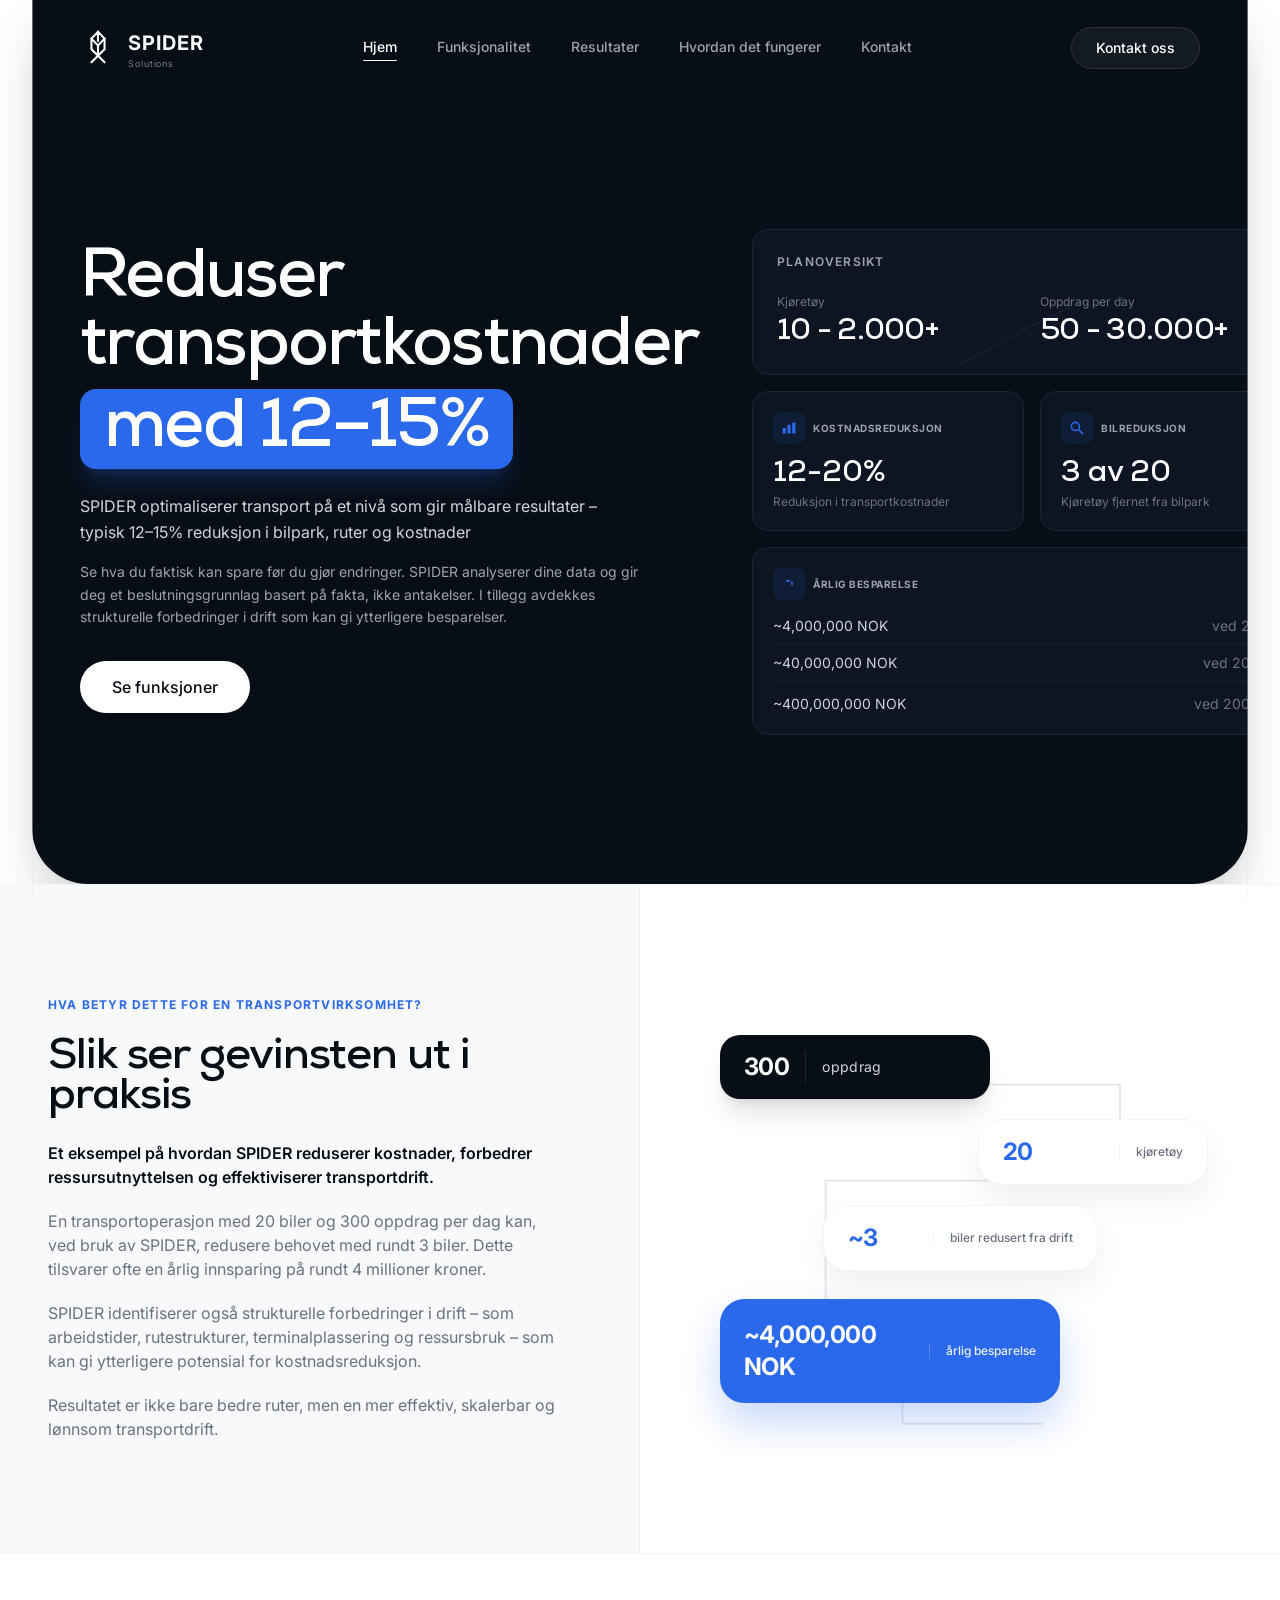
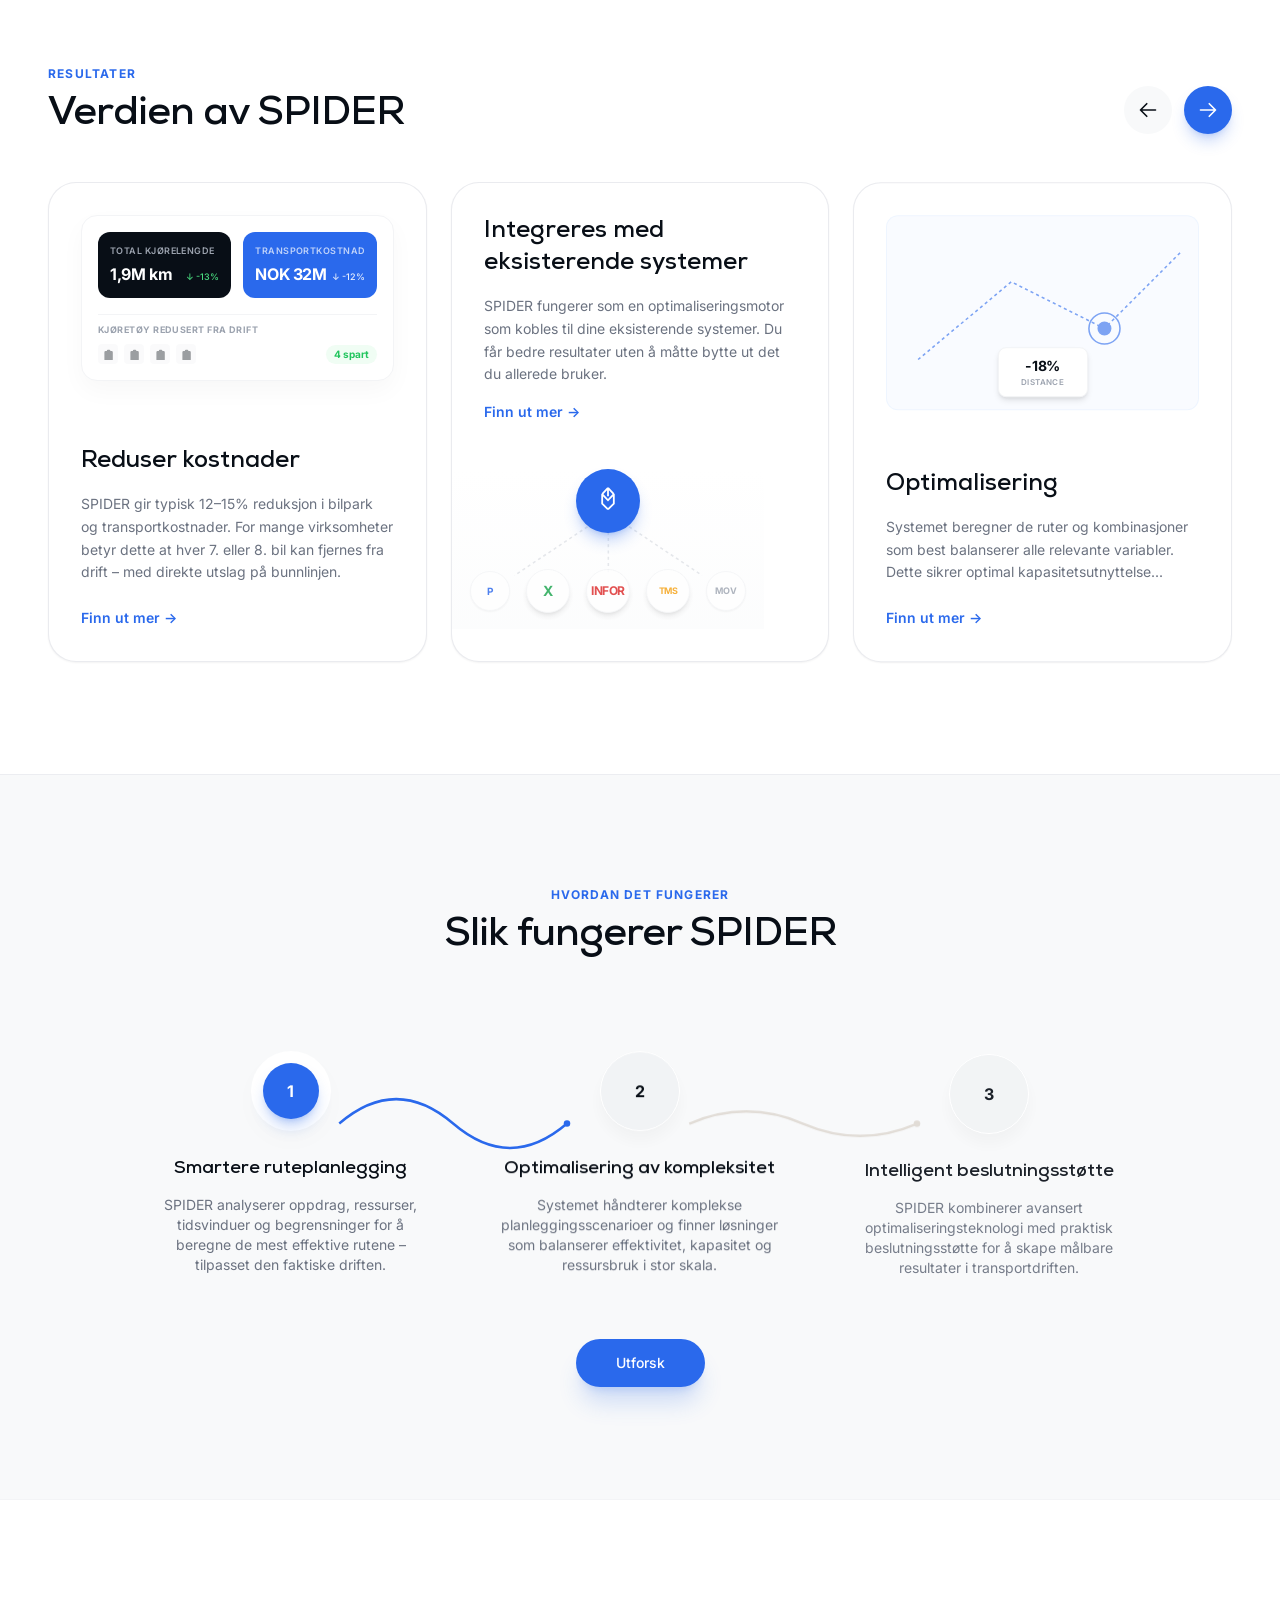
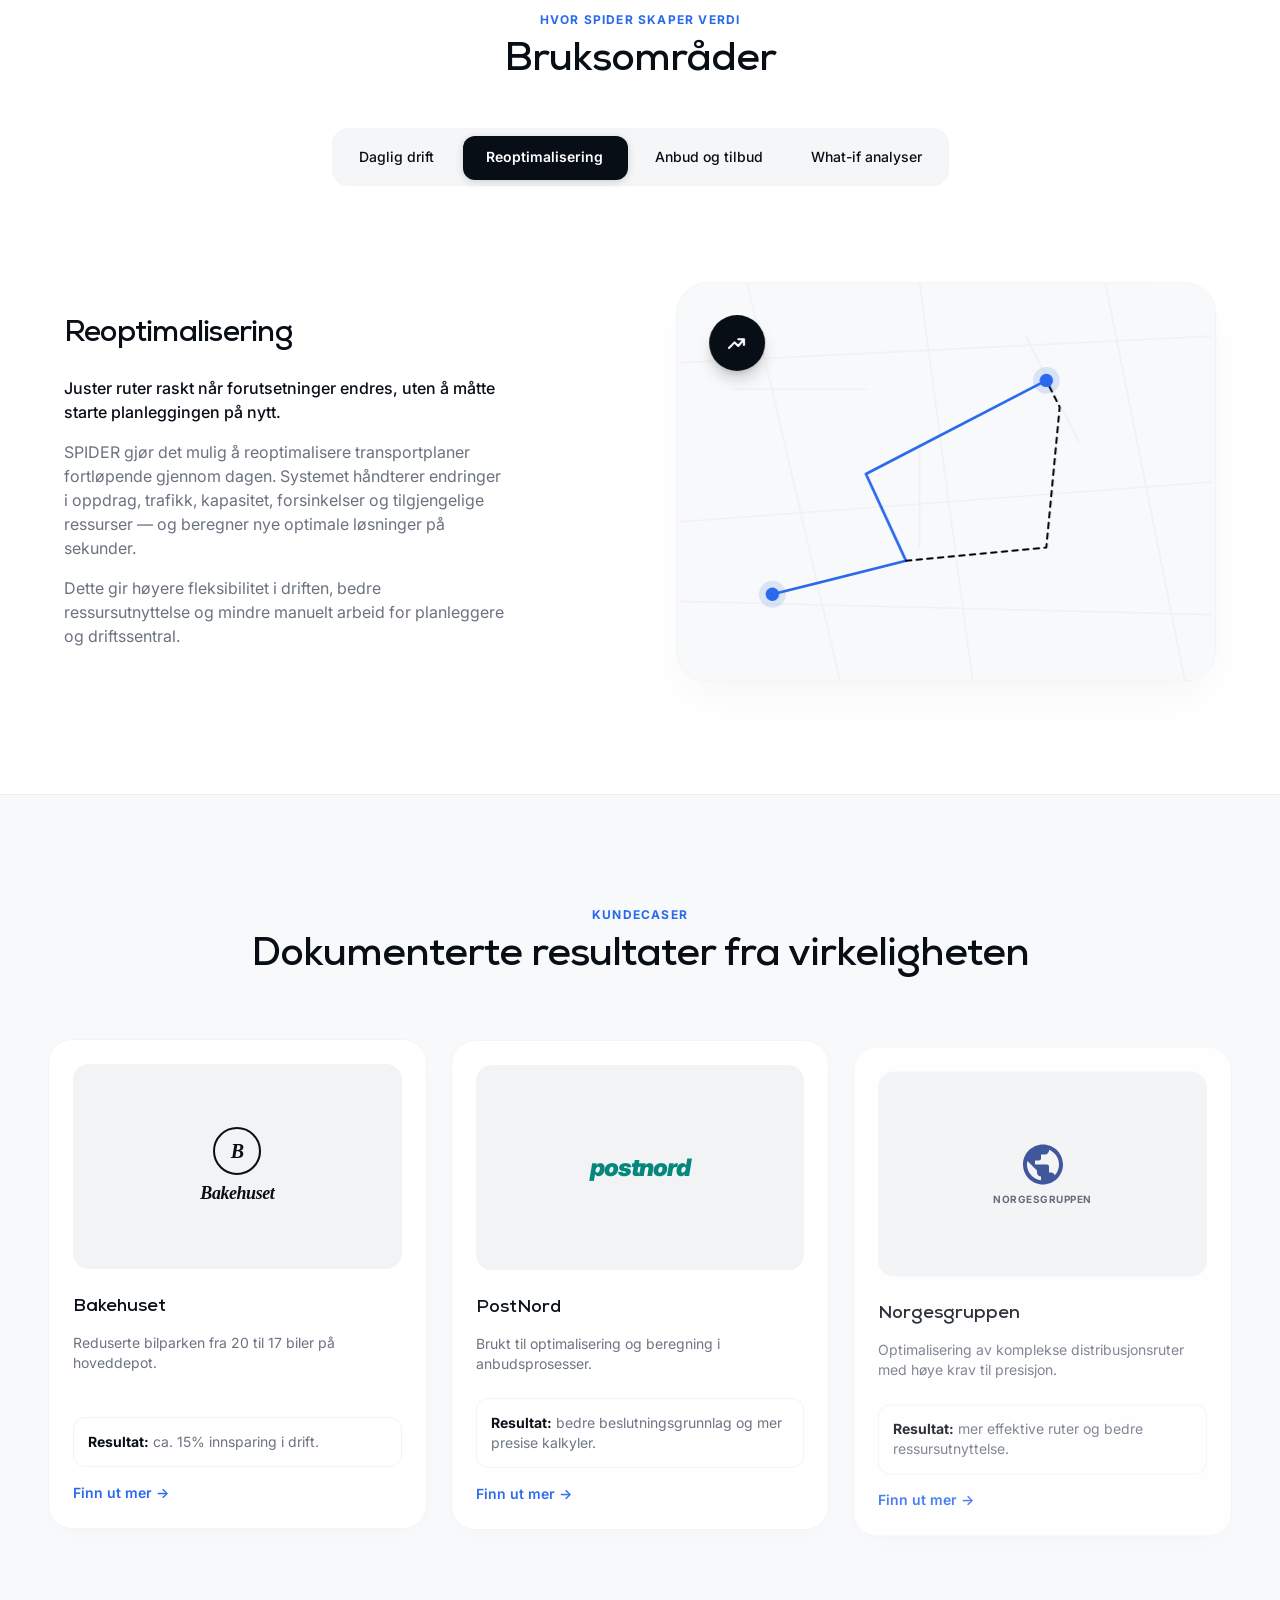
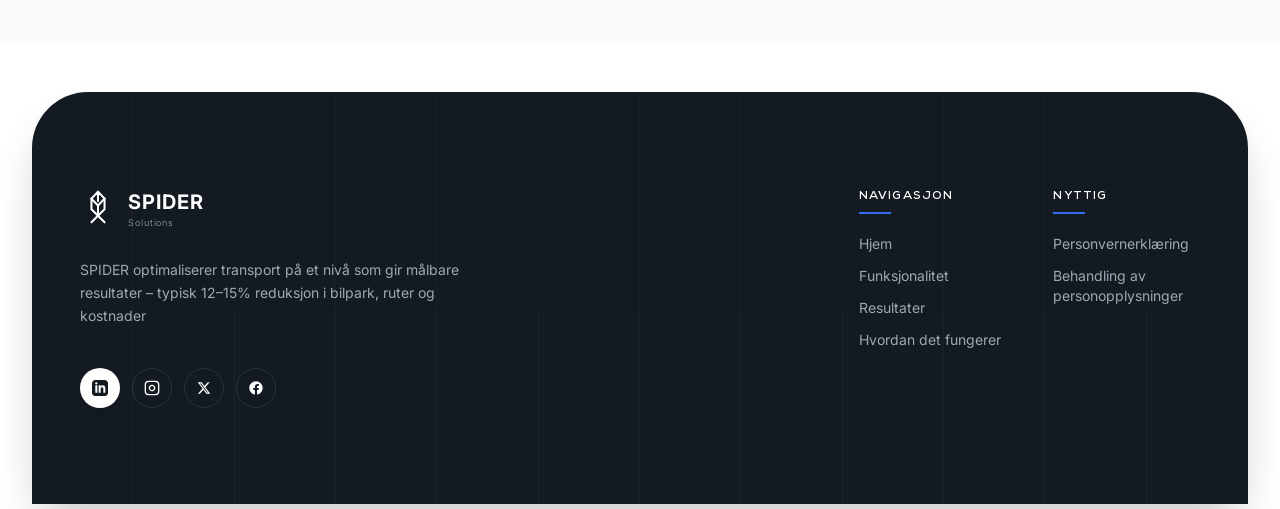
<file: index.html>
<!DOCTYPE html>
<html lang="no" class="scroll-smooth">
<head>
  <meta charset="UTF-8" />
  <meta name="viewport" content="width=device-width, initial-scale=1.0" />
  <title>SPIDER Transport — Reduser transportkostnader med 12–15%</title>
  <meta name="description" content="SPIDER optimaliserer transport på et nivå som gir målbare resultater – typisk 12–15% reduksjon i både ruter og kostnader." />

  <link rel="preconnect" href="https://fonts.googleapis.com" />
  <link rel="preconnect" href="https://fonts.gstatic.com" crossorigin />
  <link href="https://fonts.googleapis.com/css2?family=Inter:ital,opsz,wght@0,14..32,100..900;1,14..32,100..900" rel="stylesheet">

  <script src="assets/css/tailwind-cdn.3.4.17.min.js"></script>
  <script>
    tailwind.config = {
      theme: {
        extend: {
          fontFamily: {
            sans: ['Inter', 'sans-serif'],
            display: ['Nexa', 'sans-serif'],
          },
          colors: {
            spider: {
              bg: '#080E16',
              blue: '#2A69EC',
              card: '#0D1522',
              cardBorder: '#1A2638'
            }
          }
        }
      }
    }
  </script>

  <link href="/assets/css/main.css" rel="stylesheet" />
</head>

<!--
  Width system:
  - .site-wrap   → max-w-[1440px] mx-auto  (outer bound, matches global grid lines)
  - .site-inner  → max-w-[1280px] mx-auto px-6 lg:px-12  (content column, all sections use this)
  - The dark hero block and footer use max-w-[95%] for the dark rounded card effect only.
    Their inner content still uses .site-inner logic via the same px-6 lg:px-12 + max-w-7xl combo.
-->

<body class="text-spider-bg font-sans antialiased overflow-x-hidden selection:bg-spider-blue selection:text-white">

  <!-- Global Background Grid Lines — original 95% width, original opacity -->
  <div class="fixed inset-0 pointer-events-none z-40 max-w-[95%] mx-auto">
    <div class="w-full h-full flex justify-between border-l border-r border-gray-200/40"></div>
  </div>

  <!-- ═══════════════════════════════════════════
       DARK HERO CARD  (rounded bottom card)
  ═══════════════════════════════════════════ -->
  <div class="max-w-[95%] mx-auto bg-spider-bg rounded-b-[40px] lg:rounded-b-[56px] shadow-2xl overflow-hidden text-white">

    <!-- Header -->
  <header id="site-header" class="w-full z-50 bg-transparent relative">
        <div class="max-w-7xl mx-auto px-6 lg:px-12 h-24 flex items-center justify-between">

          <!-- Logo -->
          <a href="#" class="flex items-center gap-3 group relative z-50">
            <div class="w-9 h-9 text-white flex-shrink-0">
              <svg viewBox="0 0 44 44" fill="none" xmlns="http://www.w3.org/2000/svg" class="w-full h-full">
                <path d="M22 2L14 10.5M22 2L30 10.5M22 2V13.5" stroke="currentColor" stroke-width="2.5" stroke-linecap="round"/>
                <path d="M14 10.5L22 19L30 10.5" stroke="currentColor" stroke-width="2.5" stroke-linecap="round" stroke-linejoin="round"/>
                <path d="M14 10.5V23.5L22 31.5" stroke="currentColor" stroke-width="2.5" stroke-linecap="round" stroke-linejoin="round"/>
                <path d="M30 10.5V23.5L22 31.5" stroke="currentColor" stroke-width="2.5" stroke-linecap="round" stroke-linejoin="round"/>
                <path d="M22 19V31.5M22 31.5L14 39.5M22 31.5L30 39.5" stroke="currentColor" stroke-width="2.5" stroke-linecap="round"/>
              </svg>
            </div>
            <div class="flex flex-col leading-none">
              <span class="text-xl font-bold tracking-wider text-white">SPIDER</span>
              <span class="text-[9px] text-gray-400 tracking-widest font-light mt-0.5">Solutions</span>
            </div>
          </a>

          <!-- Desktop Navigation -->
          <nav class="hidden md:flex items-center gap-10">
            <a href="#" class="nav-link active text-sm font-medium text-white transition-colors">Hjem</a>
            <a href="funksjoner.html" class="nav-link text-sm font-medium text-gray-400 hover:text-white transition-colors">Funksjonalitet</a>
            <a href="resultater.html" class="nav-link text-sm font-medium text-gray-400 hover:text-white transition-colors">Resultater</a>
            <a href="hvordan-det-fungerer.html" class="nav-link text-sm font-medium text-gray-400 hover:text-white transition-colors">Hvordan det fungerer</a>
            <a href="kontakt.html" class="nav-link text-sm font-medium text-gray-400 hover:text-white transition-colors">Kontakt</a>
          </nav>

          <!-- Desktop CTA -->
          <div class="hidden md:flex items-center">
            <a href="#kontakt" class="btn-header-cta border border-white/10 bg-white/5 hover:bg-white/10 text-white text-sm font-medium px-6 py-2.5 rounded-full transition-all duration-200">
              Kontakt oss
            </a>
          </div>

          <!-- Mobile Menu Hamburger Button -->
          <button id="mobile-menu-toggle" class="md:hidden p-2 text-white hover:text-gray-300 focus:outline-none relative z-50" aria-label="Toggle meny">
            <svg id="hamburger-icon" class="w-6 h-6 transition-transform duration-200" fill="none" stroke="currentColor" stroke-width="2" viewBox="0 0 24 24">
              <path stroke-linecap="round" stroke-linejoin="round" d="M4 6h16M4 12h16M4 18h16"/>
            </svg>
            <svg id="close-icon" class="w-6 h-6 hidden transition-transform duration-200" fill="none" stroke="currentColor" stroke-width="2" viewBox="0 0 24 24">
              <path stroke-linecap="round" stroke-linejoin="round" d="M6 18L18 6M6 6l12 12"/>
            </svg>
          </button>

        </div>

        <!-- Mobile Full-Screen Overlay Navigation Drawer -->
        <div id="mobile-menu-drawer" class="fixed inset-0 bg-[#080E16]/98 backdrop-blur-md z-40 hidden flex-col justify-between px-6 pt-32 pb-10 transition-all duration-300">
          
          <!-- Navigation Links Stack -->
          <nav class="flex flex-col space-y-6 text-center">
            <a href="#" class="text-xl font-medium text-white transition-colors py-2">Hjem</a>
            <a href="funksjoner.html" class="text-xl font-medium text-gray-400 hover:text-white transition-colors py-2">Funksjonalitet</a>
            <a href="resultater.html" class="text-xl font-medium text-gray-400 hover:text-white transition-colors py-2">Resultater</a>
            <a href="hvordan-det-fungerer.html" class="text-xl font-medium text-gray-400 hover:text-white transition-colors py-2">Hvordan det fungerer</a>
            <a href="kontakt.html" class="text-xl font-medium text-gray-400 hover:text-white transition-colors py-2">Kontakt</a>
          </nav>

          <!-- Mobile Drawer CTA Button -->
          <div class="w-full pt-6 border-t border-white/10">
            <a href="#kontakt" class="mobile-nav-close block w-full text-center bg-spider-blue text-white text-base font-semibold py-4 rounded-xl shadow-lg shadow-spider-blue/20">
              Kontakt oss
            </a>
          </div>

        </div>
    </header>

    <!-- Hero -->
    <main class="max-w-7xl mx-auto px-6 lg:px-12 pt-4 pb-12 lg:pb-8">
      <section class="grid grid-cols-1 lg:grid-cols-12 gap-12 lg:gap-[7rem] items-center min-h-[calc(100vh-160px)]">

        <!-- Left copy -->
        <div class="lg:col-span-6 space-y-8">
          <div class="space-y-6">
            <h1 id="hero-title" class="text-5xl sm:text-6xl lg:text-[68px] font-bold tracking-tight text-white leading-[1.08]">
              Reduser <br class="hidden sm:inline">
              transportkostnader <br>
              <span class="inline-block mt-2 bg-spider-blue text-white px-6 py-1.5 rounded-2xl shadow-xl shadow-spider-blue/20">
                med 12–15%
              </span>
            </h1>

            <div id="hero-text-block" class="space-y-4 max-w-xl">
              <p class="text-base text-gray-300 leading-relaxed">
                SPIDER optimaliserer transport på et nivå som gir målbare resultater – typisk 12–15% reduksjon i bilpark, ruter og kostnader
              </p>
              <p class="text-sm text-gray-400 leading-relaxed">
                Se hva du faktisk kan spare før du gjør endringer. SPIDER analyserer dine data og gir deg et beslutningsgrunnlag basert på fakta, ikke antakelser. I tillegg avdekkes strukturelle forbedringer i drift som kan gi ytterligere besparelser.
              </p>
            </div>
          </div>

          <div id="hero-cta">
            <a href="#funksjoner" class="btn-sweep btn-sweep-dark inline-block bg-white text-spider-bg font-medium px-8 py-3.5 rounded-full text-base shadow-lg">
              <span>Se funksjoner</span>
            </a>
          </div>
        </div>

        <!-- Right dashboard -->
        <div id="hero-dashboard" class="lg:col-span-6 space-y-4">
          <div class="bg-spider-card border border-spider-cardBorder rounded-2xl p-6 relative overflow-hidden">
            <div class="flex justify-between items-center mb-6">
              <span class="text-xs font-semibold uppercase tracking-widest text-gray-400">Planoversikt</span>
              <div class="flex items-center gap-1.5 text-xs text-spider-blue font-medium">
                <span class="w-1.5 h-1.5 rounded-full bg-spider-blue animate-pulse"></span> Live
              </div>
            </div>
            <div class="grid grid-cols-2 gap-4 relative z-10">
              <div>
                <div class="text-xs text-gray-500 mb-1">Kjøretøy</div>
                <div class="font-display text-2xl sm:text-3xl font-bold tracking-tight text-white">10 - 2.000+</div>
              </div>
              <div>
                <div class="text-xs text-gray-500 mb-1">Oppdrag per day</div>
                <div class="font-display text-2xl sm:text-3xl font-bold tracking-tight text-white">50 - 30.000+</div>
              </div>
            </div>
            <div class="absolute inset-0 opacity-20 pointer-events-none mt-12 mix-blend-screen">
              <svg class="w-full h-full" viewBox="0 0 400 200" fill="none" stroke="#2A69EC" stroke-width="1.5">
                <path d="M10 150 L120 80 L250 140 L390 40" stroke-dasharray="4 4" />
                <path d="M50 180 L180 110 L300 50" />
              </svg>
            </div>
          </div>

          <div class="grid grid-cols-1 sm:grid-cols-2 gap-4">
            <div class="bg-spider-card border border-spider-cardBorder rounded-2xl p-5">
              <div class="flex items-center gap-2 mb-3">
                <div class="p-2 rounded-lg bg-spider-blue/10 text-spider-blue">
                  <svg class="w-4 h-4" fill="currentColor" viewBox="0 0 20 20"><path d="M2 11a1 1 0 011-1h2a1 1 0 011 1v5a1 1 0 01-1 1H3a1 1 0 01-1-1v-5zM8 7a1 1 0 011-1h2a1 1 0 011 1v9a1 1 0 01-1 1H9a1 1 0 01-1-1V7zM14 4a1 1 0 011-1h2a1 1 0 011 1v12a1 1 0 01-1 1h-2a1 1 0 01-1-1V4z"></path></svg>
                </div>
                <span class="text-[10px] uppercase font-bold tracking-wider text-gray-400">Kostnadsreduksjon</span>
              </div>
              <div class="font-display text-3xl font-bold text-white mb-0.5">12-20%</div>
              <div class="text-xs text-gray-500">Reduksjon i transportkostnader</div>
            </div>

            <div class="bg-spider-card border border-spider-cardBorder rounded-2xl p-5">
              <div class="flex items-center gap-2 mb-3">
                <div class="p-2 rounded-lg bg-spider-blue/10 text-spider-blue">
                  <svg class="w-4 h-4" fill="currentColor" viewBox="0 0 20 20"><path d="M8 4a4 4 0 100 8 4 4 0 000-8zM2 8a6 6 0 1110.89 3.476l4.817 4.817a1 1 0 01-1.414 1.414l-4.816-4.816A6 6 0 012 8z"></path></svg>
                </div>
                <span class="text-[10px] uppercase font-bold tracking-wider text-gray-400">Bilreduksjon</span>
              </div>
              <div class="font-display text-3xl font-bold text-white mb-0.5">3 av 20</div>
              <div class="text-xs text-gray-500">Kjøretøy fjernet fra bilpark</div>
            </div>
          </div>

          <div class="bg-spider-card border border-spider-cardBorder rounded-2xl p-5">
            <div class="flex items-center gap-2 mb-4">
              <div class="p-2 rounded-lg bg-spider-blue/10 text-spider-blue">
                <svg class="w-4 h-4" fill="currentColor" viewBox="0 0 20 20"><path d="M8.433 7.418c.554-.589 1.448-.589 2.002 0l.207.22 1.217-1.214-.207-.22a4.1 4.1 0 00-5.718 0l-.207.22 1.217 1.214.207-.22zM13.682 12.656a4.1 4.1 0 000-5.718l-.207-.22-1.217 1.214.207.22c.554.589.554 1.448 0 2.002l-.207.22 1.217 1.214.207-.22z"></path></svg>
              </div>
              <span class="text-[10px] uppercase font-bold tracking-wider text-gray-400">Årlig besparelse</span>
            </div>
            <div class="space-y-2 text-sm">
              <div class="flex justify-between border-b border-white/5 pb-2 text-gray-300">
                <span>~4,000,000 NOK</span> <span class="text-gray-500">ved 20 biler</span>
              </div>
              <div class="flex justify-between border-b border-white/5 pb-2 text-gray-300">
                <span>~40,000,000 NOK</span> <span class="text-gray-500">ved 200 biler</span>
              </div>
              <div class="flex justify-between pt-1 text-gray-300">
                <span>~400,000,000 NOK</span> <span class="text-gray-500">ved 2000 biler</span>
              </div>
            </div>
          </div>
        </div>

      </section>
    </main>
  </div>
  <!-- /DARK HERO CARD -->


  <!-- ═══════════════════════════════════════════
       SECTION 2 — Gevinst i praksis (split)
       Full-bleed background, inner content aligned
  ═══════════════════════════════════════════ -->
  <section class="border-t border-gray-100 grid grid-cols-1 lg:grid-cols-2 min-h-[640px]">

    <!-- Left panel: content flush-right to the vertical centre line (mirrors max-w-7xl left half) -->
    <div class="bg-[#F8F9FA] flex items-center justify-end border-b lg:border-b-0 lg:border-r border-gray-200/60">
      <div class="w-full max-w-[640px] px-6 lg:pr-16 xl:pr-20 lg:pl-12 py-20 lg:py-28 space-y-6">
        <span class="block text-xs font-bold tracking-widest text-spider-blue uppercase">
          Hva betyr dette for en transportvirksomhet?
        </span>
        <h2 class="section-heading text-3xl sm:text-4xl lg:text-[44px] font-bold tracking-tight text-spider-bg leading-[1.12]">
          Slik ser gevinsten ut i praksis
        </h2>
        <div class="space-y-5 text-gray-600 text-sm sm:text-base leading-relaxed">
          <p class="font-semibold text-spider-bg text-base">
            Et eksempel på hvordan SPIDER reduserer kostnader, forbedrer ressursutnyttelsen og effektiviserer transportdrift.
          </p>
          <p class="text-gray-500">
            En transportoperasjon med 20 biler og 300 oppdrag per dag kan, ved bruk av SPIDER, redusere behovet med rundt 3 biler. Dette tilsvarer ofte en årlig innsparing på rundt 4 millioner kroner.
          </p>
          <p class="text-gray-500">
            SPIDER identifiserer også strukturelle forbedringer i drift – som arbeidstider, rutestrukturer, terminalplassering og ressursbruk – som kan gi ytterligere potensial for kostnadsreduksjon.
          </p>
          <p class="text-gray-500">
            Resultatet er ikke bare bedre ruter, men en mer effektiv, skalerbar og lønnsom transportdrift.
          </p>
        </div>
      </div>
    </div>

    <!-- Right panel: content flush-left from the vertical centre line (mirrors max-w-7xl right half) -->
    <div class="bg-white flex items-center justify-start relative overflow-hidden">
      <div class="absolute inset-0 pointer-events-none z-0 hidden sm:block">
        <svg class="w-full h-full" viewBox="0 0 500 500" fill="none" xmlns="http://www.w3.org/2000/svg">
          <path d="M 180 145 L 375 145 L 375 220 L 145 220 L 145 315 L 205 315 L 205 410 L 315 410"
                stroke="#E5E7EB" stroke-width="1.5" fill="none" />
        </svg>
      </div>

      <div class="w-full max-w-[640px] px-6 lg:pl-16 xl:pl-20 lg:pr-12 py-20 lg:py-28 relative z-10">
        <div id="savings-cards" class="flex flex-col gap-5">
        <div class="savings-card w-full max-w-[270px] bg-spider-bg text-white rounded-[20px] p-4 pl-6 pr-8 flex items-center gap-4 shadow-xl shadow-spider-bg/10 self-start">
          <span class="text-2xl font-bold tracking-tight border-r border-white/10 pr-4">300</span>
          <span class="text-sm font-normal text-gray-300 tracking-wide">oppdrag</span>
        </div>
        <div class="savings-card w-full max-w-[230px] bg-white text-spider-bg rounded-[24px] p-4 px-6 flex items-center justify-between shadow-[0_15px_30px_rgba(0,0,0,0.06)] border border-gray-100 self-end mr-6">
          <span class="text-2xl font-bold text-spider-blue tracking-tight">20</span>
          <span class="text-xs font-medium text-gray-500 border-l border-gray-100 pl-4">kjøretøy</span>
        </div>
        <div class="savings-card w-full max-w-[275px] bg-white text-spider-bg rounded-[24px] p-4 px-6 flex items-center justify-between shadow-[0_15px_30px_rgba(0,0,0,0.06)] border border-gray-100 self-center -translate-x-4">
          <span class="text-2xl font-bold text-spider-blue tracking-tight">~3</span>
          <span class="text-xs font-medium text-gray-500 border-l border-gray-100 pl-4">biler redusert fra drift</span>
        </div>
        <div class="savings-card w-full max-w-[340px] bg-spider-blue text-white rounded-[24px] p-5 px-6 flex items-center justify-between shadow-[0_20px_40px_rgba(42,105,236,0.25)] self-start mt-2">
          <span class="text-xl sm:text-2xl font-bold tracking-tight">~4,000,000 NOK</span>
          <span class="text-xs font-medium text-white/90 border-l border-white/20 pl-4 whitespace-nowrap">årlig besparelse</span>
        </div>
        </div>
      </div>
    </div>
  </section>
  
  <section class="bg-white py-20 lg:py-28 border-t border-gray-100 overflow-hidden">
    <div class="max-w-7xl mx-auto px-6 lg:px-12">

      <div class="flex flex-col sm:flex-row sm:items-end justify-between gap-6 mb-12">
        <div class="space-y-3">
          <span class="block text-xs font-bold tracking-widest text-spider-blue uppercase">Resultater</span>
          <h2 class="section-heading text-3xl sm:text-4xl lg:text-[40px] font-bold tracking-tight text-spider-bg">
            Verdien av SPIDER
          </h2>
        </div>
        <div class="flex items-center gap-3">
          <button class="w-12 h-12 rounded-full bg-[#F8F9FA] text-spider-bg hover:bg-gray-100 flex items-center justify-center transition-colors focus:outline-none" aria-label="Forrige">
            <svg class="w-5 h-5" fill="none" stroke="currentColor" stroke-width="2" viewBox="0 0 24 24"><path stroke-linecap="round" stroke-linejoin="round" d="M10.5 19.5L3 12m0 0l7.5-7.5M3 12h18"/></svg>
          </button>
          <button class="w-12 h-12 rounded-full bg-spider-blue text-white hover:bg-opacity-90 flex items-center justify-center transition-colors shadow-lg shadow-spider-blue/25 focus:outline-none" aria-label="Neste">
            <svg class="w-5 h-5" fill="none" stroke="currentColor" stroke-width="2" viewBox="0 0 24 24"><path stroke-linecap="round" stroke-linejoin="round" d="M13.5 4.5L21 12m0 0l-7.5 7.5M21 12H3"/></svg>
          </button>
        </div>
      </div>

      <div class="grid grid-cols-1 md:grid-cols-2 lg:grid-cols-3 gap-6 items-stretch result-cards">

        <!-- Card 1 -->
        <div class="result-card bg-white border border-gray-200/80 rounded-[28px] p-8 flex flex-col justify-between shadow-sm min-h-[480px]">
          <div class="bg-white rounded-2xl border border-gray-100 p-4 shadow-[0_10px_25px_rgba(0,0,0,0.03)] space-y-4 mb-6">
            <div class="grid grid-cols-2 gap-3">
              <div class="bg-spider-bg text-white rounded-xl p-3">
                <div class="text-[9px] text-gray-400 uppercase font-semibold tracking-wider mb-1">Total kjørelengde</div>
                <div class="flex items-baseline justify-between">
                  <span class="text-base font-bold tracking-tight">1,9M km</span>
                  <span class="text-[9px] text-green-400 font-medium">↓ -13%</span>
                </div>
              </div>
              <div class="bg-spider-blue text-white rounded-xl p-3">
                <div class="text-[9px] text-white/70 uppercase font-semibold tracking-wider mb-1">Transportkostnad</div>
                <div class="flex items-baseline justify-between">
                  <span class="text-base font-bold tracking-tight">NOK 32M</span>
                  <span class="text-[9px] text-white/90 font-medium">↓ -12%</span>
                </div>
              </div>
            </div>
            <div class="pt-2 border-t border-gray-100">
              <div class="text-[9px] text-gray-400 uppercase font-bold tracking-wider mb-2">Kjøretøy redusert fra drift</div>
              <div class="flex items-center justify-between">
                <div class="flex gap-1.5 opacity-40">
                  <span class="bg-gray-100 p-1 rounded text-spider-bg"><svg class="w-3 h-3" fill="currentColor" viewBox="0 0 20 20"><path d="M8 5H6a2 2 0 00-2 2v12a2 2 0 002 2h10a2 2 0 002-2V7a2 2 0 00-2-2h-2M8 5a2 2 0 002 2h2a2 2 0 002-2M8 5a2 2 0 012-2h2a2 2 0 012 2"></path></svg></span>
                  <span class="bg-gray-100 p-1 rounded text-spider-bg"><svg class="w-3 h-3" fill="currentColor" viewBox="0 0 20 20"><path d="M8 5H6a2 2 0 00-2 2v12a2 2 0 002 2h10a2 2 0 002-2V7a2 2 0 00-2-2h-2M8 5a2 2 0 002 2h2a2 2 0 002-2M8 5a2 2 0 012-2h2a2 2 0 012 2"></path></svg></span>
                  <span class="bg-gray-100 p-1 rounded text-spider-bg"><svg class="w-3 h-3" fill="currentColor" viewBox="0 0 20 20"><path d="M8 5H6a2 2 0 00-2 2v12a2 2 0 002 2h10a2 2 0 002-2V7a2 2 0 00-2-2h-2M8 5a2 2 0 002 2h2a2 2 0 002-2M8 5a2 2 0 012-2h2a2 2 0 012 2"></path></svg></span>
                  <span class="bg-gray-100 p-1 rounded text-spider-bg"><svg class="w-3 h-3" fill="currentColor" viewBox="0 0 20 20"><path d="M8 5H6a2 2 0 00-2 2v12a2 2 0 002 2h10a2 2 0 002-2V7a2 2 0 00-2-2h-2M8 5a2 2 0 002 2h2a2 2 0 002-2M8 5a2 2 0 012-2h2a2 2 0 012 2"></path></svg></span>
                </div>
                <span class="text-[10px] text-green-500 font-bold bg-green-50 px-2 py-0.5 rounded-full">4 spart</span>
              </div>
            </div>
          </div>
          <div class="space-y-4">
            <h3 class="text-2xl font-bold text-spider-bg">Reduser kostnader</h3>
            <p class="text-sm text-gray-500 leading-relaxed">SPIDER gir typisk 12–15% reduksjon i bilpark og transportkostnader. For mange virksomheter betyr dette at hver 7. eller 8. bil kan fjernes fra drift – med direkte utslag på bunnlinjen.</p>
            <a href="#" class="link-arrow text-sm font-semibold text-spider-blue pt-2">Finn ut mer <span class="arrow">→</span></a>
          </div>
        </div>

        <!-- Card 2 -->
        <div class="result-card bg-white border border-gray-200/80 rounded-[28px] p-8 flex flex-col justify-between shadow-sm min-h-[480px] relative overflow-hidden">
          <div class="space-y-4 z-10 relative">
            <h3 class="text-2xl font-bold text-spider-bg pr-6">Integreres med eksisterende systemer</h3>
            <p class="text-sm text-gray-500 leading-relaxed">SPIDER fungerer som en optimaliseringsmotor som kobles til dine eksisterende systemer. Du får bedre resultater uten å måtte bytte ut det du allerede bruker.</p>
            <a href="#" class="link-arrow text-sm font-semibold text-spider-blue">Finn ut mer <span class="arrow">→</span></a>
          </div>
          <div class="w-full relative h-40 mt-6 -mx-8 bg-gradient-to-b from-transparent to-gray-50/50 flex flex-col items-center justify-end">
            <div class="absolute top-0 w-16 h-16 bg-spider-blue text-white rounded-full flex items-center justify-center shadow-lg shadow-spider-blue/30 z-20">
              <svg viewBox="0 0 44 44" fill="none" class="w-8 h-8" stroke="currentColor" stroke-width="2.5">
                <path d="M22 4L14 12.5M22 4L30 12.5M22 4V15.5 M14 12.5L22 21L30 12.5 M14 12.5V25.5L22 33.5 M30 12.5V25.5L22 33.5"/>
              </svg>
            </div>
            <div class="absolute inset-0 top-8 z-0">
              <svg class="w-full h-full" viewBox="0 0 300 100" fill="none" stroke="#E5E7EB" stroke-width="1.5" stroke-dasharray="3 3">
                <path d="M150 0 V60 M150 0 L60 60 M150 0 L240 60" />
              </svg>
            </div>
            <div class="w-full flex justify-center items-center gap-4 px-4 pb-4 relative z-10 overflow-hidden opacity-80">
              <div class="w-10 h-10 rounded-full bg-white shadow-sm border border-gray-100 flex items-center justify-center font-bold text-[10px] text-blue-600">P</div>
              <div class="w-11 h-11 rounded-full bg-white shadow-md border border-gray-100 flex items-center justify-center text-green-600 font-bold text-sm">X</div>
              <div class="w-11 h-11 rounded-full bg-white shadow-md border border-gray-100 flex items-center justify-center text-red-600 font-bold text-xs uppercase tracking-tighter">Infor</div>
              <div class="w-11 h-11 rounded-full bg-white shadow-md border border-gray-100 flex items-center justify-center text-amber-500 font-bold text-[9px] uppercase tracking-tighter">Tms</div>
              <div class="w-10 h-10 rounded-full bg-white shadow-sm border border-gray-100 flex items-center justify-center font-bold text-[9px] text-gray-400">MOV</div>
            </div>
          </div>
        </div>

        <!-- Card 3 -->
        <div class="result-card bg-white border border-gray-200/80 rounded-[28px] p-8 flex flex-col justify-between shadow-sm min-h-[480px] relative overflow-hidden">
          <div class="relative w-full aspect-[16/10] bg-blue-50/40 border border-blue-100/40 rounded-xl overflow-hidden mb-6">
            <svg class="absolute inset-0 w-full h-full opacity-60" viewBox="0 0 200 120" fill="none" stroke="#2A69EC" stroke-width="1">
              <path d="M20 90 L80 40 L140 70 L190 20" stroke-dasharray="2 2" />
              <circle cx="140" cy="70" r="4" fill="#2A69EC" />
              <circle cx="140" cy="70" r="10" stroke="#2A69EC" stroke-width="1" class="animate-ping" style="animation-duration: 3s;" />
            </svg>
            <div class="absolute bottom-3 left-1/2 -translate-x-1/2 bg-white rounded-lg p-2 px-4 shadow-md text-center border border-gray-100 min-w-[90px]">
              <div class="text-sm font-bold text-spider-bg tracking-tight">-18%</div>
              <div class="text-[8px] text-gray-400 uppercase font-semibold tracking-wider">Distance</div>
            </div>
          </div>
          <div class="space-y-4">
            <h3 class="text-2xl font-bold text-spider-bg">Optimalisering</h3>
            <p class="text-sm text-gray-500 leading-relaxed line-clamp-3">Systemet beregner de ruter og kombinasjoner som best balanserer alle relevante variabler. Dette sikrer optimal kapasitetsutnyttelse...</p>
            <a href="#" class="link-arrow text-sm font-semibold text-spider-blue pt-2">Finn ut mer <span class="arrow">→</span></a>
          </div>
        </div>

      </div>
    </div>
  </section>


  <!-- ═══════════════════════════════════════════
       SECTION 4 — Hvordan det fungerer
  ═══════════════════════════════════════════ -->
  <section class="bg-[#F8F9FA] py-20 lg:py-28 border-t border-gray-200/60">
    <div class="max-w-7xl mx-auto px-6 lg:px-12 text-center">

      <div class="space-y-3 mb-16 lg:mb-24">
        <span class="block text-xs font-bold tracking-widest text-spider-blue uppercase">Hvordan det fungerer</span>
        <h2 class="section-heading text-3xl sm:text-4xl lg:text-[40px] font-bold tracking-tight text-spider-bg">
          Slik fungerer SPIDER
        </h2>
      </div>

      <div class="process-steps grid grid-cols-1 md:grid-cols-3 gap-12 md:gap-6 relative max-w-5xl mx-auto items-start mb-16">

        <div class="process-step flex flex-col items-center relative group">
          <div class="relative w-20 h-20 mb-6 flex items-center justify-center rounded-full bg-white shadow-[0_10px_25px_rgba(0,0,0,0.02)]">
            <div class="w-14 h-14 bg-spider-blue text-white rounded-full flex items-center justify-center font-bold text-base shadow-lg shadow-spider-blue/30">1</div>
          </div>
          <div class="hidden md:block absolute top-10 left-[60%] w-[80%] pointer-events-none z-10">
            <svg class="w-full" viewBox="0 0 160 40" fill="none">
              <path d="M 10 20 Q 45 -10, 80 20 T 150 20" stroke="#2A69EC" stroke-width="1.5" fill="none" />
              <circle cx="150" cy="20" r="2" fill="#2A69EC" />
            </svg>
          </div>
          <div class="space-y-3 px-4">
            <h3 class="text-lg font-bold text-spider-bg">Smartere ruteplanlegging</h3>
            <p class="text-xs sm:text-sm text-gray-500 leading-relaxed max-w-[280px] mx-auto">SPIDER analyserer oppdrag, ressurser, tidsvinduer og begrensninger for å beregne de mest effektive rutene – tilpasset den faktiske driften.</p>
          </div>
        </div>

        <div class="process-step flex flex-col items-center relative group">
          <div class="w-20 h-20 mb-6 flex items-center justify-center rounded-full bg-[#F1F3F5] shadow-[0_10px_20px_rgba(0,0,0,0.04)] border border-white">
            <span class="text-base font-bold text-spider-bg">2</span>
          </div>
          <div class="hidden md:block absolute top-10 left-[60%] w-[80%] pointer-events-none z-10">
            <svg class="w-full" viewBox="0 0 160 40" fill="none">
              <path d="M 10 20 Q 45 5, 80 20 T 150 20" stroke="#E1DCD6" stroke-width="1.5" fill="none" />
              <circle cx="150" cy="20" r="2" fill="#E1DCD6" />
            </svg>
          </div>
          <div class="space-y-3 px-4">
            <h3 class="text-lg font-bold text-spider-bg">Optimalisering av kompleksitet</h3>
            <p class="text-xs sm:text-sm text-gray-500 leading-relaxed max-w-[280px] mx-auto">Systemet håndterer komplekse planleggingsscenarioer og finner løsninger som balanserer effektivitet, kapasitet og ressursbruk i stor skala.</p>
          </div>
        </div>

        <div class="process-step flex flex-col items-center relative">
          <div class="w-20 h-20 mb-6 flex items-center justify-center rounded-full bg-[#F1F3F5] shadow-[0_10px_20px_rgba(0,0,0,0.04)] border border-white">
            <span class="text-base font-bold text-spider-bg">3</span>
          </div>
          <div class="space-y-3 px-4">
            <h3 class="text-lg font-bold text-spider-bg">Intelligent beslutningsstøtte</h3>
            <p class="text-xs sm:text-sm text-gray-500 leading-relaxed max-w-[280px] mx-auto">SPIDER kombinerer avansert optimaliseringsteknologi med praktisk beslutningsstøtte for å skape målbare resultater i transportdriften.</p>
          </div>
        </div>

      </div>

      <div class="flex justify-center">
        <a href="#utforsk" class="btn-sweep btn-sweep-blue inline-block bg-spider-blue text-white font-medium px-10 py-3.5 rounded-full text-sm shadow-xl shadow-spider-blue/20">
          <span>Utforsk</span>
        </a>
      </div>

    </div>
  </section>


  <!-- ═══════════════════════════════════════════
       SECTION 5 — Bruksområder (tabs)
  ═══════════════════════════════════════════ -->
  <section class="bg-white py-20 lg:py-28 border-t border-gray-100">
    <div class="max-w-7xl mx-auto px-6 lg:px-12">

      <div class="text-center space-y-3 mb-12">
        <span class="block text-xs font-bold tracking-widest text-spider-blue uppercase">Hvor Spider skaper verdi</span>
        <h2 class="section-heading text-3xl sm:text-4xl lg:text-[40px] font-bold tracking-tight text-spider-bg">Bruksområder</h2>
      </div>

      <div class="flex justify-center mb-16 lg:mb-24">
        <div class="tab-bar bg-[#F1F3F5]/70 border border-gray-100 p-1.5 rounded-2xl flex flex-wrap items-center justify-center gap-1 sm:gap-2 max-w-3xl">
          <button class="tab-btn text-sm font-medium text-spider-bg px-5 py-3 rounded-xl" data-tab="daglig">Daglig drift</button>
          <button class="tab-btn tab-active text-sm px-6 py-3 rounded-xl" data-tab="reotp">Reoptimalisering</button>
          <button class="tab-btn text-sm font-medium text-spider-bg px-5 py-3 rounded-xl" data-tab="anbud">Anbud og tilbud</button>
          <button class="tab-btn text-sm font-medium text-spider-bg px-5 py-3 rounded-xl" data-tab="whatif">What-if analyser</button>
        </div>
      </div>

      <div class="grid grid-cols-1 lg:grid-cols-12 gap-12 lg:gap-16 items-center max-w-6xl mx-auto">

        <div class="tabs-copy lg:col-span-5 space-y-6 text-left">
          <h3 class="text-3xl font-bold text-spider-bg tracking-tight">Reoptimalisering</h3>
          <div class="space-y-4 text-gray-500 text-sm sm:text-base leading-relaxed">
            <p class="text-spider-bg font-medium">Juster ruter raskt når forutsetninger endres, uten å måtte starte planleggingen på nytt.</p>
            <p>SPIDER gjør det mulig å reoptimalisere transportplaner fortløpende gjennom dagen. Systemet håndterer endringer i oppdrag, trafikk, kapasitet, forsinkelser og tilgjengelige ressurser — og beregner nye optimale løsninger på sekunder.</p>
            <p>Dette gir høyere fleksibilitet i driften, bedre ressursutnyttelse og mindre manuelt arbeid for planleggere og driftssentral.</p>
          </div>
        </div>

        <div class="tabs-map lg:col-span-7 relative w-full flex justify-center lg:justify-end">
          <div class="w-full max-w-[540px] aspect-[4/3] sm:aspect-[1.35] bg-[#F8F9FA] rounded-[32px] p-6 border border-gray-100 shadow-[0_20px_50px_rgba(0,0,0,0.04)] relative overflow-hidden flex items-end">
            <div class="absolute inset-0 opacity-40 z-0">
              <svg class="w-full h-full" viewBox="0 0 400 300" stroke="#E5E7EB" stroke-width="1.2" fill="none">
                <line x1="50" y1="0" x2="120" y2="300" /><line x1="180" y1="0" x2="220" y2="300" />
                <line x1="320" y1="0" x2="380" y2="300" /><line x1="0" y1="60" x2="400" y2="40" />
                <line x1="0" y1="180" x2="400" y2="150" /><line x1="0" y1="240" x2="400" y2="250" />
                <path d="M40 80 H140 M180 120 V200 M260 40 L300 120" />
              </svg>
            </div>
            <div class="absolute top-8 left-8 w-14 h-14 rounded-full bg-spider-bg text-white flex items-center justify-center shadow-lg shadow-spider-bg/20 z-20">
              <svg class="w-5 h-5" fill="none" stroke="currentColor" stroke-width="2.5" viewBox="0 0 24 24"><path stroke-linecap="round" stroke-linejoin="round" d="M2.25 18L9 11.25l4.306 4.307L20.25 7.5M20.25 7.5H13.5M20.25 7.5v6.75"/></svg>
            </div>
            <div class="absolute inset-0 z-10 p-10 pt-16">
              <svg class="w-full h-full" viewBox="0 0 340 220" fill="none">
                <path d="M 40 185 L 140 160 L 110 95 L 245 25" stroke="#2A69EC" stroke-width="2" stroke-linecap="round" stroke-linejoin="round"/>
                <path d="M 140 160 L 245 150 L 255 45 L 245 25" stroke="#000000" stroke-width="1.5" stroke-dasharray="4 4" stroke-linecap="round" stroke-linejoin="round"/>
                <circle cx="40" cy="185" r="10" fill="#2A69EC" fill-opacity="0.15" />
                <circle cx="40" cy="185" r="5" fill="#2A69EC" />
                <circle cx="245" cy="25" r="10" fill="#2A69EC" fill-opacity="0.15" />
                <circle cx="245" cy="25" r="5" fill="#2A69EC" />
              </svg>
            </div>
          </div>
        </div>

      </div>
    </div>
  </section>


  <!-- ═══════════════════════════════════════════
       SECTION 6 — Kundecaser
  ═══════════════════════════════════════════ -->
  <section class="bg-[#F8F9FA] py-20 lg:py-28 border-t border-gray-200/60">
    <div class="max-w-7xl mx-auto px-6 lg:px-12 text-center">

      <div class="space-y-3 mb-16">
        <span class="block text-xs font-bold tracking-widest text-spider-blue uppercase">Kundecaser</span>
        <h2 class="section-heading text-3xl sm:text-4xl lg:text-[40px] font-bold tracking-tight text-spider-bg">
          Dokumenterte resultater<br class="sm:hidden"> fra virkeligheten
        </h2>
      </div>

      <div class="grid grid-cols-1 md:grid-cols-2 lg:grid-cols-3 gap-6 text-left items-stretch case-cards">

        <!-- Bakehuset -->
        <div class="case-card bg-white rounded-[24px] p-6 flex flex-col justify-between shadow-[0_10px_30px_rgba(0,0,0,0.02)] border border-gray-100 min-h-[460px]">
          <div>
            <div class="w-full aspect-[16/10] bg-[#F1F3F5] rounded-2xl flex items-center justify-center p-8 mb-6">
              <div class="flex flex-col items-center text-center text-spider-bg">
                <div class="w-12 h-12 rounded-full border-2 border-double border-spider-bg flex items-center justify-center font-serif font-bold text-xl mb-1 italic">B</div>
                <span class="font-serif italic font-bold tracking-tight text-lg">Bakehuset</span>
              </div>
            </div>
            <div class="space-y-3 mb-6">
              <h3 class="text-lg font-bold text-spider-bg">Bakehuset</h3>
              <p class="text-xs sm:text-sm text-gray-500 leading-relaxed">Reduserte bilparken fra 20 til 17 biler på hoveddepot.</p>
            </div>
          </div>
          <div class="space-y-4">
            <div class="bg-white border border-gray-100 rounded-xl p-3.5 text-xs sm:text-sm text-gray-500 leading-normal">
              <span class="font-bold text-spider-bg">Resultat:</span> ca. 15% innsparing i drift.
            </div>
            <a href="#" class="link-arrow text-xs sm:text-sm font-semibold text-spider-blue">Finn ut mer <span class="arrow text-sm">→</span></a>
          </div>
        </div>

        <!-- PostNord -->
        <div class="case-card bg-white rounded-[24px] p-6 flex flex-col justify-between shadow-[0_10px_30px_rgba(0,0,0,0.02)] border border-gray-100 min-h-[460px]">
          <div>
            <div class="w-full aspect-[16/10] bg-[#F1F3F5] rounded-2xl flex items-center justify-center p-8 mb-6">
              <span class="text-2xl font-black italic tracking-tighter text-[#00857A]">postnord</span>
            </div>
            <div class="space-y-3 mb-6">
              <h3 class="text-lg font-bold text-spider-bg">PostNord</h3>
              <p class="text-xs sm:text-sm text-gray-500 leading-relaxed">Brukt til optimalisering og beregning i anbudsprosesser.</p>
            </div>
          </div>
          <div class="space-y-4">
            <div class="bg-white border border-gray-100 rounded-xl p-3.5 text-xs sm:text-sm text-gray-500 leading-normal">
              <span class="font-bold text-spider-bg">Resultat:</span> bedre beslutningsgrunnlag og mer presise kalkyler.
            </div>
            <a href="#" class="link-arrow text-xs sm:text-sm font-semibold text-spider-blue">Finn ut mer <span class="arrow text-sm">→</span></a>
          </div>
        </div>

        <!-- Norgesgruppen -->
        <div class="case-card bg-white rounded-[24px] p-6 flex flex-col justify-between shadow-[0_10px_30px_rgba(0,0,0,0.02)] border border-gray-100 min-h-[460px]">
          <div>
            <div class="w-full aspect-[16/10] bg-[#F1F3F5] rounded-2xl flex items-center justify-center p-8 mb-6">
              <div class="flex flex-col items-center text-center text-[#1E3A8A]">
                <svg class="w-12 h-12 mb-1" viewBox="0 0 24 24" fill="currentColor"><path d="M12 2C6.48 2 2 6.48 2 12s4.48 10 10 10 10-4.48 10-10S17.52 2 12 2zm-1 17.93c-3.95-.49-7-3.85-7-7.93 0-.62.08-1.21.21-1.79L9 15v1c0 1.1.9 2 2 2v1.93zm6.9-2.53c-.26-.81-1-1.4-1.9-1.4h-1v-3c0-.55-.45-1-1-1h-6v-2h2c.55 0 1-.45 1-1V7h2c1.1 0 2-.9 2-2v-.41c2.93 1.19 5 4.06 5 7.41 0 2.08-.8 3.97-2.1 5.39z"/></svg>
                <span class="text-[10px] font-bold uppercase tracking-wider text-gray-600">NorgesGruppen</span>
              </div>
            </div>
            <div class="space-y-3 mb-6">
              <h3 class="text-lg font-bold text-spider-bg">Norgesgruppen</h3>
              <p class="text-xs sm:text-sm text-gray-500 leading-relaxed">Optimalisering av komplekse distribusjonsruter med høye krav til presisjon.</p>
            </div>
          </div>
          <div class="space-y-4">
            <div class="bg-white border border-gray-100 rounded-xl p-3.5 text-xs sm:text-sm text-gray-500 leading-normal">
              <span class="font-bold text-spider-bg">Resultat:</span> mer effektive ruter og bedre ressursutnyttelse.
            </div>
            <a href="#" class="link-arrow text-xs sm:text-sm font-semibold text-spider-blue">Finn ut mer <span class="arrow text-sm">→</span></a>
          </div>
        </div>

      </div>
    </div>
  </section>


  <!-- ═══════════════════════════════════════════
       FOOTER (rounded top dark card)
  ═══════════════════════════════════════════ -->
  <footer class="max-w-[95%] mx-auto bg-spider-bg rounded-t-[40px] lg:rounded-t-[56px] shadow-2xl overflow-hidden text-white mt-12">
    <div class="max-w-7xl mx-auto px-6 lg:px-12 py-16 lg:py-24 grid grid-cols-1 md:grid-cols-12 gap-12 items-start relative">

      <!-- Grid line accents -->
      <div class="absolute inset-0 grid grid-cols-4 sm:grid-cols-8 lg:grid-cols-12 pointer-events-none opacity-[0.03]">
        <div class="border-r border-white h-full"></div><div class="border-r border-white h-full"></div>
        <div class="border-r border-white h-full"></div><div class="border-r border-white h-full"></div>
        <div class="border-r border-white h-full"></div><div class="border-r border-white h-full"></div>
        <div class="border-r border-white h-full"></div><div class="border-r border-white h-full"></div>
        <div class="border-r border-white h-full"></div><div class="border-r border-white h-full"></div>
        <div class="border-r border-white h-full"></div>
      </div>

      <!-- Brand col -->
      <div class="md:col-span-5 space-y-8 relative z-10">
        <a href="#" class="flex items-center gap-3 group">
          <div class="w-9 h-9 text-white flex-shrink-0">
            <svg viewBox="0 0 44 44" fill="none" xmlns="http://www.w3.org/2000/svg" class="w-full h-full">
              <path d="M22 2L14 10.5M22 2L30 10.5M22 2V13.5" stroke="currentColor" stroke-width="2.5" stroke-linecap="round"/>
              <path d="M14 10.5L22 19L30 10.5" stroke="currentColor" stroke-width="2.5" stroke-linecap="round" stroke-linejoin="round"/>
              <path d="M14 10.5V23.5L22 31.5" stroke="currentColor" stroke-width="2.5" stroke-linecap="round" stroke-linejoin="round"/>
              <path d="M30 10.5V23.5L22 31.5" stroke="currentColor" stroke-width="2.5" stroke-linecap="round" stroke-linejoin="round"/>
              <path d="M22 19V31.5M22 31.5L14 39.5M22 31.5L30 39.5" stroke="currentColor" stroke-width="2.5" stroke-linecap="round"/>
            </svg>
          </div>
          <div class="flex flex-col leading-none">
            <span class="text-xl font-bold tracking-wider text-white">SPIDER</span>
            <span class="text-[9px] text-gray-400 tracking-widest font-light mt-0.5">Solutions</span>
          </div>
        </a>
        <p class="text-sm text-gray-400 leading-relaxed max-w-sm">
          SPIDER optimaliserer transport på et nivå som gir målbare resultater – typisk 12–15% reduksjon i bilpark, ruter og kostnader
        </p>
        <div class="flex items-center gap-3 pt-2">
          <a href="#" class="w-10 h-10 rounded-full bg-white text-spider-bg flex items-center justify-center transition-transform hover:scale-105 shadow-md" aria-label="LinkedIn">
            <svg class="w-4 h-4" fill="currentColor" viewBox="0 0 24 24"><path d="M19 0h-14c-2.761 0-5 2.239-5 5v14c0 2.761 2.239 5 5 5h14c2.762 0 5-2.239 5-5v-14c0-2.761-2.238-5-5-5zm-11 19h-3v-11h3v11zm-1.5-12.268c-.966 0-1.75-.79-1.75-1.764s.784-1.764 1.75-1.764 1.75.79 1.75 1.764-.783 1.764-1.75 1.764zm13.5 12.268h-3v-5.604c0-3.368-4-3.113-4 0v5.604h-3v-11h3v1.765c1.396-2.586 7-2.777 7 2.476v6.759z"/></svg>
          </a>
          <a href="#" class="w-10 h-10 rounded-full border border-white/10 text-white hover:bg-white/5 flex items-center justify-center transition-colors" aria-label="Instagram">
            <svg class="w-4 h-4" fill="none" stroke="currentColor" stroke-width="2" viewBox="0 0 24 24"><rect x="2" y="2" width="20" height="20" rx="5" ry="5"></rect><path d="M16 11.37A4 4 0 1 1 12.63 8 4 4 0 0 1 16 11.37z"></path><line x1="17.5" y1="6.5" x2="17.51" y2="6.5"></line></svg>
          </a>
          <a href="#" class="w-10 h-10 rounded-full border border-white/10 text-white hover:bg-white/5 flex items-center justify-center transition-colors" aria-label="X">
            <svg class="w-3.5 h-3.5" fill="currentColor" viewBox="0 0 24 24"><path d="M18.244 2.25h3.308l-7.227 8.26 8.502 11.24H16.17l-5.214-6.817L4.99 21.75H1.68l7.73-8.835L1.254 2.25H8.08l4.713 6.231zm-1.161 17.52h1.833L7.084 4.126H5.117z"/></svg>
          </a>
          <a href="#" class="w-10 h-10 rounded-full border border-white/10 text-white hover:bg-white/5 flex items-center justify-center transition-colors" aria-label="Facebook">
            <svg class="w-4 h-4" fill="currentColor" viewBox="0 0 24 24"><path d="M22 12c0-5.523-4.477-10-10-10S2 6.477 2 12c0 4.991 3.657 9.128 8.438 9.878v-6.987h-2.54V12h2.54V9.797c0-2.506 1.492-3.89 3.777-3.89 1.094 0 2.238.195 2.238.195v2.46h-1.26c-1.243 0-1.63.771-1.63 1.562V12h2.773l-.443 2.89h-2.33v6.988C18.343 21.128 22 16.991 22 12z"/></svg>
          </a>
        </div>
      </div>

      <div class="hidden lg:block lg:col-span-3"></div>

      <!-- Nav col -->
      <div class="md:col-span-3 lg:col-span-2 space-y-5 relative z-10">
        <div class="space-y-2">
          <h4 class="text-xs font-bold tracking-widest text-white uppercase">Navigasjon</h4>
          <div class="w-8 h-0.5 bg-spider-blue"></div>
        </div>
        <nav class="flex flex-col gap-3 text-sm text-gray-400">
          <a href="#" class="hover:text-white transition-colors">Hjem</a>
          <a href="#funksjonalitet" class="hover:text-white transition-colors">Funksjonalitet</a>
          <a href="#resultater" class="hover:text-white transition-colors">Resultater</a>
          <a href="#hvordan-det-fungerer" class="hover:text-white transition-colors">Hvordan det fungerer</a>
        </nav>
      </div>

      <!-- Utility col -->
      <div class="md:col-span-4 lg:col-span-2 space-y-5 relative z-10">
        <div class="space-y-2">
          <h4 class="text-xs font-bold tracking-widest text-white uppercase">Nyttig</h4>
          <div class="w-8 h-0.5 bg-spider-blue"></div>
        </div>
        <nav class="flex flex-col gap-3 text-sm text-gray-400">
          <a href="#personvern" class="hover:text-white transition-colors">Personvernerklæring</a>
          <a href="#behandling" class="hover:text-white transition-colors">Behandling av personopplysninger</a>
        </nav>
      </div>

    </div>
  </footer>

    <!-- GSAP + ScrollTrigger -->
  <script src="assets/js/gsap.min.js"></script>
  <script src="assets/js/ScrollTrigger.min.js"></script>
  
  <script src="assets/js/main.js"> </script>
</body>
</html>
</file>
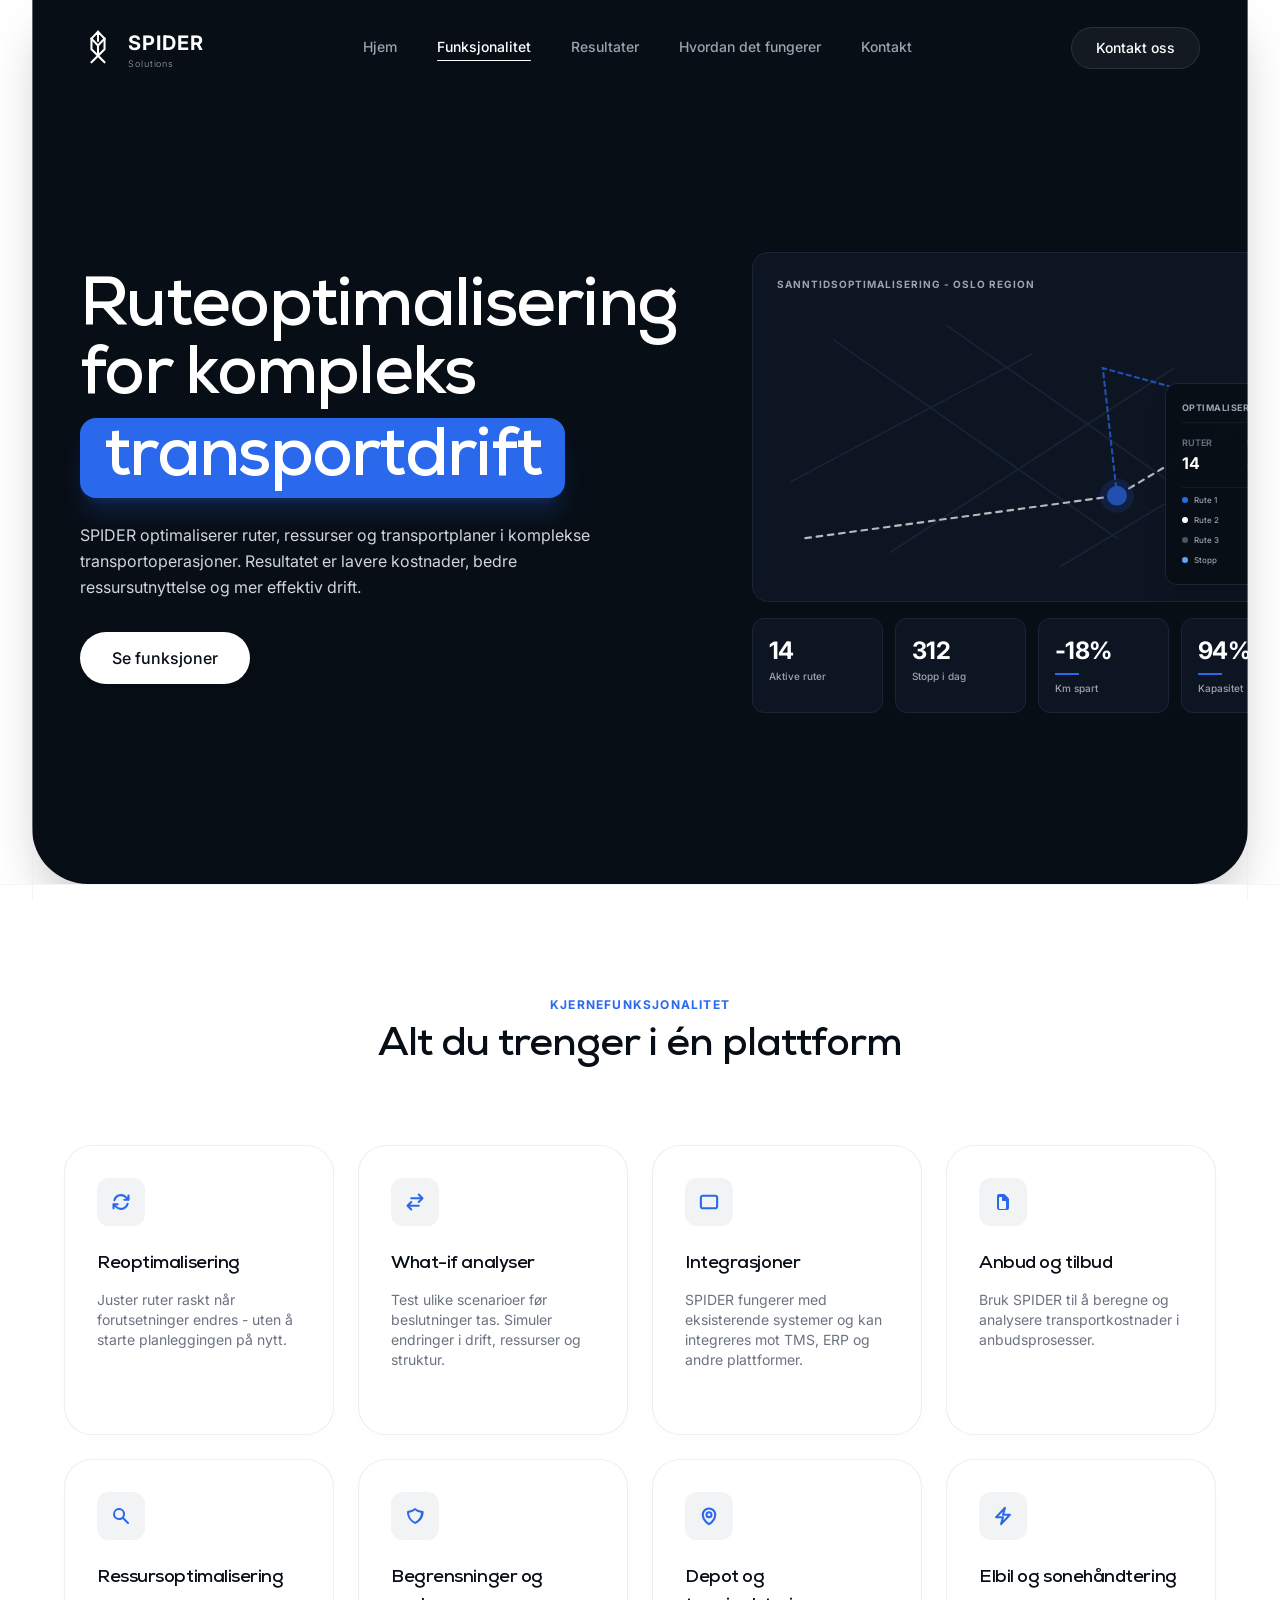
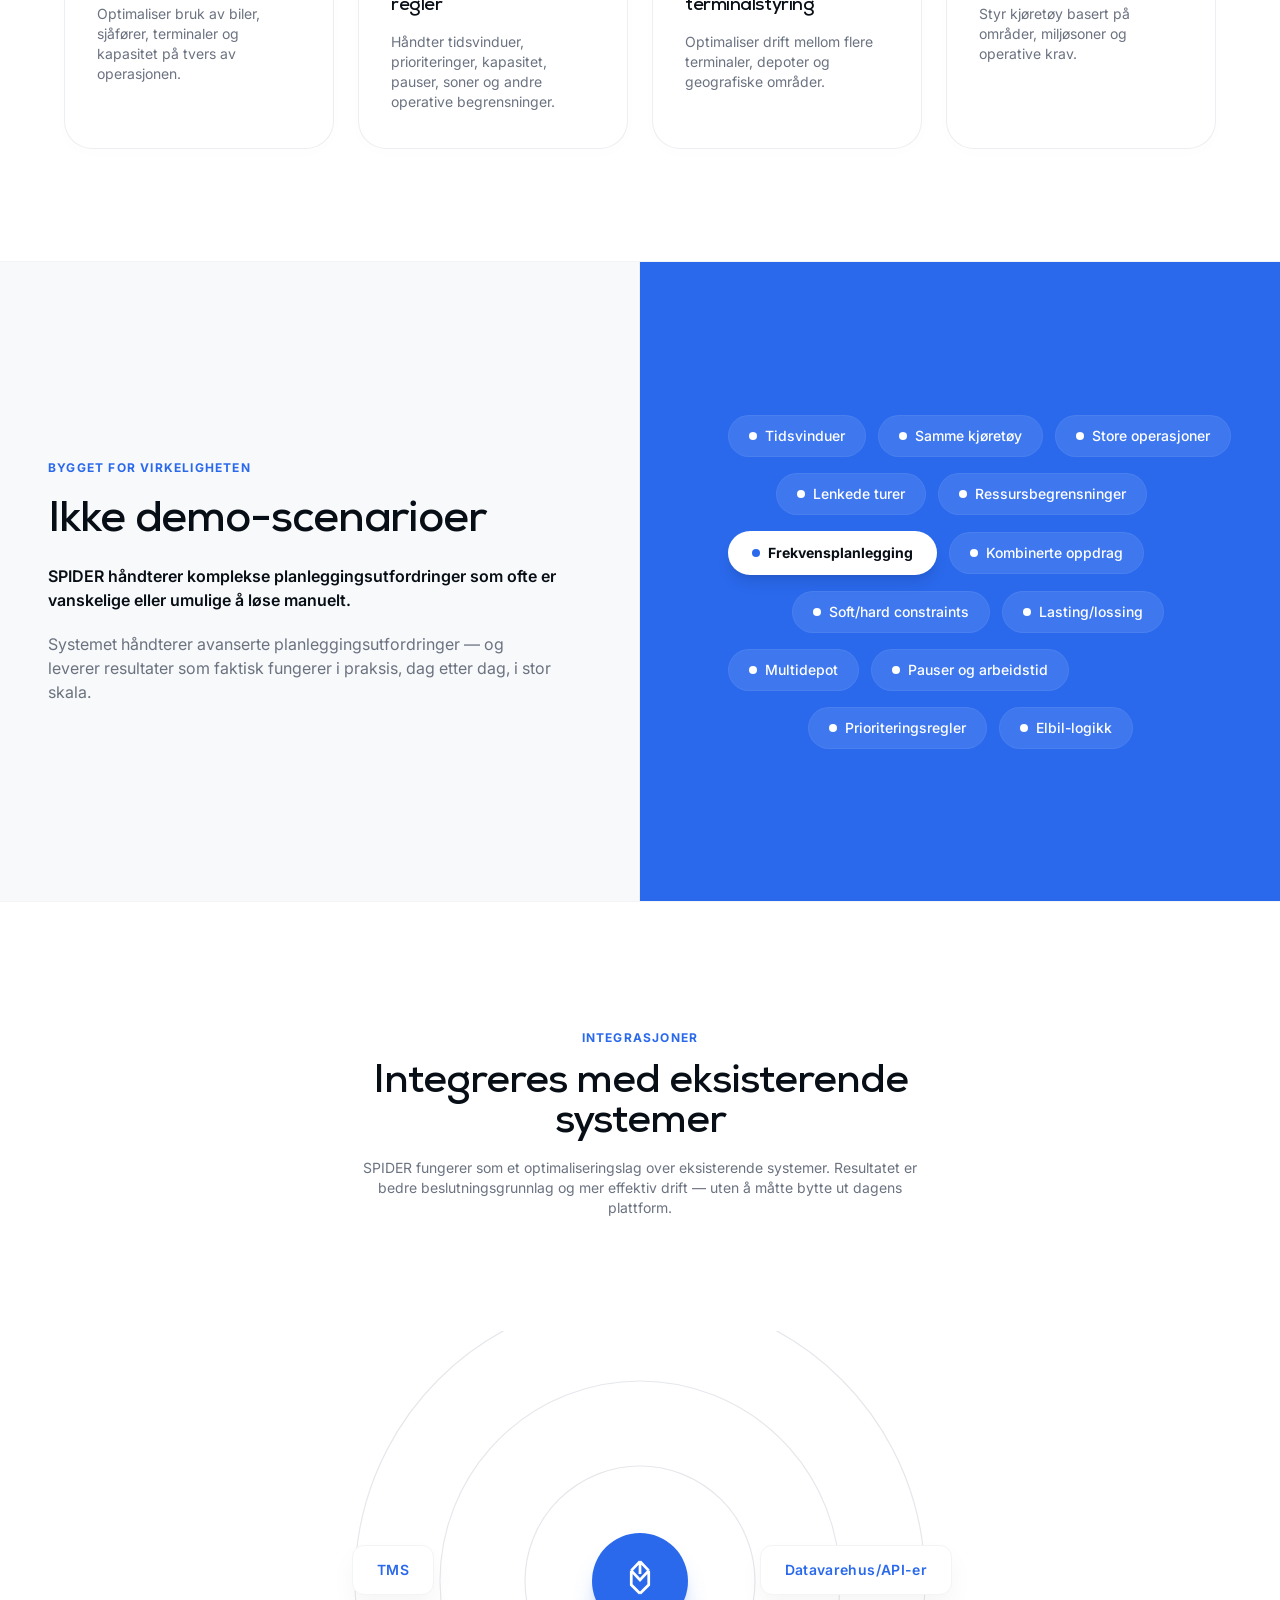
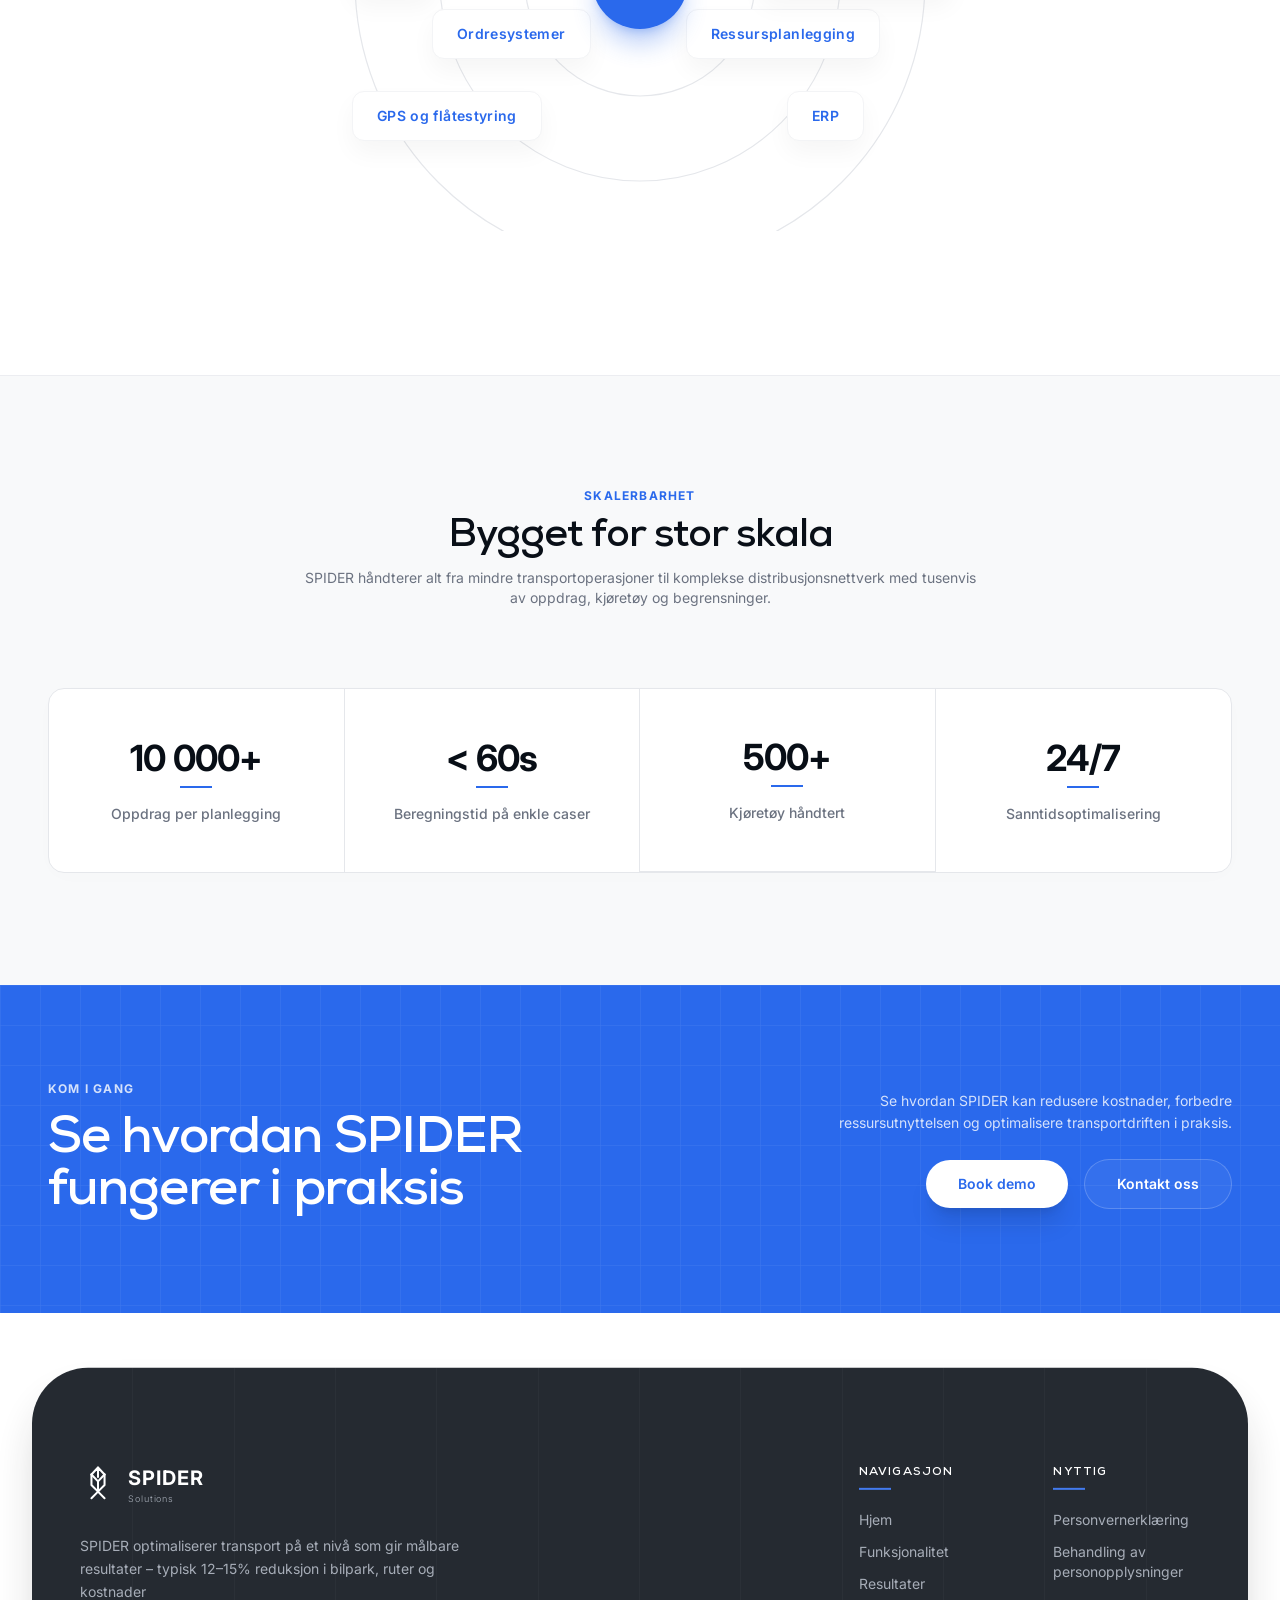
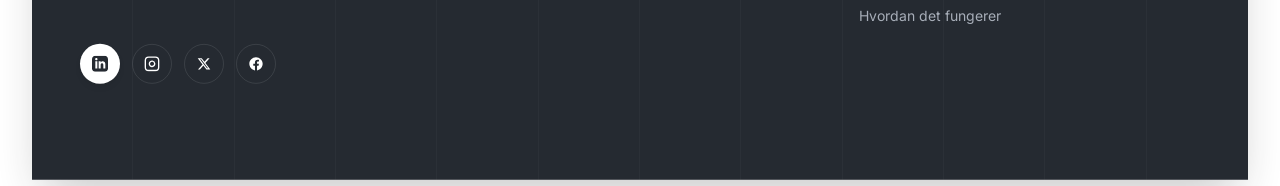
<file: funksjoner.html>
<!DOCTYPE html>
<html lang="no" class="scroll-smooth">
<head>
  <meta charset="UTF-8" />
  <meta name="viewport" content="width=device-width, initial-scale=1.0" />
  <title>Funksjonalitet — SPIDER Transport</title>
  <meta name="description" content="SPIDER optimaliserer ruter, ressurser og transportplaner i komplekse transportoperasjoner." />

  <link rel="preconnect" href="https://fonts.googleapis.com" />
  <link rel="preconnect" href="https://fonts.gstatic.com" crossorigin />
  <link href="https://fonts.googleapis.com/css2?family=Inter:ital,opsz,wght@0,14..32,100..900;1,14..32,100..900" rel="stylesheet">

  <script src="assets/css/tailwind-cdn.3.4.17.min.js"></script>
  <script>
    tailwind.config = {
      theme: {
        extend: {
          fontFamily: {
            sans: ['Inter', 'sans-serif'],
            display: ['Nexa', 'sans-serif'],
          },
          colors: {
            spider: {
              bg: '#080E16',
              blue: '#2A69EC',
              card: '#0D1522',
              cardBorder: '#1A2638'
            }
          }
        }
      }
    }
  </script>

  <link href="/assets/css/main.css" rel="stylesheet" />
</head>

<body class="text-spider-bg font-sans antialiased overflow-x-hidden selection:bg-spider-blue selection:text-white">

  <!-- Global Background Grid Lines — matches index.html exactly -->
  <div class="fixed inset-0 pointer-events-none z-40 max-w-[95%] mx-auto">
    <div class="w-full h-full flex justify-between border-l border-r border-gray-200/40"></div>
  </div>

  <!-- ═══════════════════════════════════════════
       DARK HERO CARD  (rounded bottom card)
       max-w-[95%] matches index.html exactly
  ═══════════════════════════════════════════ -->
  <div class="max-w-[95%] mx-auto bg-spider-bg rounded-b-[40px] lg:rounded-b-[56px] shadow-2xl overflow-hidden text-white">

    <!-- Header -->
    <header id="site-header" class="w-full z-50 bg-transparent relative">
      <div class="max-w-7xl mx-auto px-6 lg:px-12 h-24 flex items-center justify-between">

        <!-- Logo -->
        <a href="index.html" class="flex items-center gap-3 group relative z-50">
          <div class="w-9 h-9 text-white flex-shrink-0">
            <svg viewBox="0 0 44 44" fill="none" xmlns="http://www.w3.org/2000/svg" class="w-full h-full">
              <path d="M22 2L14 10.5M22 2L30 10.5M22 2V13.5" stroke="currentColor" stroke-width="2.5" stroke-linecap="round"/>
              <path d="M14 10.5L22 19L30 10.5" stroke="currentColor" stroke-width="2.5" stroke-linecap="round" stroke-linejoin="round"/>
              <path d="M14 10.5V23.5L22 31.5" stroke="currentColor" stroke-width="2.5" stroke-linecap="round" stroke-linejoin="round"/>
              <path d="M30 10.5V23.5L22 31.5" stroke="currentColor" stroke-width="2.5" stroke-linecap="round" stroke-linejoin="round"/>
              <path d="M22 19V31.5M22 31.5L14 39.5M22 31.5L30 39.5" stroke="currentColor" stroke-width="2.5" stroke-linecap="round"/>
            </svg>
          </div>
          <div class="flex flex-col leading-none">
            <span class="text-xl font-bold tracking-wider text-white">SPIDER</span>
            <span class="text-[9px] text-gray-400 tracking-widest font-light mt-0.5">Solutions</span>
          </div>
        </a>

        <!-- Desktop Navigation -->
        <nav class="hidden md:flex items-center gap-10">
          <a href="index.html" class="nav-link text-sm font-medium text-gray-400 hover:text-white transition-colors">Hjem</a>
          <a href="funksjoner.html" class="nav-link active text-sm font-medium text-white transition-colors">Funksjonalitet</a>
          <a href="resultater.html" class="nav-link text-sm font-medium text-gray-400 hover:text-white transition-colors">Resultater</a>
          <a href="hvordan-det-fungerer.html" class="nav-link text-sm font-medium text-gray-400 hover:text-white transition-colors">Hvordan det fungerer</a>
          <a href="kontakt.html" class="nav-link text-sm font-medium text-gray-400 hover:text-white transition-colors">Kontakt</a>
        </nav>

        <!-- Desktop CTA -->
        <div class="hidden md:flex items-center">
          <a href="#kontakt" class="btn-header-cta border border-white/10 bg-white/5 hover:bg-white/10 text-white text-sm font-medium px-6 py-2.5 rounded-full transition-all duration-200">
            Kontakt oss
          </a>
        </div>

        <!-- Mobile Menu Hamburger Button -->
        <button id="mobile-menu-toggle" class="md:hidden p-2 text-white hover:text-gray-300 focus:outline-none relative z-50" aria-label="Toggle meny">
          <svg id="hamburger-icon" class="w-6 h-6 transition-transform duration-200" fill="none" stroke="currentColor" stroke-width="2" viewBox="0 0 24 24">
            <path stroke-linecap="round" stroke-linejoin="round" d="M4 6h16M4 12h16M4 18h16"/>
          </svg>
          <svg id="close-icon" class="w-6 h-6 hidden transition-transform duration-200" fill="none" stroke="currentColor" stroke-width="2" viewBox="0 0 24 24">
            <path stroke-linecap="round" stroke-linejoin="round" d="M6 18L18 6M6 6l12 12"/>
          </svg>
        </button>

      </div>

      <!-- Mobile Full-Screen Overlay Navigation Drawer -->
      <div id="mobile-menu-drawer" class="fixed inset-0 bg-[#080E16]/98 backdrop-blur-md z-40 hidden flex-col justify-between px-6 pt-32 pb-10 transition-all duration-300">
        <nav class="flex flex-col space-y-6 text-center">
          <a href="index.html" class="text-xl font-medium text-gray-400 hover:text-white transition-colors py-2">Hjem</a>
          <a href="funksjoner.html" class="text-xl font-medium text-white transition-colors py-2">Funksjonalitet</a>
          <a href="resultater.html" class="text-xl font-medium text-gray-400 hover:text-white transition-colors py-2">Resultater</a>
          <a href="hvordan-det-fungerer.html" class="text-xl font-medium text-gray-400 hover:text-white transition-colors py-2">Hvordan det fungerer</a>
          <a href="kontakt.html" class="text-xl font-medium text-gray-400 hover:text-white transition-colors py-2">Kontakt</a>
        </nav>
        <div class="w-full pt-6 border-t border-white/10">
          <a href="#kontakt" class="mobile-nav-close block w-full text-center bg-spider-blue text-white text-base font-semibold py-4 rounded-xl shadow-lg shadow-spider-blue/20">
            Kontakt oss
          </a>
        </div>
      </div>
    </header>

    <!-- Hero — mirrors index.html structure exactly -->
    <main class="max-w-7xl mx-auto px-6 lg:px-12 pt-4 pb-12 lg:pb-8">
      <section class="grid grid-cols-1 lg:grid-cols-12 gap-12 lg:gap-[7rem] items-center min-h-[calc(100vh-160px)]">

        <!-- Left copy -->
        <div class="lg:col-span-6 space-y-8">
          <div class="space-y-6">
            <h1 id="hero-title" class="text-5xl sm:text-6xl lg:text-[68px] font-bold tracking-tight text-white leading-[1.08]">
              Ruteoptimalisering <br>
              for kompleks <br>
              <span class="inline-block mt-2 bg-spider-blue text-white px-6 py-1.5 rounded-2xl shadow-xl shadow-spider-blue/20">
                transportdrift
              </span>
            </h1>

            <div id="hero-text-block" class="space-y-4 max-w-xl">
              <p class="text-base text-gray-300 leading-relaxed">
                SPIDER optimaliserer ruter, ressurser og transportplaner i komplekse transportoperasjoner. Resultatet er lavere kostnader, bedre ressursutnyttelse og mer effektiv drift.
              </p>
            </div>
          </div>

          <div id="hero-cta">
            <a href="#funksjoner" class="btn-sweep btn-sweep-dark inline-block bg-white text-spider-bg font-medium px-8 py-3.5 rounded-full text-base shadow-lg">
              <span>Se funksjoner</span>
            </a>
          </div>
        </div>

        <!-- Right dashboard -->
        <div id="hero-dashboard" class="lg:col-span-6 space-y-4">

          <!-- Top Live Map Card -->
          <div class="bg-spider-card border border-spider-cardBorder rounded-2xl p-6 relative overflow-hidden aspect-[1.6]">
            <div class="flex justify-between items-center mb-4 relative z-20">
              <span class="text-[10px] font-bold uppercase tracking-widest text-gray-400">Sanntidsoptimalisering - Oslo Region</span>
              <div class="flex items-center gap-1.5 text-xs text-spider-blue font-medium">
                <span class="w-1.5 h-1.5 rounded-full bg-spider-blue animate-pulse"></span> Live
              </div>
            </div>
            <!-- Map SVG -->
            <div class="absolute inset-0 z-10 p-6 pt-12">
              <svg class="w-full h-full opacity-70" viewBox="0 0 360 180" fill="none" stroke-linecap="round">
                <path d="M10 120 L180 30 M80 170 L280 40 M200 180 L350 90" stroke="#1F2A3D" stroke-width="1.2" />
                <path d="M40 20 L240 160 M120 10 L320 150" stroke="#1F2A3D" stroke-width="1.2" />
                <path d="M20 160 L240 130 L340 70" stroke="#ffffff" stroke-width="1.5" stroke-dasharray="4 4" />
                <path d="M240 130 L230 40 L340 70" stroke="#2A69EC" stroke-width="1.5" stroke-dasharray="3 3" />
                <circle cx="240" cy="130" r="12" fill="#2A69EC" fill-opacity="0.2" />
                <circle cx="240" cy="130" r="7" fill="#2A69EC" />
              </svg>
            </div>
            <!-- Stats overlay -->
            <div class="absolute bottom-4 right-4 bg-[#080E16]/95 border border-spider-cardBorder rounded-xl p-4 min-w-[130px] z-20 text-xs space-y-3 shadow-xl backdrop-blur-sm">
              <span class="block text-[9px] font-bold uppercase tracking-wider text-gray-400 border-b border-white/5 pb-1.5">Optimalisering</span>
              <div class="flex justify-between gap-4">
                <div>
                  <div class="text-[9px] uppercase font-semibold text-gray-500">Ruter</div>
                  <div class="text-base font-bold tracking-tight">14</div>
                </div>
                <div>
                  <div class="text-[9px] uppercase font-semibold text-gray-500">Stopp</div>
                  <div class="text-base font-bold tracking-tight">312</div>
                </div>
              </div>
              <div class="space-y-1 text-[8px] font-medium text-gray-400 pt-1 border-t border-white/5">
                <div class="flex items-center gap-1.5"><span class="w-1.5 h-1.5 rounded-full bg-spider-blue"></span> Rute 1</div>
                <div class="flex items-center gap-1.5"><span class="w-1.5 h-1.5 rounded-full bg-white"></span> Rute 2</div>
                <div class="flex items-center gap-1.5"><span class="w-1.5 h-1.5 rounded-full bg-gray-600"></span> Rute 3</div>
                <div class="flex items-center gap-1.5"><span class="w-1.5 h-1.5 rounded-full bg-blue-400"></span> Stopp</div>
              </div>
            </div>
          </div>

          <!-- Bottom metric blocks -->
          <div class="grid grid-cols-2 sm:grid-cols-4 gap-3">
            <div class="bg-spider-card border border-spider-cardBorder rounded-xl p-4">
              <div class="text-2xl font-bold tracking-tight mb-0.5">14</div>
              <div class="text-[10px] font-medium text-gray-400">Aktive ruter</div>
            </div>
            <div class="bg-spider-card border border-spider-cardBorder rounded-xl p-4">
              <div class="text-2xl font-bold tracking-tight mb-0.5">312</div>
              <div class="text-[10px] font-medium text-gray-400">Stopp i dag</div>
            </div>
            <div class="bg-spider-card border border-spider-cardBorder rounded-xl p-4">
              <div class="text-2xl font-bold tracking-tight mb-0.5 text-white">-18%</div>
              <div class="w-6 h-0.5 bg-spider-blue my-1.5"></div>
              <div class="text-[10px] font-medium text-gray-400">Km spart</div>
            </div>
            <div class="bg-spider-card border border-spider-cardBorder rounded-xl p-4">
              <div class="text-2xl font-bold tracking-tight mb-0.5 text-white">94%</div>
              <div class="w-6 h-0.5 bg-spider-blue my-1.5"></div>
              <div class="text-[10px] font-medium text-gray-400">Kapasitet</div>
            </div>
          </div>

        </div>
      </section>
    </main>
  </div>
  <!-- /DARK HERO CARD -->


  <!-- ═══════════════════════════════════════════
       SECTION — Kjernefunksjonalitet (8-card grid)
  ═══════════════════════════════════════════ -->
  <section id="funksjoner" class="bg-white py-20 lg:py-28 border-t border-gray-100">
    <div class="max-w-7xl mx-auto px-6 lg:px-12 text-center">

      <div class="space-y-3 mb-16 lg:mb-20">
        <span class="block text-xs font-bold tracking-widest text-spider-blue uppercase">Kjernefunksjonalitet</span>
        <h2 class="section-heading text-3xl sm:text-4xl lg:text-[40px] font-bold tracking-tight text-spider-bg">
          Alt du trenger i én plattform
        </h2>
      </div>

      <div class="grid grid-cols-1 sm:grid-cols-2 lg:grid-cols-4 gap-6 text-left items-stretch max-w-6xl mx-auto feature-cards">

        <div class="feature-card bg-white border border-gray-200/70 rounded-[28px] p-6 sm:p-8 flex flex-col justify-start shadow-[0_4px_20px_rgba(0,0,0,0.01)] min-h-[290px]">
          <div class="w-12 h-12 rounded-xl bg-[#F1F3F5] text-spider-blue flex items-center justify-center mb-6">
            <svg class="w-5 h-5" fill="none" stroke="currentColor" stroke-width="2.5" viewBox="0 0 24 24"><path stroke-linecap="round" stroke-linejoin="round" d="M16.023 9.348h4.992v-.001M2.985 19.644v-4.992m0 0h4.992m-4.993 0l3.181 3.183a8.25 8.25 0 0013.803-3.7M4.031 9.865a8.25 8.25 0 0113.803-3.7l3.181 3.182m0-4.991v4.99"/></svg>
          </div>
          <div class="space-y-3">
            <h3 class="text-lg font-bold text-spider-bg tracking-tight">Reoptimalisering</h3>
            <p class="text-xs sm:text-sm text-gray-500 leading-relaxed">Juster ruter raskt når forutsetninger endres - uten å starte planleggingen på nytt.</p>
          </div>
        </div>

        <div class="feature-card bg-white border border-gray-200/70 rounded-[28px] p-6 sm:p-8 flex flex-col justify-start shadow-[0_4px_20px_rgba(0,0,0,0.01)] min-h-[290px]">
          <div class="w-12 h-12 rounded-xl bg-[#F1F3F5] text-spider-blue flex items-center justify-center mb-6">
            <svg class="w-5 h-5" fill="none" stroke="currentColor" stroke-width="2.5" viewBox="0 0 24 24"><path stroke-linecap="round" stroke-linejoin="round" d="M7.5 21L3 16.5m0 0L7.5 12M3 16.5h13.5m0-13.5L21 7.5m0 0L16.5 12M21 7.5H7.5"/></svg>
          </div>
          <div class="space-y-3">
            <h3 class="text-lg font-bold text-spider-bg tracking-tight">What-if analyser</h3>
            <p class="text-xs sm:text-sm text-gray-500 leading-relaxed">Test ulike scenarioer før beslutninger tas. Simuler endringer i drift, ressurser og struktur.</p>
          </div>
        </div>

        <div class="feature-card bg-white border border-gray-200/70 rounded-[28px] p-6 sm:p-8 flex flex-col justify-start shadow-[0_4px_20px_rgba(0,0,0,0.01)] min-h-[290px]">
          <div class="w-12 h-12 rounded-xl bg-[#F1F3F5] text-spider-blue flex items-center justify-center mb-6">
            <svg class="w-5 h-5" fill="none" stroke="currentColor" stroke-width="2.5" viewBox="0 0 24 24"><path stroke-linecap="round" stroke-linejoin="round" d="M4.5 19.5h15a2.25 2.25 0 002.25-2.25V6.75A2.25 2.25 0 0019.5 4.5h-15A2.25 2.25 0 002.25 6.75v10.5A2.25 2.25 0 004.5 19.5z"/></svg>
          </div>
          <div class="space-y-3">
            <h3 class="text-lg font-bold text-spider-bg tracking-tight">Integrasjoner</h3>
            <p class="text-xs sm:text-sm text-gray-500 leading-relaxed">SPIDER fungerer med eksisterende systemer og kan integreres mot TMS, ERP og andre plattformer.</p>
          </div>
        </div>

        <div class="feature-card bg-white border border-gray-200/70 rounded-[28px] p-6 sm:p-8 flex flex-col justify-start shadow-[0_4px_20px_rgba(0,0,0,0.01)] min-h-[290px]">
          <div class="w-12 h-12 rounded-xl bg-[#F1F3F5] text-spider-blue flex items-center justify-center mb-6">
            <svg class="w-5 h-5" fill="currentColor" viewBox="0 0 20 20"><path fill-rule="evenodd" d="M4 4a2 2 0 012-2h4.586A2 2 0 0112 2.586L15.414 6A2 2 0 0116 7.414V16a2 2 0 01-2 2H6a2 2 0 01-2-2V4zm2 2a1 1 0 011-1h2v3a1 1 0 001 1h3v7a1 1 0 01-1 1H7a1 1 0 01-1-1V6z" clip-rule="evenodd"></path></svg>
          </div>
          <div class="space-y-3">
            <h3 class="text-lg font-bold text-spider-bg tracking-tight">Anbud og tilbud</h3>
            <p class="text-xs sm:text-sm text-gray-500 leading-relaxed">Bruk SPIDER til å beregne og analysere transportkostnader i anbudsprosesser.</p>
          </div>
        </div>

        <div class="feature-card bg-white border border-gray-200/70 rounded-[28px] p-6 sm:p-8 flex flex-col justify-start shadow-[0_4px_20px_rgba(0,0,0,0.01)] min-h-[290px]">
          <div class="w-12 h-12 rounded-xl bg-[#F1F3F5] text-spider-blue flex items-center justify-center mb-6">
            <svg class="w-5 h-5" fill="currentColor" viewBox="0 0 20 20"><path d="M8 4a4 4 0 100 8 4 4 0 000-8zM2 8a6 6 0 1110.89 3.476l4.817 4.817a1 1 0 01-1.414 1.414l-4.816-4.816A6 6 0 012 8z"></path></svg>
          </div>
          <div class="space-y-3">
            <h3 class="text-lg font-bold text-spider-bg tracking-tight">Ressursoptimalisering</h3>
            <p class="text-xs sm:text-sm text-gray-500 leading-relaxed">Optimaliser bruk av biler, sjåfører, terminaler og kapasitet på tvers av operasjonen.</p>
          </div>
        </div>

        <div class="feature-card bg-white border border-gray-200/70 rounded-[28px] p-6 sm:p-8 flex flex-col justify-start shadow-[0_4px_20px_rgba(0,0,0,0.01)] min-h-[290px]">
          <div class="w-12 h-12 rounded-xl bg-[#F1F3F5] text-spider-blue flex items-center justify-center mb-6">
            <svg class="w-5 h-5" fill="currentColor" viewBox="0 0 20 20"><path fill-rule="evenodd" d="M2.166 4.999A11.954 11.954 0 0010 1.944a11.954 11.954 0 007.834 3.056 1 1 0 01.829.98c0 5.387-3.251 9.69-7.983 11.82a1 1 0 01-.832 0C5.251 15.671 2 11.368 2 5.98a1 1 0 01.829-.981zM10 4.283a8.956 8.956 0 01-5.914 2.454C4.15 10.744 6.55 14.155 10 15.823c3.45-1.668 5.85-5.079 5.914-9.086A8.956 8.956 0 0110 4.283z" clip-rule="evenodd"></path></svg>
          </div>
          <div class="space-y-3">
            <h3 class="text-lg font-bold text-spider-bg tracking-tight">Begrensninger og regler</h3>
            <p class="text-xs sm:text-sm text-gray-500 leading-relaxed">Håndter tidsvinduer, prioriteringer, kapasitet, pauser, soner og andre operative begrensninger.</p>
          </div>
        </div>

        <div class="feature-card bg-white border border-gray-200/70 rounded-[28px] p-6 sm:p-8 flex flex-col justify-start shadow-[0_4px_20px_rgba(0,0,0,0.01)] min-h-[290px]">
          <div class="w-12 h-12 rounded-xl bg-[#F1F3F5] text-spider-blue flex items-center justify-center mb-6">
            <svg class="w-5 h-5" fill="none" stroke="currentColor" stroke-width="2.5" viewBox="0 0 24 24"><path stroke-linecap="round" stroke-linejoin="round" d="M15 10.5a3 3 0 11-6 0 3 3 0 016 0z"/><path stroke-linecap="round" stroke-linejoin="round" d="M19.5 10.5c0 7.142-7.5 11.25-7.5 11.25s-7.5-4.108-7.5-11.25a7.5 7.5 0 1115 0z"/></svg>
          </div>
          <div class="space-y-3">
            <h3 class="text-lg font-bold text-spider-bg tracking-tight">Depot og terminalstyring</h3>
            <p class="text-xs sm:text-sm text-gray-500 leading-relaxed">Optimaliser drift mellom flere terminaler, depoter og geografiske områder.</p>
          </div>
        </div>

        <div class="feature-card bg-white border border-gray-200/70 rounded-[28px] p-6 sm:p-8 flex flex-col justify-start shadow-[0_4px_20px_rgba(0,0,0,0.01)] min-h-[290px]">
          <div class="w-12 h-12 rounded-xl bg-[#F1F3F5] text-spider-blue flex items-center justify-center mb-6">
            <svg class="w-5 h-5" fill="none" stroke="currentColor" stroke-width="2.5" viewBox="0 0 24 24"><path stroke-linecap="round" stroke-linejoin="round" d="M3.75 13.5l10.5-11.25L12 10.5h8.25L9.75 21.75 12 13.5H3.75z"/></svg>
          </div>
          <div class="space-y-3">
            <h3 class="text-lg font-bold text-spider-bg tracking-tight">Elbil og sonehåndtering</h3>
            <p class="text-xs sm:text-sm text-gray-500 leading-relaxed">Styr kjøretøy basert på områder, miljøsoner og operative krav.</p>
          </div>
        </div>

      </div>
    </div>
  </section>


  <!-- ═══════════════════════════════════════════
       SECTION — Ikke demo-scenarioer (split)
       Matches index.html section-2 split layout
  ═══════════════════════════════════════════ -->
  <section class="border-t border-gray-100 grid grid-cols-1 lg:grid-cols-2 min-h-[640px]">

    <!-- Left panel: flush-right to centre line -->
    <div class="bg-[#F8F9FA] flex items-center justify-end border-b lg:border-b-0 lg:border-r border-gray-200/60">
      <div class="w-full max-w-[640px] px-6 lg:pr-16 xl:pr-20 lg:pl-12 py-20 lg:py-28 space-y-6">
        <span class="block text-xs font-bold tracking-widest text-spider-blue uppercase">Bygget for virkeligheten</span>
        <h2 class="section-heading text-3xl sm:text-4xl lg:text-[44px] font-bold tracking-tight text-spider-bg leading-[1.12]">
          Ikke demo-scenarioer
        </h2>
        <div class="space-y-5 text-gray-500 text-sm sm:text-base leading-relaxed">
          <p class="font-semibold text-spider-bg text-base">
            SPIDER håndterer komplekse planleggingsutfordringer som ofte er vanskelige eller umulige å løse manuelt.
          </p>
          <p>
            Systemet håndterer avanserte planleggingsutfordringer — og leverer resultater som faktisk fungerer i praksis, dag etter dag, i stor skala.
          </p>
        </div>
      </div>
    </div>

    <!-- Right panel: flush-left from centre line — blue tag cloud -->
    <div class="bg-spider-blue px-6 py-20 lg:py-24 lg:px-12 flex items-center justify-start relative overflow-hidden">
      <div class="w-full max-w-xl flex flex-wrap gap-x-3 gap-y-4 items-center content-center pl-4 lg:pl-10 constraint-tags">
        <div class="constraint-tag inline-flex items-center gap-2 bg-white/10 text-white border border-white/5 text-sm font-medium px-5 py-2.5 rounded-full whitespace-nowrap">
          <span class="w-2 h-2 rounded-full bg-white"></span>Tidsvinduer
        </div>
        <div class="constraint-tag inline-flex items-center gap-2 bg-white/10 text-white border border-white/5 text-sm font-medium px-5 py-2.5 rounded-full whitespace-nowrap">
          <span class="w-2 h-2 rounded-full bg-white"></span>Samme kjøretøy
        </div>
        <div class="constraint-tag inline-flex items-center gap-2 bg-white/10 text-white border border-white/5 text-sm font-medium px-5 py-2.5 rounded-full whitespace-nowrap">
          <span class="w-2 h-2 rounded-full bg-white"></span>Store operasjoner
        </div>
        <div class="constraint-tag inline-flex items-center gap-2 bg-white/10 text-white border border-white/5 text-sm font-medium px-5 py-2.5 rounded-full whitespace-nowrap sm:ml-12">
          <span class="w-2 h-2 rounded-full bg-white"></span>Lenkede turer
        </div>
        <div class="constraint-tag inline-flex items-center gap-2 bg-white/10 text-white border border-white/5 text-sm font-medium px-5 py-2.5 rounded-full whitespace-nowrap">
          <span class="w-2 h-2 rounded-full bg-white"></span>Ressursbegrensninger
        </div>
        <div class="constraint-tag inline-flex items-center gap-2 bg-white text-spider-bg text-sm font-bold px-6 py-3 rounded-full whitespace-nowrap shadow-lg shadow-black/10">
          <span class="w-2 h-2 rounded-full bg-spider-blue"></span>Frekvensplanlegging
        </div>
        <div class="constraint-tag inline-flex items-center gap-2 bg-white/10 text-white border border-white/5 text-sm font-medium px-5 py-2.5 rounded-full whitespace-nowrap">
          <span class="w-2 h-2 rounded-full bg-white"></span>Kombinerte oppdrag
        </div>
        <div class="constraint-tag inline-flex items-center gap-2 bg-white/10 text-white border border-white/5 text-sm font-medium px-5 py-2.5 rounded-full whitespace-nowrap sm:ml-16">
          <span class="w-2 h-2 rounded-full bg-white"></span>Soft/hard constraints
        </div>
        <div class="constraint-tag inline-flex items-center gap-2 bg-white/10 text-white border border-white/5 text-sm font-medium px-5 py-2.5 rounded-full whitespace-nowrap">
          <span class="w-2 h-2 rounded-full bg-white"></span>Lasting/lossing
        </div>
        <div class="constraint-tag inline-flex items-center gap-2 bg-white/10 text-white border border-white/5 text-sm font-medium px-5 py-2.5 rounded-full whitespace-nowrap">
          <span class="w-2 h-2 rounded-full bg-white"></span>Multidepot
        </div>
        <div class="constraint-tag inline-flex items-center gap-2 bg-white/10 text-white border border-white/5 text-sm font-medium px-5 py-2.5 rounded-full whitespace-nowrap">
          <span class="w-2 h-2 rounded-full bg-white"></span>Pauser og arbeidstid
        </div>
        <div class="constraint-tag inline-flex items-center gap-2 bg-white/10 text-white border border-white/5 text-sm font-medium px-5 py-2.5 rounded-full whitespace-nowrap sm:ml-20">
          <span class="w-2 h-2 rounded-full bg-white"></span>Prioriteringsregler
        </div>
        <div class="constraint-tag inline-flex items-center gap-2 bg-white/10 text-white border border-white/5 text-sm font-medium px-5 py-2.5 rounded-full whitespace-nowrap">
          <span class="w-2 h-2 rounded-full bg-white"></span>Elbil-logikk
        </div>
      </div>
    </div>
  </section>


  <!-- ═══════════════════════════════════════════
       SECTION — Integrasjoner (orbital hub)
  ═══════════════════════════════════════════ -->
  <section class="bg-white py-20 lg:py-32 border-t border-gray-100 relative">
    <div class="max-w-7xl mx-auto px-6 lg:px-12 text-center">

      <div class="space-y-4 max-w-2xl mx-auto mb-16 lg:mb-24 relative z-20">
        <span class="block text-xs font-bold tracking-widest text-spider-blue uppercase">Integrasjoner</span>
        <h2 class="section-heading text-3xl sm:text-4xl lg:text-[40px] font-bold tracking-tight text-spider-bg leading-tight">
          Integreres med eksisterende systemer
        </h2>
        <p class="text-xs sm:text-sm text-gray-500 max-w-xl mx-auto leading-relaxed">
          SPIDER fungerer som et optimaliseringslag over eksisterende systemer. Resultatet er bedre beslutningsgrunnlag og mer effektiv drift — uten å måtte bytte ut dagens plattform.
        </p>
      </div>

      <div class="relative w-full max-w-[800px] mx-auto aspect-[4/3] sm:aspect-[1.5] flex items-center justify-center">

        <!-- Concentric orbit rings -->
        <div class="absolute inset-0 pointer-events-none hidden sm:flex items-center justify-center z-0">
          <svg class="w-full h-full max-h-[500px]" viewBox="0 0 800 500" fill="none">
            <circle cx="400" cy="250" r="115" stroke="#E5E7EB" stroke-width="1.2" />
            <circle cx="400" cy="250" r="200" stroke="#E5E7EB" stroke-width="1.2" />
            <circle cx="400" cy="250" r="285" stroke="#E5E7EB" stroke-width="1.2" />
          </svg>
        </div>

        <!-- Central Spider hub -->
        <div class="relative sm:absolute z-30 w-24 h-24 bg-spider-blue text-white rounded-full flex items-center justify-center shadow-xl shadow-spider-blue/30 sm:top-1/2 sm:left-1/2 sm:-translate-x-1/2 sm:-translate-y-1/2">
          <svg viewBox="0 0 44 44" fill="none" class="w-12 h-12" stroke="currentColor" stroke-width="2.5">
            <path d="M22 4L14 12.5M22 4L30 12.5M22 4V15.5 M14 12.5L22 21L30 12.5 M14 12.5V25.5L22 33.5 M30 12.5V25.5L22 33.5"/>
          </svg>
        </div>

        <!-- Integration pills -->
        <div class="grid grid-cols-2 gap-4 mt-8 sm:mt-0 sm:block absolute inset-0 z-20 pointer-events-none">
          <div class="pointer-events-auto bg-white rounded-xl py-3.5 px-6 shadow-[0_12px_24px_rgba(0,0,0,0.04)] border border-gray-100 text-spider-blue text-xs sm:text-sm font-semibold tracking-wide text-center whitespace-nowrap sm:absolute sm:top-[60%] sm:left-[24%] sm:-translate-y-1/2">
            Ordresystemer
          </div>
          <div class="pointer-events-auto bg-white rounded-xl py-3.5 px-6 shadow-[0_12px_24px_rgba(0,0,0,0.04)] border border-gray-100 text-spider-blue text-xs sm:text-sm font-semibold tracking-wide text-center whitespace-nowrap sm:absolute sm:top-[60%] sm:right-[20%] sm:-translate-y-1/2">
            Ressursplanlegging
          </div>
          <div class="pointer-events-auto bg-white rounded-xl py-3.5 px-6 shadow-[0_12px_24px_rgba(0,0,0,0.04)] border border-gray-100 text-spider-blue text-xs sm:text-sm font-semibold tracking-wide text-center whitespace-nowrap sm:absolute sm:top-[48%] sm:left-[14%] sm:-translate-y-1/2">
            TMS
          </div>
          <div class="pointer-events-auto bg-white rounded-xl py-3.5 px-6 shadow-[0_12px_24px_rgba(0,0,0,0.04)] border border-gray-100 text-spider-blue text-xs sm:text-sm font-semibold tracking-wide text-center whitespace-nowrap sm:absolute sm:top-[48%] sm:right-[11%] sm:-translate-y-1/2">
            Datavarehus/API-er
          </div>
          <div class="pointer-events-auto bg-white rounded-xl py-3.5 px-6 shadow-[0_12px_24px_rgba(0,0,0,0.04)] border border-gray-100 text-spider-blue text-xs sm:text-sm font-semibold tracking-wide text-center whitespace-nowrap sm:absolute sm:bottom-[20%] sm:left-[14%]">
            GPS og flåtestyring
          </div>
          <div class="pointer-events-auto bg-white rounded-xl py-3.5 px-6 shadow-[0_12px_24px_rgba(0,0,0,0.04)] border border-gray-100 text-spider-blue text-xs sm:text-sm font-semibold tracking-wide text-center whitespace-nowrap sm:absolute sm:bottom-[20%] sm:right-[22%]">
            ERP
          </div>
        </div>
      </div>
    </div>
  </section>


  <!-- ═══════════════════════════════════════════
       SECTION — Skalerbarhet (stats row)
  ═══════════════════════════════════════════ -->
  <section class="bg-[#F8F9FA] py-20 lg:py-28 border-t border-gray-200/60">
    <div class="max-w-7xl mx-auto px-6 lg:px-12 text-center">

      <div class="space-y-3 mb-16 lg:mb-20 max-w-2xl mx-auto">
        <span class="block text-xs font-bold tracking-widest text-spider-blue uppercase">Skalerbarhet</span>
        <h2 class="section-heading text-3xl sm:text-4xl lg:text-[40px] font-bold tracking-tight text-spider-bg">
          Bygget for stor skala
        </h2>
        <p class="text-xs sm:text-sm text-gray-500 leading-relaxed">
          SPIDER håndterer alt fra mindre transportoperasjoner til komplekse distribusjonsnettverk med tusenvis av oppdrag, kjøretøy og begrensninger.
        </p>
      </div>

      <div class="grid grid-cols-1 sm:grid-cols-2 lg:grid-cols-4 border border-gray-200 rounded-2xl bg-white overflow-hidden shadow-[0_4px_25px_rgba(0,0,0,0.01)] stat-blocks">
        <div class="stat-block p-8 lg:p-12 text-center flex flex-col items-center justify-center border-b sm:border-b-0 sm:border-r border-gray-200">
          <div class="text-3xl lg:text-4xl font-bold text-spider-bg tracking-tight mb-2">10 000+</div>
          <div class="w-8 h-0.5 bg-spider-blue mb-4"></div>
          <p class="text-xs sm:text-sm text-gray-500 font-medium">Oppdrag per planlegging</p>
        </div>
        <div class="stat-block p-8 lg:p-12 text-center flex flex-col items-center justify-center border-b sm:border-b-0 lg:border-b-0 lg:border-r border-gray-200">
          <div class="text-3xl lg:text-4xl font-bold text-spider-bg tracking-tight mb-2">&lt; 60s</div>
          <div class="w-8 h-0.5 bg-spider-blue mb-4"></div>
          <p class="text-xs sm:text-sm text-gray-500 font-medium">Beregningstid på enkle caser</p>
        </div>
        <div class="stat-block p-8 lg:p-12 text-center flex flex-col items-center justify-center border-b sm:border-r border-gray-200">
          <div class="text-3xl lg:text-4xl font-bold text-spider-bg tracking-tight mb-2">500+</div>
          <div class="w-8 h-0.5 bg-spider-blue mb-4"></div>
          <p class="text-xs sm:text-sm text-gray-500 font-medium">Kjøretøy håndtert</p>
        </div>
        <div class="stat-block p-8 lg:p-12 text-center flex flex-col items-center justify-center">
          <div class="text-3xl lg:text-4xl font-bold text-spider-bg tracking-tight mb-2">24/7</div>
          <div class="w-8 h-0.5 bg-spider-blue mb-4"></div>
          <p class="text-xs sm:text-sm text-gray-500 font-medium">Sanntidsoptimalisering</p>
        </div>
      </div>

    </div>
  </section>


  <!-- ═══════════════════════════════════════════
       SECTION — CTA Banner (spider-blue full bleed)
  ═══════════════════════════════════════════ -->
  <section class="bg-spider-blue text-white relative overflow-hidden">
    <div class="absolute inset-0 pointer-events-none z-0 opacity-10">
      <svg class="w-full h-full" width="100%" height="100%">
        <defs>
          <pattern id="cta-grid" width="40" height="40" patternUnits="userSpaceOnUse">
            <path d="M 40 0 L 0 0 0 40" fill="none" stroke="white" stroke-width="1"/>
          </pattern>
        </defs>
        <rect width="100%" height="100%" fill="url(#cta-grid)" />
      </svg>
    </div>
    <div class="max-w-7xl mx-auto px-6 lg:px-12 py-20 lg:py-24 relative z-10 grid grid-cols-1 lg:grid-cols-12 gap-8 lg:gap-12 items-center">
      <div class="lg:col-span-7 space-y-4 text-left">
        <span class="block text-xs font-bold tracking-widest text-white/80 uppercase">Kom i gang</span>
        <h2 class="text-4xl sm:text-5xl lg:text-[52px] font-bold tracking-tight text-white leading-[1.1]">
          Se hvordan SPIDER<br> fungerer i praksis
        </h2>
      </div>
      <div class="lg:col-span-5 space-y-6 lg:text-right flex flex-col items-start lg:items-end justify-center">
        <p class="text-sm text-white/80 max-w-md leading-relaxed text-left lg:text-right">
          Se hvordan SPIDER kan redusere kostnader, forbedre ressursutnyttelsen og optimalisere transportdriften i praksis.
        </p>
        <div class="flex flex-col sm:flex-row items-stretch sm:items-center gap-4 w-full sm:w-auto">
          <a href="#demo" class="btn-sweep btn-sweep-white bg-white text-spider-blue font-semibold text-center text-sm px-8 py-3.5 rounded-full shadow-xl shadow-black/10 whitespace-nowrap">
            <span>Book demo</span>
          </a>
          <a href="#kontakt" class="border border-white/20 bg-white/5 hover:bg-white/10 text-white font-semibold text-center text-sm px-8 py-3.5 rounded-full transition-colors whitespace-nowrap">
            Kontakt oss
          </a>
        </div>
      </div>
    </div>
  </section>


  <!-- ═══════════════════════════════════════════
       FOOTER (rounded top dark card)
       max-w-[95%] matches index.html exactly
  ═══════════════════════════════════════════ -->
  <footer class="max-w-[95%] mx-auto bg-spider-bg rounded-t-[40px] lg:rounded-t-[56px] shadow-2xl overflow-hidden text-white mt-12">
    <div class="max-w-7xl mx-auto px-6 lg:px-12 py-16 lg:py-24 grid grid-cols-1 md:grid-cols-12 gap-12 items-start relative">

      <!-- Grid line accents -->
      <div class="absolute inset-0 grid grid-cols-4 sm:grid-cols-8 lg:grid-cols-12 pointer-events-none opacity-[0.03]">
        <div class="border-r border-white h-full"></div><div class="border-r border-white h-full"></div>
        <div class="border-r border-white h-full"></div><div class="border-r border-white h-full"></div>
        <div class="border-r border-white h-full"></div><div class="border-r border-white h-full"></div>
        <div class="border-r border-white h-full"></div><div class="border-r border-white h-full"></div>
        <div class="border-r border-white h-full"></div><div class="border-r border-white h-full"></div>
        <div class="border-r border-white h-full"></div>
      </div>

      <!-- Brand col -->
      <div class="md:col-span-5 space-y-8 relative z-10">
        <a href="index.html" class="flex items-center gap-3 group">
          <div class="w-9 h-9 text-white flex-shrink-0">
            <svg viewBox="0 0 44 44" fill="none" xmlns="http://www.w3.org/2000/svg" class="w-full h-full">
              <path d="M22 2L14 10.5M22 2L30 10.5M22 2V13.5" stroke="currentColor" stroke-width="2.5" stroke-linecap="round"/>
              <path d="M14 10.5L22 19L30 10.5" stroke="currentColor" stroke-width="2.5" stroke-linecap="round" stroke-linejoin="round"/>
              <path d="M14 10.5V23.5L22 31.5" stroke="currentColor" stroke-width="2.5" stroke-linecap="round" stroke-linejoin="round"/>
              <path d="M30 10.5V23.5L22 31.5" stroke="currentColor" stroke-width="2.5" stroke-linecap="round" stroke-linejoin="round"/>
              <path d="M22 19V31.5M22 31.5L14 39.5M22 31.5L30 39.5" stroke="currentColor" stroke-width="2.5" stroke-linecap="round"/>
            </svg>
          </div>
          <div class="flex flex-col leading-none">
            <span class="text-xl font-bold tracking-wider text-white">SPIDER</span>
            <span class="text-[9px] text-gray-400 tracking-widest font-light mt-0.5">Solutions</span>
          </div>
        </a>
        <p class="text-sm text-gray-400 leading-relaxed max-w-sm">
          SPIDER optimaliserer transport på et nivå som gir målbare resultater – typisk 12–15% reduksjon i bilpark, ruter og kostnader
        </p>
        <div class="flex items-center gap-3 pt-2">
          <a href="#" class="w-10 h-10 rounded-full bg-white text-spider-bg flex items-center justify-center transition-transform hover:scale-105 shadow-md" aria-label="LinkedIn">
            <svg class="w-4 h-4" fill="currentColor" viewBox="0 0 24 24"><path d="M19 0h-14c-2.761 0-5 2.239-5 5v14c0 2.761 2.239 5 5 5h14c2.762 0 5-2.239 5-5v-14c0-2.761-2.238-5-5-5zm-11 19h-3v-11h3v11zm-1.5-12.268c-.966 0-1.75-.79-1.75-1.764s.784-1.764 1.75-1.764 1.75.79 1.75 1.764-.783 1.764-1.75 1.764zm13.5 12.268h-3v-5.604c0-3.368-4-3.113-4 0v5.604h-3v-11h3v1.765c1.396-2.586 7-2.777 7 2.476v6.759z"/></svg>
          </a>
          <a href="#" class="w-10 h-10 rounded-full border border-white/10 text-white hover:bg-white/5 flex items-center justify-center transition-colors" aria-label="Instagram">
            <svg class="w-4 h-4" fill="none" stroke="currentColor" stroke-width="2" viewBox="0 0 24 24"><rect x="2" y="2" width="20" height="20" rx="5" ry="5"></rect><path d="M16 11.37A4 4 0 1 1 12.63 8 4 4 0 0 1 16 11.37z"></path><line x1="17.5" y1="6.5" x2="17.51" y2="6.5"></line></svg>
          </a>
          <a href="#" class="w-10 h-10 rounded-full border border-white/10 text-white hover:bg-white/5 flex items-center justify-center transition-colors" aria-label="X">
            <svg class="w-3.5 h-3.5" fill="currentColor" viewBox="0 0 24 24"><path d="M18.244 2.25h3.308l-7.227 8.26 8.502 11.24H16.17l-5.214-6.817L4.99 21.75H1.68l7.73-8.835L1.254 2.25H8.08l4.713 6.231zm-1.161 17.52h1.833L7.084 4.126H5.117z"/></svg>
          </a>
          <a href="#" class="w-10 h-10 rounded-full border border-white/10 text-white hover:bg-white/5 flex items-center justify-center transition-colors" aria-label="Facebook">
            <svg class="w-4 h-4" fill="currentColor" viewBox="0 0 24 24"><path d="M22 12c0-5.523-4.477-10-10-10S2 6.477 2 12c0 4.991 3.657 9.128 8.438 9.878v-6.987h-2.54V12h2.54V9.797c0-2.506 1.492-3.89 3.777-3.89 1.094 0 2.238.195 2.238.195v2.46h-1.26c-1.243 0-1.63.771-1.63 1.562V12h2.773l-.443 2.89h-2.33v6.988C18.343 21.128 22 16.991 22 12z"/></svg>
          </a>
        </div>
      </div>

      <div class="hidden lg:block lg:col-span-3"></div>

      <!-- Nav col -->
      <div class="md:col-span-3 lg:col-span-2 space-y-5 relative z-10">
        <div class="space-y-2">
          <h4 class="text-xs font-bold tracking-widest text-white uppercase">Navigasjon</h4>
          <div class="w-8 h-0.5 bg-spider-blue"></div>
        </div>
        <nav class="flex flex-col gap-3 text-sm text-gray-400">
          <a href="index.html" class="hover:text-white transition-colors">Hjem</a>
          <a href="funksjoner.html" class="hover:text-white transition-colors">Funksjonalitet</a>
          <a href="resultater.html" class="hover:text-white transition-colors">Resultater</a>
          <a href="hvordan-det-fungerer.html" class="hover:text-white transition-colors">Hvordan det fungerer</a>
        </nav>
      </div>

      <!-- Utility col -->
      <div class="md:col-span-4 lg:col-span-2 space-y-5 relative z-10">
        <div class="space-y-2">
          <h4 class="text-xs font-bold tracking-widest text-white uppercase">Nyttig</h4>
          <div class="w-8 h-0.5 bg-spider-blue"></div>
        </div>
        <nav class="flex flex-col gap-3 text-sm text-gray-400">
          <a href="#personvern" class="hover:text-white transition-colors">Personvernerklæring</a>
          <a href="#behandling" class="hover:text-white transition-colors">Behandling av personopplysninger</a>
        </nav>
      </div>

    </div>
  </footer>

  <!-- GSAP + ScrollTrigger — same as index.html -->
  <script src="assets/js/gsap.min.js"></script>
  <script src="assets/js/ScrollTrigger.min.js"></script>
  <script src="assets/js/main.js"></script>

</body>
</html>
</file>
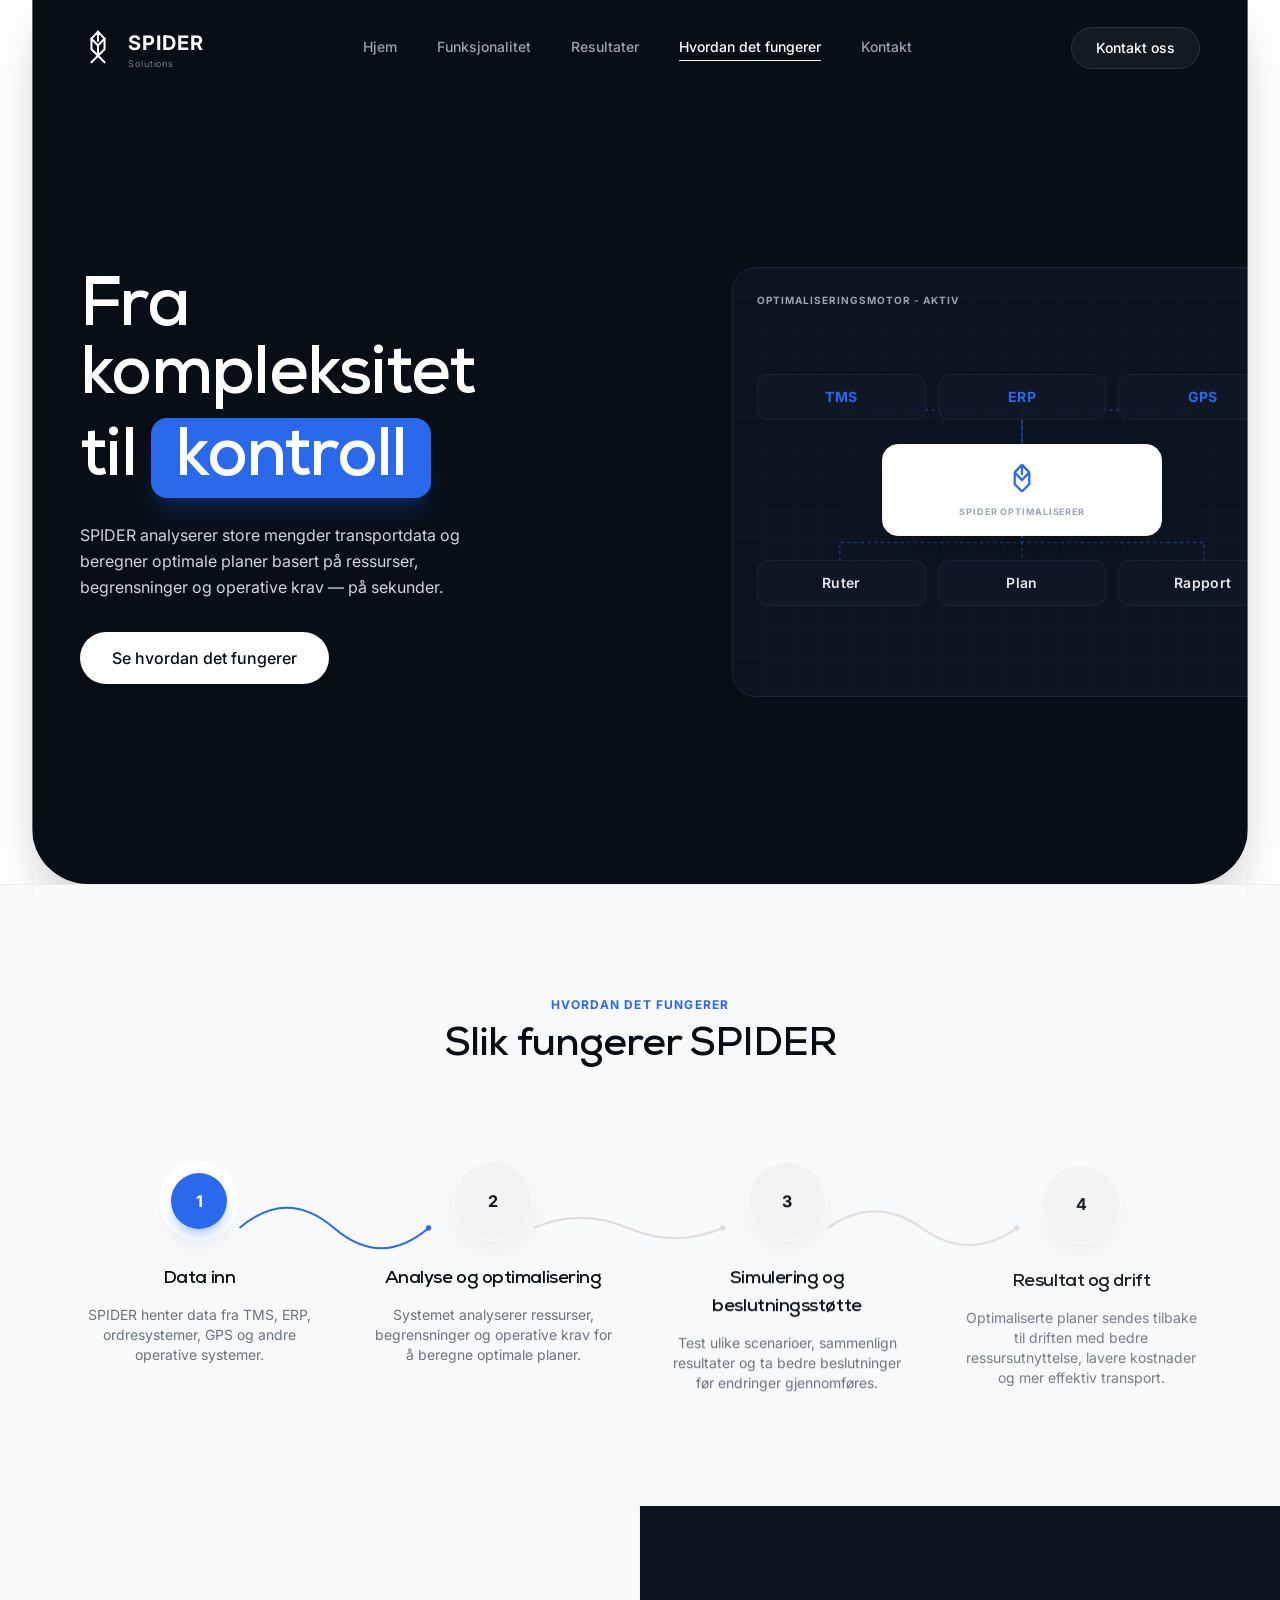
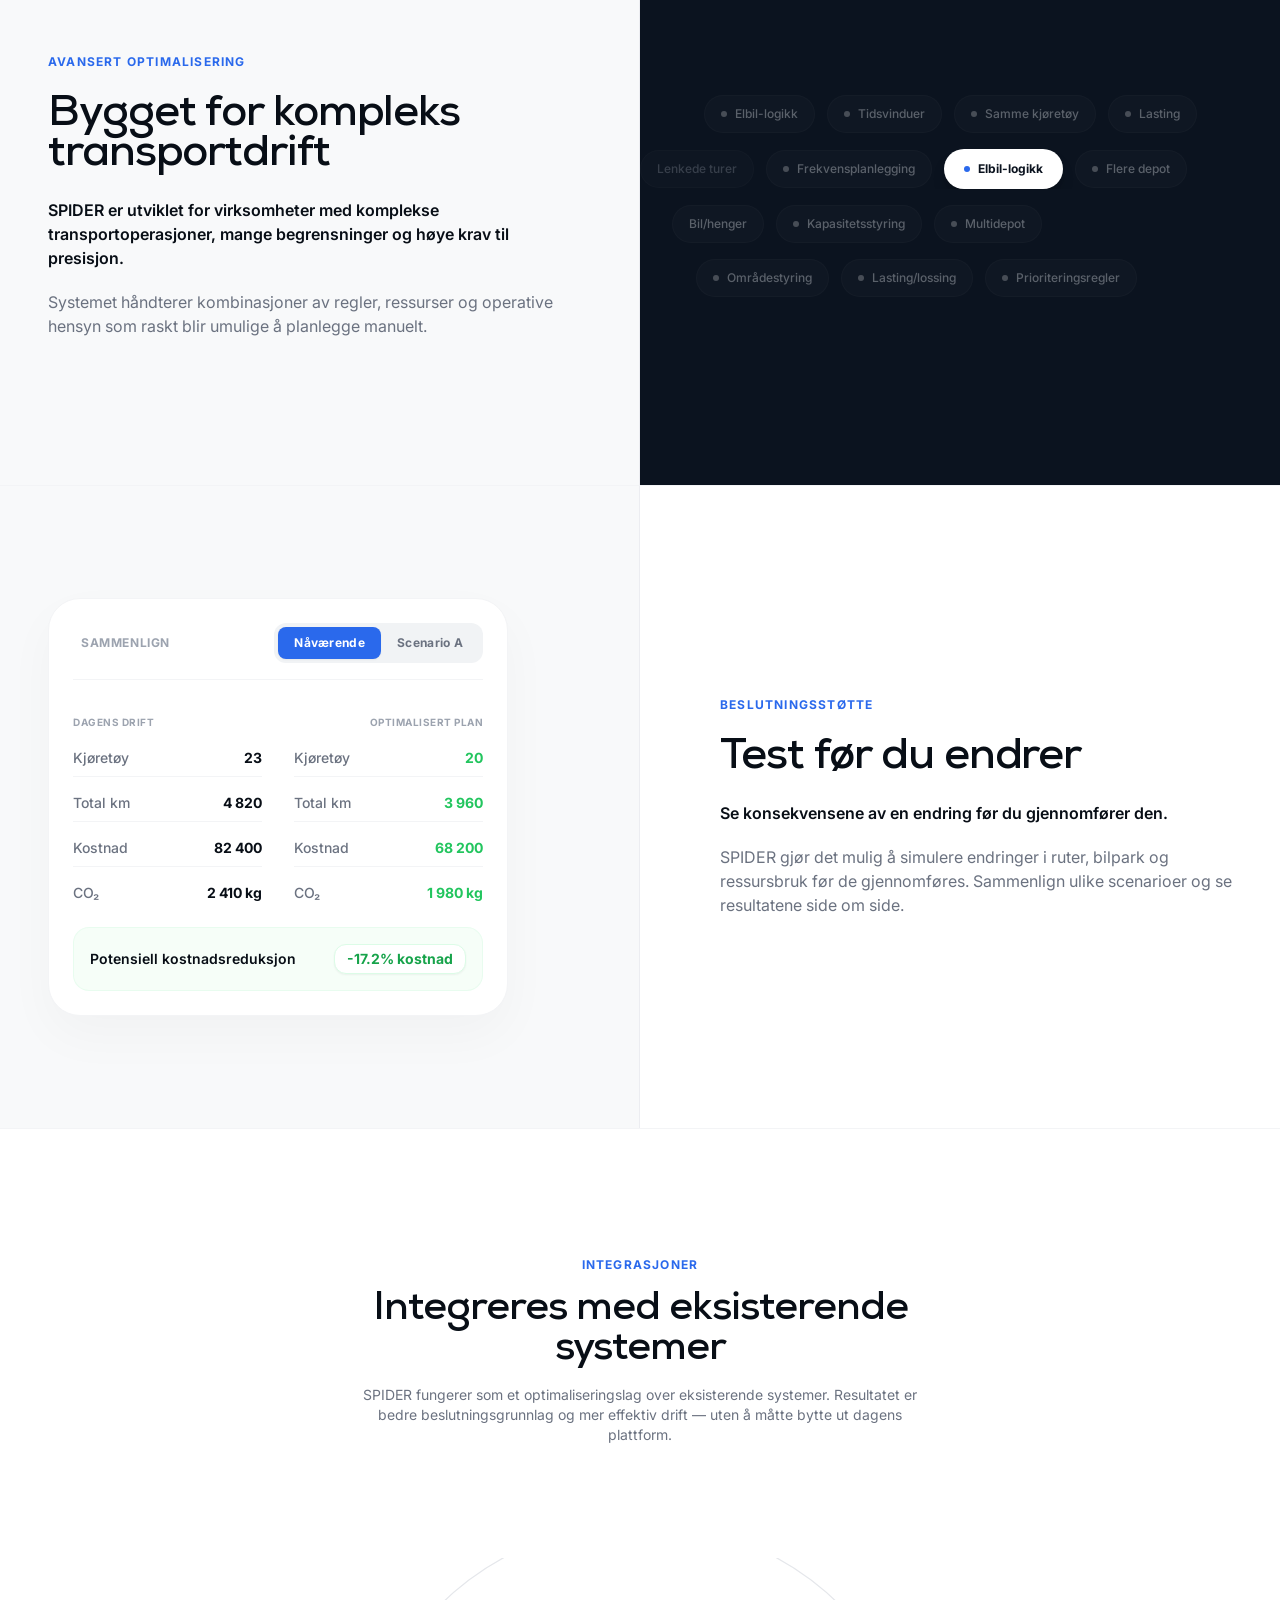
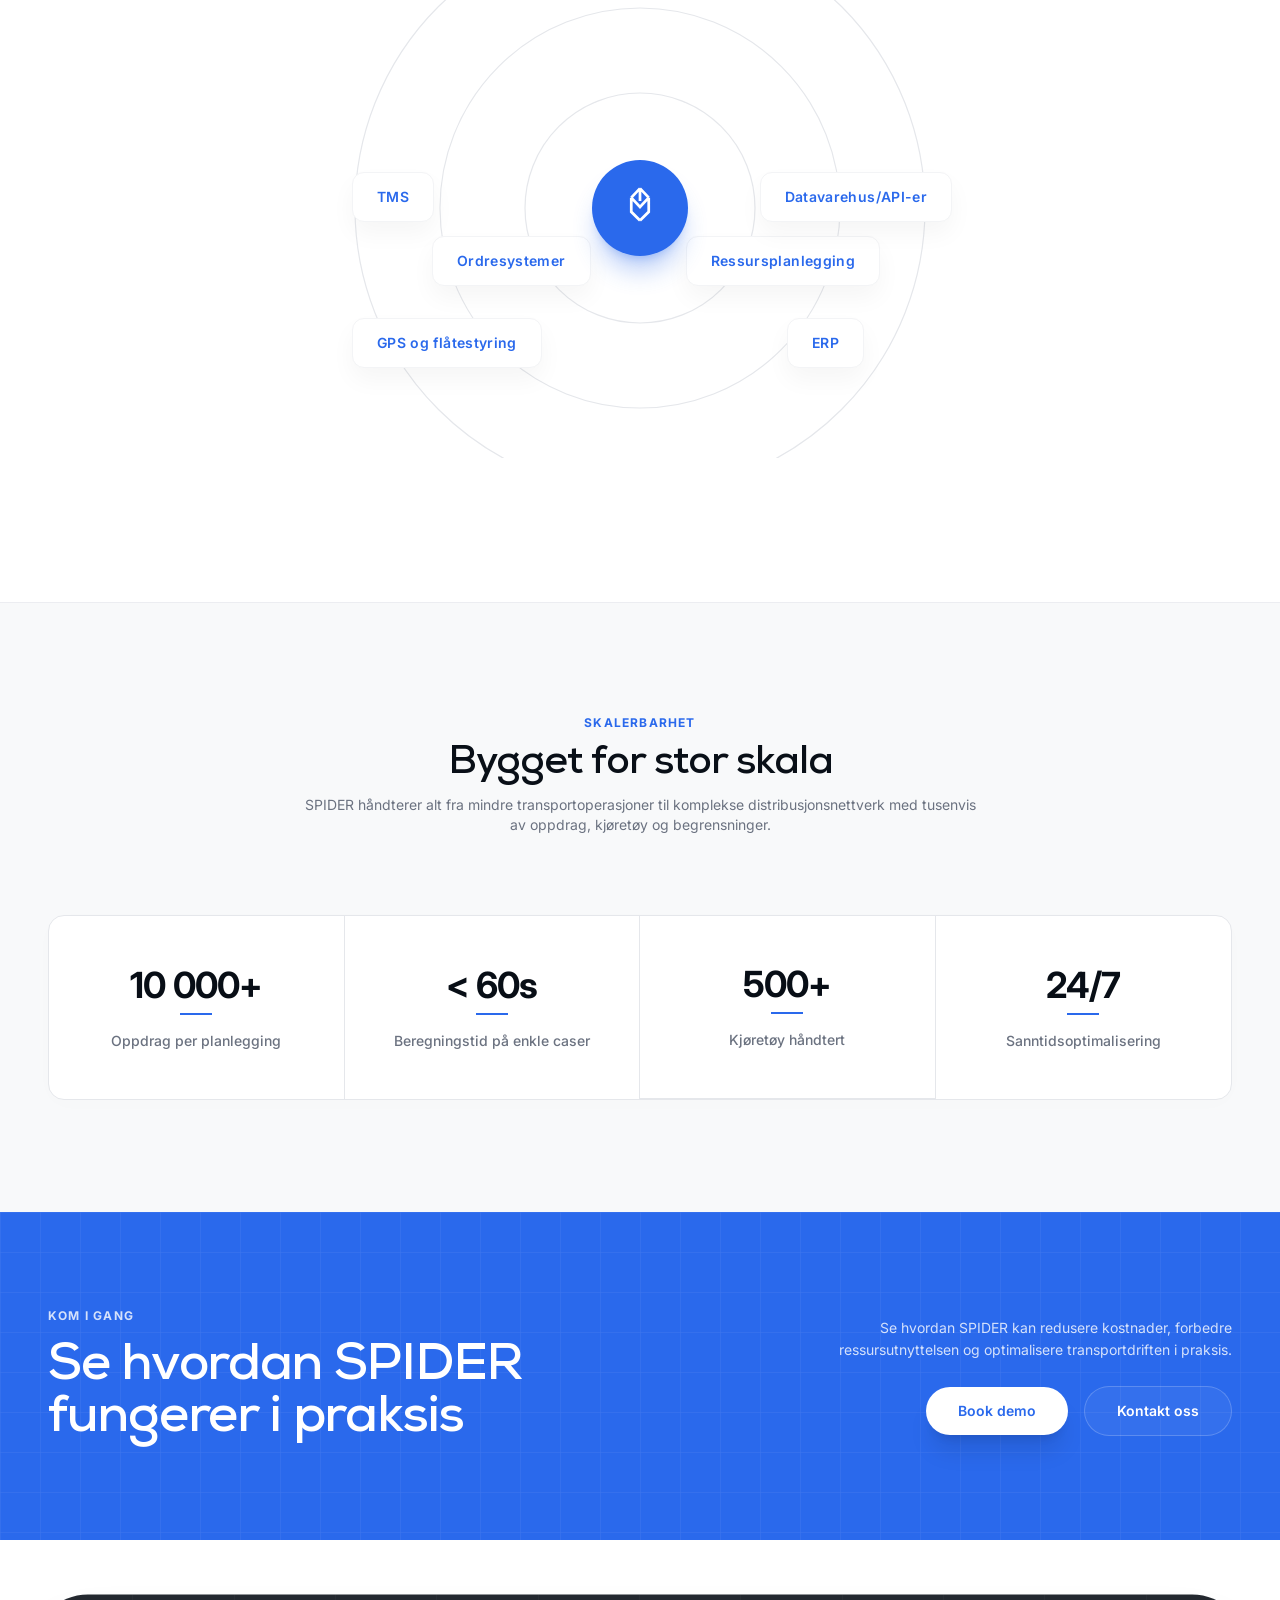
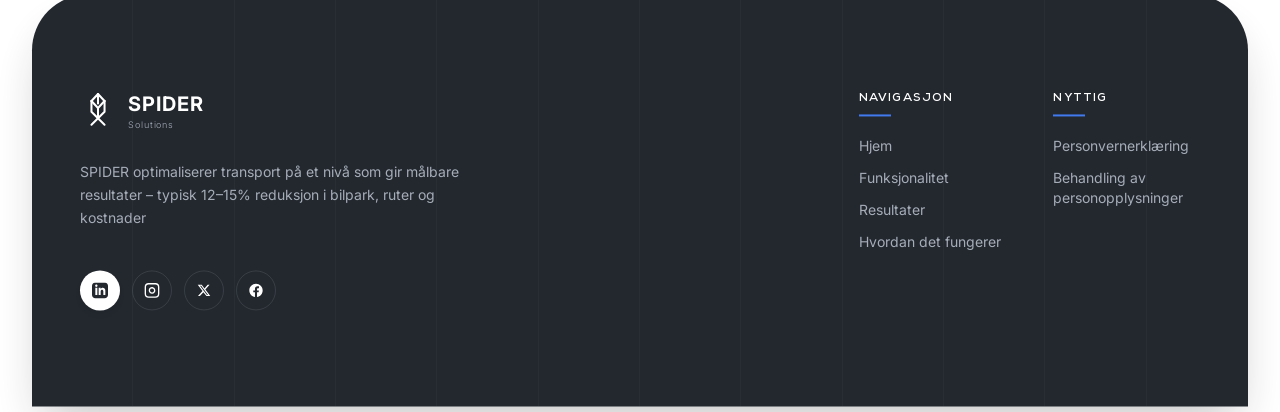
<file: hvordan-det-fungerer.html>
<!DOCTYPE html>
<html lang="no" class="scroll-smooth">
<head>
  <meta charset="UTF-8" />
  <meta name="viewport" content="width=device-width, initial-scale=1.0" />
  <title>Hvordan det fungerer — SPIDER Transport</title>
  <meta name="description" content="SPIDER analyserer store mengder transportdata og beregner optimale planer basert på ressurser, begrensninger og operative krav." />

  <link rel="preconnect" href="https://fonts.googleapis.com" />
  <link rel="preconnect" href="https://fonts.gstatic.com" crossorigin />
  <link href="https://fonts.googleapis.com/css2?family=Inter:ital,opsz,wght@0,14..32,100..900;1,14..32,100..900" rel="stylesheet">

  <script src="assets/css/tailwind-cdn.3.4.17.min.js"></script>
  <script>
    tailwind.config = {
      theme: {
        extend: {
          fontFamily: {
            sans: ['Inter', 'sans-serif'],
            display: ['Nexa', 'sans-serif'],
          },
          colors: {
            spider: {
              bg: '#080E16',
              blue: '#2A69EC',
              card: '#0D1522',
              cardBorder: '#1A2638'
            }
          }
        }
      }
    }
  </script>

  <link href="/assets/css/main.css" rel="stylesheet" />
</head>

<body class="text-spider-bg font-sans antialiased overflow-x-hidden selection:bg-spider-blue selection:text-white">

  <!-- Global Background Grid Lines -->
  <div class="fixed inset-0 pointer-events-none z-40 max-w-[95%] mx-auto">
    <div class="w-full h-full flex justify-between border-l border-r border-gray-200/40"></div>
  </div>

  <!-- ═══════════════════════════════════════════
       DARK HERO CARD
  ═══════════════════════════════════════════ -->
  <div class="max-w-[95%] mx-auto bg-spider-bg rounded-b-[40px] lg:rounded-b-[56px] shadow-2xl overflow-hidden text-white">

    <!-- Header -->
    <header id="site-header" class="w-full z-50 bg-transparent relative">
      <div class="max-w-7xl mx-auto px-6 lg:px-12 h-24 flex items-center justify-between">

        <a href="index.html" class="flex items-center gap-3 group relative z-50">
          <div class="w-9 h-9 text-white flex-shrink-0">
            <svg viewBox="0 0 44 44" fill="none" xmlns="http://www.w3.org/2000/svg" class="w-full h-full">
              <path d="M22 2L14 10.5M22 2L30 10.5M22 2V13.5" stroke="currentColor" stroke-width="2.5" stroke-linecap="round"/>
              <path d="M14 10.5L22 19L30 10.5" stroke="currentColor" stroke-width="2.5" stroke-linecap="round" stroke-linejoin="round"/>
              <path d="M14 10.5V23.5L22 31.5" stroke="currentColor" stroke-width="2.5" stroke-linecap="round" stroke-linejoin="round"/>
              <path d="M30 10.5V23.5L22 31.5" stroke="currentColor" stroke-width="2.5" stroke-linecap="round" stroke-linejoin="round"/>
              <path d="M22 19V31.5M22 31.5L14 39.5M22 31.5L30 39.5" stroke="currentColor" stroke-width="2.5" stroke-linecap="round"/>
            </svg>
          </div>
          <div class="flex flex-col leading-none">
            <span class="text-xl font-bold tracking-wider text-white">SPIDER</span>
            <span class="text-[9px] text-gray-400 tracking-widest font-light mt-0.5">Solutions</span>
          </div>
        </a>

        <nav class="hidden md:flex items-center gap-10">
          <a href="index.html" class="nav-link text-sm font-medium text-gray-400 hover:text-white transition-colors">Hjem</a>
          <a href="funksjoner.html" class="nav-link text-sm font-medium text-gray-400 hover:text-white transition-colors">Funksjonalitet</a>
          <a href="resultater.html" class="nav-link text-sm font-medium text-gray-400 hover:text-white transition-colors">Resultater</a>
          <a href="hvordan-det-fungerer.html" class="nav-link active text-sm font-medium text-white transition-colors">Hvordan det fungerer</a>
          <a href="kontakt.html" class="nav-link text-sm font-medium text-gray-400 hover:text-white transition-colors">Kontakt</a>
        </nav>

        <div class="hidden md:flex items-center">
          <a href="#kontakt" class="btn-header-cta border border-white/10 bg-white/5 hover:bg-white/10 text-white text-sm font-medium px-6 py-2.5 rounded-full transition-all duration-200">
            Kontakt oss
          </a>
        </div>

        <button id="mobile-menu-toggle" class="md:hidden p-2 text-white hover:text-gray-300 focus:outline-none relative z-50" aria-label="Toggle meny">
          <svg id="hamburger-icon" class="w-6 h-6 transition-transform duration-200" fill="none" stroke="currentColor" stroke-width="2" viewBox="0 0 24 24">
            <path stroke-linecap="round" stroke-linejoin="round" d="M4 6h16M4 12h16M4 18h16"/>
          </svg>
          <svg id="close-icon" class="w-6 h-6 hidden transition-transform duration-200" fill="none" stroke="currentColor" stroke-width="2" viewBox="0 0 24 24">
            <path stroke-linecap="round" stroke-linejoin="round" d="M6 18L18 6M6 6l12 12"/>
          </svg>
        </button>

      </div>

      <div id="mobile-menu-drawer" class="fixed inset-0 bg-[#080E16]/98 backdrop-blur-md z-40 hidden flex-col justify-between px-6 pt-32 pb-10 transition-all duration-300">
        <nav class="flex flex-col space-y-6 text-center">
          <a href="index.html" class="text-xl font-medium text-gray-400 hover:text-white transition-colors py-2">Hjem</a>
          <a href="funksjoner.html" class="text-xl font-medium text-gray-400 hover:text-white transition-colors py-2">Funksjonalitet</a>
          <a href="resultater.html" class="text-xl font-medium text-gray-400 hover:text-white transition-colors py-2">Resultater</a>
          <a href="hvordan-det-fungerer.html" class="text-xl font-medium text-white transition-colors py-2">Hvordan det fungerer</a>
          <a href="kontakt.html" class="text-xl font-medium text-gray-400 hover:text-white transition-colors py-2">Kontakt</a>
        </nav>
        <div class="w-full pt-6 border-t border-white/10">
          <a href="#kontakt" class="mobile-nav-close block w-full text-center bg-spider-blue text-white text-base font-semibold py-4 rounded-xl shadow-lg shadow-spider-blue/20">
            Kontakt oss
          </a>
        </div>
      </div>
    </header>

    <!-- Hero -->
    <main class="max-w-7xl mx-auto px-6 lg:px-12 pt-4 pb-12 lg:pb-8">
      <section class="grid grid-cols-1 lg:grid-cols-12 gap-12 lg:gap-[7rem] items-center min-h-[calc(100vh-160px)]">

        <!-- Left copy -->
        <div class="lg:col-span-5 space-y-8">
          <div class="space-y-6">
            <h1 id="hero-title" class="text-5xl sm:text-6xl lg:text-[68px] font-bold tracking-tight text-white leading-[1.08]">
              Fra kompleksitet <br>til
              <span class="inline-block mt-2 bg-spider-blue text-white px-6 py-1.5 rounded-2xl shadow-xl shadow-spider-blue/20">
                kontroll
              </span>
            </h1>

            <div id="hero-text-block" class="space-y-4 max-w-xl">
              <p class="text-base text-gray-300 leading-relaxed">
                SPIDER analyserer store mengder transportdata og beregner optimale planer basert på ressurser, begrensninger og operative krav — på sekunder.
              </p>
            </div>
          </div>

          <div id="hero-cta">
            <a href="#prosess" class="btn-sweep btn-sweep-dark inline-block bg-white text-spider-bg font-medium px-8 py-3.5 rounded-full text-base shadow-lg">
              <span>Se hvordan det fungerer</span>
            </a>
          </div>
        </div>

        <!-- Right: flow diagram card -->
        <div id="hero-dashboard" class="lg:col-span-7 w-full flex justify-center lg:justify-end">
          <div class="w-full max-w-[580px] bg-spider-card border border-spider-cardBorder rounded-[24px] p-6 relative overflow-hidden aspect-[1.35] flex flex-col justify-between">

            <div class="absolute inset-0 pointer-events-none opacity-[0.03] z-0">
              <svg width="100%" height="100%"><defs><pattern id="card-grid" width="30" height="30" patternUnits="userSpaceOnUse"><path d="M 30 0 L 0 0 0 30" fill="none" stroke="white" stroke-width="1"/></pattern></defs><rect width="100%" height="100%" fill="url(#card-grid)" /></svg>
            </div>

            <div class="flex justify-between items-center relative z-10">
              <span class="text-[10px] font-bold uppercase tracking-widest text-gray-400">Optimaliseringsmotor - Aktiv</span>
              <div class="flex items-center gap-1.5 text-xs text-spider-blue font-medium">
                <span class="w-1.5 h-1.5 rounded-full bg-spider-blue animate-pulse"></span> Live
              </div>
            </div>

            <!-- Flow lines -->
            <div class="absolute inset-0 z-10 pointer-events-none p-6 py-12">
              <svg class="w-full h-full" viewBox="0 0 480 260" fill="none" stroke="#2A69EC" stroke-width="1.5" stroke-dasharray="3 3" stroke-opacity="0.4">
                <path d="M 75 40 V 65 H 240 V 100" />
                <path d="M 240 40 V 100" />
                <path d="M 405 40 V 65 H 240 V 100" />
                <path d="M 240 160 V 185 H 75 V 210" />
                <path d="M 240 160 V 210" />
                <path d="M 240 160 V 185 H 405 V 210" />
              </svg>
            </div>

            <div class="space-y-6 my-auto relative z-20 w-full">
              <!-- Input row -->
              <div class="grid grid-cols-3 gap-3">
                <div class="bg-[#111827]/80 border border-white/5 rounded-xl py-3 text-center text-xs sm:text-sm font-bold text-spider-blue tracking-wide">TMS</div>
                <div class="bg-[#111827]/80 border border-white/5 rounded-xl py-3 text-center text-xs sm:text-sm font-bold text-spider-blue tracking-wide">ERP</div>
                <div class="bg-[#111827]/80 border border-white/5 rounded-xl py-3 text-center text-xs sm:text-sm font-bold text-spider-blue tracking-wide">GPS</div>
              </div>
              <!-- Central hub -->
              <div class="flex justify-center w-full">
                <div class="bg-white text-spider-bg rounded-2xl p-4 px-8 shadow-2xl border border-gray-100 flex flex-col items-center justify-center text-center max-w-[280px] w-full">
                  <svg viewBox="0 0 44 44" fill="none" class="w-10 h-10 text-spider-blue mb-1" stroke="currentColor" stroke-width="2.5">
                    <path d="M22 4L14 12.5M22 4L30 12.5M22 4V15.5 M14 12.5L22 21L30 12.5 M14 12.5V25.5L22 33.5 M30 12.5V25.5L22 33.5"/>
                  </svg>
                  <span class="text-[9px] font-bold uppercase tracking-widest text-gray-400">Spider optimaliserer</span>
                </div>
              </div>
              <!-- Output row -->
              <div class="grid grid-cols-3 gap-3">
                <div class="bg-[#111827]/80 border border-white/5 rounded-xl py-3 text-center text-xs sm:text-sm font-semibold text-gray-200 tracking-wide">Ruter</div>
                <div class="bg-[#111827]/80 border border-white/5 rounded-xl py-3 text-center text-xs sm:text-sm font-semibold text-gray-200 tracking-wide">Plan</div>
                <div class="bg-[#111827]/80 border border-white/5 rounded-xl py-3 text-center text-xs sm:text-sm font-semibold text-gray-200 tracking-wide">Rapport</div>
              </div>
            </div>

          </div>
        </div>

      </section>
    </main>
  </div>
  <!-- /DARK HERO CARD -->


  <!-- ═══════════════════════════════════════════
       SECTION — Slik fungerer SPIDER (4-step process)
  ═══════════════════════════════════════════ -->
  <section id="prosess" class="bg-[#F8F9FA] py-20 lg:py-28 border-t border-gray-200/60">
    <div class="max-w-7xl mx-auto px-6 lg:px-12 text-center">

      <div class="space-y-3 mb-16 lg:mb-24">
        <span class="block text-xs font-bold tracking-widest text-spider-blue uppercase">Hvordan det fungerer</span>
        <h2 class="section-heading text-3xl sm:text-4xl lg:text-[40px] font-bold tracking-tight text-spider-bg">
          Slik fungerer SPIDER
        </h2>
      </div>

      <div class="process-steps grid grid-cols-1 sm:grid-cols-2 lg:grid-cols-4 gap-12 lg:gap-6 relative max-w-6xl mx-auto items-start">

        <div class="process-step flex flex-col items-center relative group">
          <div class="relative w-20 h-20 mb-6 flex items-center justify-center rounded-full bg-white shadow-[0_10px_25px_rgba(0,0,0,0.02)]">
            <div class="w-14 h-14 bg-spider-blue text-white rounded-full flex items-center justify-center font-bold text-base shadow-lg shadow-spider-blue/30">1</div>
          </div>
          <div class="hidden lg:block absolute top-10 left-[60%] w-[80%] pointer-events-none z-10">
            <svg class="w-full" viewBox="0 0 160 40" fill="none">
              <path d="M 10 20 Q 45 -10, 80 20 T 150 20" stroke="#2A69EC" stroke-width="1.5" fill="none" />
              <circle cx="150" cy="20" r="2" fill="#2A69EC" />
            </svg>
          </div>
          <div class="space-y-3 px-2">
            <h3 class="text-lg font-bold text-spider-bg tracking-tight">Data inn</h3>
            <p class="text-xs sm:text-sm text-gray-500 leading-relaxed max-w-[240px] mx-auto">SPIDER henter data fra TMS, ERP, ordresystemer, GPS og andre operative systemer.</p>
          </div>
        </div>

        <div class="process-step flex flex-col items-center relative group">
          <div class="w-20 h-20 mb-6 flex items-center justify-center rounded-full bg-[#F1F3F5] shadow-[0_10px_20px_rgba(0,0,0,0.04)] border border-white">
            <span class="text-base font-bold text-spider-bg">2</span>
          </div>
          <div class="hidden lg:block absolute top-10 left-[60%] w-[80%] pointer-events-none z-10">
            <svg class="w-full" viewBox="0 0 160 40" fill="none">
              <path d="M 10 20 Q 45 5, 80 20 T 150 20" stroke="#E1DCD6" stroke-width="1.5" fill="none" />
              <circle cx="150" cy="20" r="2" fill="#E1DCD6" />
            </svg>
          </div>
          <div class="space-y-3 px-2">
            <h3 class="text-lg font-bold text-spider-bg tracking-tight">Analyse og optimalisering</h3>
            <p class="text-xs sm:text-sm text-gray-500 leading-relaxed max-w-[240px] mx-auto">Systemet analyserer ressurser, begrensninger og operative krav for å beregne optimale planer.</p>
          </div>
        </div>

        <div class="process-step flex flex-col items-center relative group">
          <div class="w-20 h-20 mb-6 flex items-center justify-center rounded-full bg-[#F1F3F5] shadow-[0_10px_20px_rgba(0,0,0,0.04)] border border-white">
            <span class="text-base font-bold text-spider-bg">3</span>
          </div>
          <div class="hidden lg:block absolute top-10 left-[60%] w-[80%] pointer-events-none z-10">
            <svg class="w-full" viewBox="0 0 160 40" fill="none">
              <path d="M 10 20 Q 45 -5, 80 20 T 150 20" stroke="#E1DCD6" stroke-width="1.5" fill="none" />
              <circle cx="150" cy="20" r="2" fill="#E1DCD6" />
            </svg>
          </div>
          <div class="space-y-3 px-2">
            <h3 class="text-lg font-bold text-spider-bg tracking-tight">Simulering og beslutningsstøtte</h3>
            <p class="text-xs sm:text-sm text-gray-500 leading-relaxed max-w-[240px] mx-auto">Test ulike scenarioer, sammenlign resultater og ta bedre beslutninger før endringer gjennomføres.</p>
          </div>
        </div>

        <div class="process-step flex flex-col items-center relative">
          <div class="w-20 h-20 mb-6 flex items-center justify-center rounded-full bg-[#F1F3F5] shadow-[0_10px_20px_rgba(0,0,0,0.04)] border border-white">
            <span class="text-base font-bold text-spider-bg">4</span>
          </div>
          <div class="space-y-3 px-2">
            <h3 class="text-lg font-bold text-spider-bg tracking-tight">Resultat og drift</h3>
            <p class="text-xs sm:text-sm text-gray-500 leading-relaxed max-w-[240px] mx-auto">Optimaliserte planer sendes tilbake til driften med bedre ressursutnyttelse, lavere kostnader og mer effektiv transport.</p>
          </div>
        </div>

      </div>
    </div>
  </section>


  <!-- ═══════════════════════════════════════════
       SECTION — Bygget for kompleks transportdrift (split)
       Left: copy | Right: dark tag cloud (matches index split pattern)
  ═══════════════════════════════════════════ -->
  <section class="border-t border-gray-100 grid grid-cols-1 lg:grid-cols-2 min-h-[580px]">

    <div class="bg-[#F8F9FA] flex items-center justify-end border-b lg:border-b-0 lg:border-r border-gray-200/60">
      <div class="w-full max-w-[640px] px-6 lg:pr-16 xl:pr-20 lg:pl-12 py-20 lg:py-28 space-y-6">
        <span class="block text-xs font-bold tracking-widest text-spider-blue uppercase">Avansert optimalisering</span>
        <h2 class="section-heading text-3xl sm:text-4xl lg:text-[44px] font-bold tracking-tight text-spider-bg leading-[1.12]">
          Bygget for kompleks transportdrift
        </h2>
        <div class="space-y-5 text-gray-500 text-sm sm:text-base leading-relaxed">
          <p class="font-semibold text-spider-bg text-base">
            SPIDER er utviklet for virksomheter med komplekse transportoperasjoner, mange begrensninger og høye krav til presisjon.
          </p>
          <p>
            Systemet håndterer kombinasjoner av regler, ressurser og operative hensyn som raskt blir umulige å planlegge manuelt.
          </p>
        </div>
      </div>
    </div>

    <div class="bg-[#0B131F] flex items-center justify-start relative overflow-hidden">
      <div class="w-full flex flex-col gap-4 relative z-10 select-none pointer-events-none px-6 lg:px-12 py-20 lg:py-24">
        <div class="flex flex-wrap sm:flex-nowrap gap-3 items-center whitespace-nowrap overflow-hidden opacity-40 sm:ml-4">
          <div class="inline-flex items-center gap-2 bg-white/5 text-gray-300 border border-white/5 text-xs font-medium px-4 py-2.5 rounded-full"><span class="w-1.5 h-1.5 rounded-full bg-white/60"></span> Elbil-logikk</div>
          <div class="inline-flex items-center gap-2 bg-white/5 text-gray-300 border border-white/5 text-xs font-medium px-4 py-2.5 rounded-full"><span class="w-1.5 h-1.5 rounded-full bg-white/60"></span> Tidsvinduer</div>
          <div class="inline-flex items-center gap-2 bg-white/5 text-gray-300 border border-white/5 text-xs font-medium px-4 py-2.5 rounded-full"><span class="w-1.5 h-1.5 rounded-full bg-white/60"></span> Samme kjøretøy</div>
          <div class="inline-flex items-center gap-2 bg-white/5 text-gray-300 border border-white/5 text-xs font-medium px-4 py-2.5 rounded-full"><span class="w-1.5 h-1.5 rounded-full bg-white/60"></span> Lasting</div>
        </div>
        <div class="flex flex-wrap sm:flex-nowrap gap-3 items-center whitespace-nowrap overflow-hidden sm:-ml-12">
          <div class="inline-flex items-center gap-2 bg-white/5 text-gray-400 border border-white/5 text-xs font-medium px-4 py-2.5 rounded-full opacity-30">Lenkede turer</div>
          <div class="inline-flex items-center gap-2 bg-white/5 text-gray-300 border border-white/5 text-xs font-medium px-4 py-2.5 rounded-full opacity-40"><span class="w-1.5 h-1.5 rounded-full bg-white/60"></span> Frekvensplanlegging</div>
          <div class="inline-flex items-center gap-2 bg-white text-[#0B131F] text-xs font-bold px-5 py-3 rounded-full shadow-lg shadow-black/20 z-20"><span class="w-1.5 h-1.5 rounded-full bg-spider-blue"></span> Elbil-logikk</div>
          <div class="inline-flex items-center gap-2 bg-white/5 text-gray-300 border border-white/5 text-xs font-medium px-4 py-2.5 rounded-full opacity-40"><span class="w-1.5 h-1.5 rounded-full bg-white/60"></span> Flere depot</div>
        </div>
        <div class="flex flex-wrap sm:flex-nowrap gap-3 items-center whitespace-nowrap overflow-hidden opacity-40 sm:-ml-4">
          <div class="inline-flex items-center gap-2 bg-white/5 text-gray-300 border border-white/5 text-xs font-medium px-4 py-2.5 rounded-full">Bil/henger</div>
          <div class="inline-flex items-center gap-2 bg-white/5 text-gray-300 border border-white/5 text-xs font-medium px-4 py-2.5 rounded-full"><span class="w-1.5 h-1.5 rounded-full bg-white/60"></span> Kapasitetsstyring</div>
          <div class="inline-flex items-center gap-2 bg-white/5 text-gray-300 border border-white/5 text-xs font-medium px-4 py-2.5 rounded-full"><span class="w-1.5 h-1.5 rounded-full bg-white/60"></span> Multidepot</div>
        </div>
        <div class="flex flex-wrap sm:flex-nowrap gap-3 items-center whitespace-nowrap overflow-hidden opacity-40 sm:ml-2">
          <div class="inline-flex items-center gap-2 bg-white/5 text-gray-300 border border-white/5 text-xs font-medium px-4 py-2.5 rounded-full"><span class="w-1.5 h-1.5 rounded-full bg-white/60"></span> Områdestyring</div>
          <div class="inline-flex items-center gap-2 bg-white/5 text-gray-300 border border-white/5 text-xs font-medium px-4 py-2.5 rounded-full"><span class="w-1.5 h-1.5 rounded-full bg-white/60"></span> Lasting/lossing</div>
          <div class="inline-flex items-center gap-2 bg-white/5 text-gray-300 border border-white/5 text-xs font-medium px-4 py-2.5 rounded-full"><span class="w-1.5 h-1.5 rounded-full bg-white/60"></span> Prioriteringsregler</div>
        </div>
      </div>
    </div>
  </section>


  <!-- ═══════════════════════════════════════════
       SECTION — Test før du endrer (split, reversed)
       Left: comparison card | Right: copy
  ═══════════════════════════════════════════ -->
  <section class="border-t border-gray-100 grid grid-cols-1 lg:grid-cols-2 min-h-[600px]">

    <!-- Left: comparison widget -->
    <div class="bg-[#F8F9FA] flex items-center justify-end border-b lg:border-b-0 lg:border-r border-gray-200/60">
      <div class="w-full max-w-[640px] px-6 lg:pr-16 xl:pr-20 lg:pl-12 py-20 lg:py-28">
        <div class="w-full max-w-[460px] bg-white rounded-[32px] p-6 border border-gray-100 shadow-[0_20px_50px_rgba(0,0,0,0.03)] space-y-6">

          <div class="flex items-center justify-between text-xs font-bold tracking-wide border-b border-gray-100 pb-4">
            <span class="text-gray-400 uppercase tracking-wider pl-2">Sammenlign</span>
            <div class="flex items-center bg-[#F1F3F5] p-1 rounded-xl">
              <span class="bg-spider-blue text-white px-4 py-2 rounded-lg shadow-sm">Nåværende</span>
              <span class="text-gray-500 px-4 py-2">Scenario A</span>
            </div>
          </div>

          <div class="grid grid-cols-2 gap-x-8 gap-y-4 text-xs sm:text-sm pt-2">
            <div class="font-bold text-gray-400 uppercase tracking-wider text-[10px]">Dagens drift</div>
            <div class="font-bold text-gray-400 uppercase tracking-wider text-[10px] text-right">Optimalisert plan</div>

            <div class="flex justify-between border-b border-gray-100 pb-2 font-medium text-gray-500">
              <span>Kjøretøy</span><span class="font-bold text-spider-bg">23</span>
            </div>
            <div class="flex justify-between border-b border-gray-100 pb-2 font-medium text-gray-500 justify-end gap-2">
              <span>Kjøretøy</span><span class="font-bold text-green-500">20</span>
            </div>

            <div class="flex justify-between border-b border-gray-100 pb-2 font-medium text-gray-500">
              <span>Total km</span><span class="font-bold text-spider-bg">4 820</span>
            </div>
            <div class="flex justify-between border-b border-gray-100 pb-2 font-medium text-gray-500 justify-end gap-2">
              <span>Total km</span><span class="font-bold text-green-500">3 960</span>
            </div>

            <div class="flex justify-between border-b border-gray-100 pb-2 font-medium text-gray-500">
              <span>Kostnad</span><span class="font-bold text-spider-bg">82 400</span>
            </div>
            <div class="flex justify-between border-b border-gray-100 pb-2 font-medium text-gray-500 justify-end gap-2">
              <span>Kostnad</span><span class="font-bold text-green-500">68 200</span>
            </div>

            <div class="flex justify-between font-medium text-gray-500">
              <span>CO₂</span><span class="font-bold text-spider-bg">2 410 kg</span>
            </div>
            <div class="flex justify-between font-medium text-gray-500 justify-end gap-2">
              <span>CO₂</span><span class="font-bold text-green-500">1 980 kg</span>
            </div>
          </div>

          <div class="bg-green-50/60 border border-green-100/50 rounded-2xl p-4 flex items-center justify-between text-xs sm:text-sm font-medium mt-4">
            <span class="text-spider-bg font-semibold">Potensiell kostnadsreduksjon</span>
            <span class="text-green-600 font-bold bg-white border border-green-100 px-3 py-1 rounded-xl shadow-sm">-17.2% kostnad</span>
          </div>

        </div>
      </div>
    </div>

    <!-- Right: copy -->
    <div class="bg-white flex items-center justify-start">
      <div class="w-full max-w-[640px] px-6 lg:pl-16 xl:pl-20 lg:pr-12 py-20 lg:py-28 space-y-6">
        <span class="block text-xs font-bold tracking-widest text-spider-blue uppercase">Beslutningsstøtte</span>
        <h2 class="section-heading text-3xl sm:text-4xl lg:text-[44px] font-bold tracking-tight text-spider-bg leading-[1.12]">
          Test før du endrer
        </h2>
        <div class="space-y-5 text-gray-500 text-sm sm:text-base leading-relaxed">
          <p class="font-semibold text-spider-bg text-base">
            Se konsekvensene av en endring før du gjennomfører den.
          </p>
          <p>
            SPIDER gjør det mulig å simulere endringer i ruter, bilpark og ressursbruk før de gjennomføres. Sammenlign ulike scenarioer og se resultatene side om side.
          </p>
        </div>
      </div>
    </div>
  </section>


  <!-- ═══════════════════════════════════════════
       SECTION — Integrasjoner (orbital hub)
  ═══════════════════════════════════════════ -->
  <section class="bg-white py-20 lg:py-32 border-t border-gray-100 relative">
    <div class="max-w-7xl mx-auto px-6 lg:px-12 text-center">

      <div class="space-y-4 max-w-2xl mx-auto mb-16 lg:mb-24 relative z-20">
        <span class="block text-xs font-bold tracking-widest text-spider-blue uppercase">Integrasjoner</span>
        <h2 class="section-heading text-3xl sm:text-4xl lg:text-[40px] font-bold tracking-tight text-spider-bg leading-tight">
          Integreres med eksisterende systemer
        </h2>
        <p class="text-xs sm:text-sm text-gray-500 max-w-xl mx-auto leading-relaxed">
          SPIDER fungerer som et optimaliseringslag over eksisterende systemer. Resultatet er bedre beslutningsgrunnlag og mer effektiv drift — uten å måtte bytte ut dagens plattform.
        </p>
      </div>

      <div class="relative w-full max-w-[800px] mx-auto aspect-[4/3] sm:aspect-[1.5] flex items-center justify-center">
        <div class="absolute inset-0 pointer-events-none hidden sm:flex items-center justify-center z-0">
          <svg class="w-full h-full max-h-[500px]" viewBox="0 0 800 500" fill="none">
            <circle cx="400" cy="250" r="115" stroke="#E5E7EB" stroke-width="1.2" />
            <circle cx="400" cy="250" r="200" stroke="#E5E7EB" stroke-width="1.2" />
            <circle cx="400" cy="250" r="285" stroke="#E5E7EB" stroke-width="1.2" />
          </svg>
        </div>
        <div class="relative sm:absolute z-30 w-24 h-24 bg-spider-blue text-white rounded-full flex items-center justify-center shadow-xl shadow-spider-blue/30 sm:top-1/2 sm:left-1/2 sm:-translate-x-1/2 sm:-translate-y-1/2">
          <svg viewBox="0 0 44 44" fill="none" class="w-12 h-12" stroke="currentColor" stroke-width="2.5">
            <path d="M22 4L14 12.5M22 4L30 12.5M22 4V15.5 M14 12.5L22 21L30 12.5 M14 12.5V25.5L22 33.5 M30 12.5V25.5L22 33.5"/>
          </svg>
        </div>
        <div class="grid grid-cols-2 gap-4 mt-8 sm:mt-0 sm:block absolute inset-0 z-20 pointer-events-none">
          <div class="pointer-events-auto bg-white rounded-xl py-3.5 px-6 shadow-[0_12px_24px_rgba(0,0,0,0.04)] border border-gray-100 text-spider-blue text-xs sm:text-sm font-semibold tracking-wide text-center whitespace-nowrap sm:absolute sm:top-[60%] sm:left-[24%] sm:-translate-y-1/2">Ordresystemer</div>
          <div class="pointer-events-auto bg-white rounded-xl py-3.5 px-6 shadow-[0_12px_24px_rgba(0,0,0,0.04)] border border-gray-100 text-spider-blue text-xs sm:text-sm font-semibold tracking-wide text-center whitespace-nowrap sm:absolute sm:top-[60%] sm:right-[20%] sm:-translate-y-1/2">Ressursplanlegging</div>
          <div class="pointer-events-auto bg-white rounded-xl py-3.5 px-6 shadow-[0_12px_24px_rgba(0,0,0,0.04)] border border-gray-100 text-spider-blue text-xs sm:text-sm font-semibold tracking-wide text-center whitespace-nowrap sm:absolute sm:top-[48%] sm:left-[14%] sm:-translate-y-1/2">TMS</div>
          <div class="pointer-events-auto bg-white rounded-xl py-3.5 px-6 shadow-[0_12px_24px_rgba(0,0,0,0.04)] border border-gray-100 text-spider-blue text-xs sm:text-sm font-semibold tracking-wide text-center whitespace-nowrap sm:absolute sm:top-[48%] sm:right-[11%] sm:-translate-y-1/2">Datavarehus/API-er</div>
          <div class="pointer-events-auto bg-white rounded-xl py-3.5 px-6 shadow-[0_12px_24px_rgba(0,0,0,0.04)] border border-gray-100 text-spider-blue text-xs sm:text-sm font-semibold tracking-wide text-center whitespace-nowrap sm:absolute sm:bottom-[20%] sm:left-[14%]">GPS og flåtestyring</div>
          <div class="pointer-events-auto bg-white rounded-xl py-3.5 px-6 shadow-[0_12px_24px_rgba(0,0,0,0.04)] border border-gray-100 text-spider-blue text-xs sm:text-sm font-semibold tracking-wide text-center whitespace-nowrap sm:absolute sm:bottom-[20%] sm:right-[22%]">ERP</div>
        </div>
      </div>
    </div>
  </section>


  <!-- ═══════════════════════════════════════════
       SECTION — Skalerbarhet (stats row)
  ═══════════════════════════════════════════ -->
  <section class="bg-[#F8F9FA] py-20 lg:py-28 border-t border-gray-200/60">
    <div class="max-w-7xl mx-auto px-6 lg:px-12 text-center">

      <div class="space-y-3 mb-16 lg:mb-20 max-w-2xl mx-auto">
        <span class="block text-xs font-bold tracking-widest text-spider-blue uppercase">Skalerbarhet</span>
        <h2 class="section-heading text-3xl sm:text-4xl lg:text-[40px] font-bold tracking-tight text-spider-bg">
          Bygget for stor skala
        </h2>
        <p class="text-xs sm:text-sm text-gray-500 leading-relaxed">
          SPIDER håndterer alt fra mindre transportoperasjoner til komplekse distribusjonsnettverk med tusenvis av oppdrag, kjøretøy og begrensninger.
        </p>
      </div>

      <div class="grid grid-cols-1 sm:grid-cols-2 lg:grid-cols-4 border border-gray-200 rounded-2xl bg-white overflow-hidden shadow-[0_4px_25px_rgba(0,0,0,0.01)] stat-blocks">
        <div class="stat-block p-8 lg:p-12 text-center flex flex-col items-center justify-center border-b sm:border-b-0 sm:border-r border-gray-200">
          <div class="text-3xl lg:text-4xl font-bold text-spider-bg tracking-tight mb-2">10 000+</div>
          <div class="w-8 h-0.5 bg-spider-blue mb-4"></div>
          <p class="text-xs sm:text-sm text-gray-500 font-medium">Oppdrag per planlegging</p>
        </div>
        <div class="stat-block p-8 lg:p-12 text-center flex flex-col items-center justify-center border-b sm:border-b-0 lg:border-r border-gray-200">
          <div class="text-3xl lg:text-4xl font-bold text-spider-bg tracking-tight mb-2">&lt; 60s</div>
          <div class="w-8 h-0.5 bg-spider-blue mb-4"></div>
          <p class="text-xs sm:text-sm text-gray-500 font-medium">Beregningstid på enkle caser</p>
        </div>
        <div class="stat-block p-8 lg:p-12 text-center flex flex-col items-center justify-center border-b sm:border-r border-gray-200">
          <div class="text-3xl lg:text-4xl font-bold text-spider-bg tracking-tight mb-2">500+</div>
          <div class="w-8 h-0.5 bg-spider-blue mb-4"></div>
          <p class="text-xs sm:text-sm text-gray-500 font-medium">Kjøretøy håndtert</p>
        </div>
        <div class="stat-block p-8 lg:p-12 text-center flex flex-col items-center justify-center">
          <div class="text-3xl lg:text-4xl font-bold text-spider-bg tracking-tight mb-2">24/7</div>
          <div class="w-8 h-0.5 bg-spider-blue mb-4"></div>
          <p class="text-xs sm:text-sm text-gray-500 font-medium">Sanntidsoptimalisering</p>
        </div>
      </div>

    </div>
  </section>


  <!-- ═══════════════════════════════════════════
       SECTION — CTA Banner
  ═══════════════════════════════════════════ -->
  <section class="bg-spider-blue text-white relative overflow-hidden">
    <div class="absolute inset-0 pointer-events-none z-0 opacity-10">
      <svg class="w-full h-full" width="100%" height="100%">
        <defs><pattern id="cta-grid" width="40" height="40" patternUnits="userSpaceOnUse"><path d="M 40 0 L 0 0 0 40" fill="none" stroke="white" stroke-width="1"/></pattern></defs>
        <rect width="100%" height="100%" fill="url(#cta-grid)" />
      </svg>
    </div>
    <div class="max-w-7xl mx-auto px-6 lg:px-12 py-20 lg:py-24 relative z-10 grid grid-cols-1 lg:grid-cols-12 gap-8 lg:gap-12 items-center">
      <div class="lg:col-span-7 space-y-4 text-left">
        <span class="block text-xs font-bold tracking-widest text-white/80 uppercase">Kom i gang</span>
        <h2 class="text-4xl sm:text-5xl lg:text-[52px] font-bold tracking-tight text-white leading-[1.1]">
          Se hvordan SPIDER<br> fungerer i praksis
        </h2>
      </div>
      <div class="lg:col-span-5 space-y-6 lg:text-right flex flex-col items-start lg:items-end justify-center">
        <p class="text-sm text-white/80 max-w-md leading-relaxed text-left lg:text-right">
          Se hvordan SPIDER kan redusere kostnader, forbedre ressursutnyttelsen og optimalisere transportdriften i praksis.
        </p>
        <div class="flex flex-col sm:flex-row items-stretch sm:items-center gap-4 w-full sm:w-auto">
          <a href="#demo" class="btn-sweep btn-sweep-white bg-white text-spider-blue font-semibold text-center text-sm px-8 py-3.5 rounded-full shadow-xl shadow-black/10 whitespace-nowrap">
            <span>Book demo</span>
          </a>
          <a href="#kontakt" class="border border-white/20 bg-white/5 hover:bg-white/10 text-white font-semibold text-center text-sm px-8 py-3.5 rounded-full transition-colors whitespace-nowrap">
            Kontakt oss
          </a>
        </div>
      </div>
    </div>
  </section>


  <!-- ═══════════════════════════════════════════
       FOOTER (rounded top dark card)
       max-w-[95%] matches index.html exactly
  ═══════════════════════════════════════════ -->
  <footer class="max-w-[95%] mx-auto bg-spider-bg rounded-t-[40px] lg:rounded-t-[56px] shadow-2xl overflow-hidden text-white mt-12">
    <div class="max-w-7xl mx-auto px-6 lg:px-12 py-16 lg:py-24 grid grid-cols-1 md:grid-cols-12 gap-12 items-start relative">

      <div class="absolute inset-0 grid grid-cols-4 sm:grid-cols-8 lg:grid-cols-12 pointer-events-none opacity-[0.03]">
        <div class="border-r border-white h-full"></div><div class="border-r border-white h-full"></div>
        <div class="border-r border-white h-full"></div><div class="border-r border-white h-full"></div>
        <div class="border-r border-white h-full"></div><div class="border-r border-white h-full"></div>
        <div class="border-r border-white h-full"></div><div class="border-r border-white h-full"></div>
        <div class="border-r border-white h-full"></div><div class="border-r border-white h-full"></div>
        <div class="border-r border-white h-full"></div>
      </div>

      <div class="md:col-span-5 space-y-8 relative z-10">
        <a href="index.html" class="flex items-center gap-3 group">
          <div class="w-9 h-9 text-white flex-shrink-0">
            <svg viewBox="0 0 44 44" fill="none" xmlns="http://www.w3.org/2000/svg" class="w-full h-full">
              <path d="M22 2L14 10.5M22 2L30 10.5M22 2V13.5" stroke="currentColor" stroke-width="2.5" stroke-linecap="round"/>
              <path d="M14 10.5L22 19L30 10.5" stroke="currentColor" stroke-width="2.5" stroke-linecap="round" stroke-linejoin="round"/>
              <path d="M14 10.5V23.5L22 31.5" stroke="currentColor" stroke-width="2.5" stroke-linecap="round" stroke-linejoin="round"/>
              <path d="M30 10.5V23.5L22 31.5" stroke="currentColor" stroke-width="2.5" stroke-linecap="round" stroke-linejoin="round"/>
              <path d="M22 19V31.5M22 31.5L14 39.5M22 31.5L30 39.5" stroke="currentColor" stroke-width="2.5" stroke-linecap="round"/>
            </svg>
          </div>
          <div class="flex flex-col leading-none">
            <span class="text-xl font-bold tracking-wider text-white">SPIDER</span>
            <span class="text-[9px] text-gray-400 tracking-widest font-light mt-0.5">Solutions</span>
          </div>
        </a>
        <p class="text-sm text-gray-400 leading-relaxed max-w-sm">
          SPIDER optimaliserer transport på et nivå som gir målbare resultater – typisk 12–15% reduksjon i bilpark, ruter og kostnader
        </p>
        <div class="flex items-center gap-3 pt-2">
          <a href="#" class="w-10 h-10 rounded-full bg-white text-spider-bg flex items-center justify-center transition-transform hover:scale-105 shadow-md" aria-label="LinkedIn">
            <svg class="w-4 h-4" fill="currentColor" viewBox="0 0 24 24"><path d="M19 0h-14c-2.761 0-5 2.239-5 5v14c0 2.761 2.239 5 5 5h14c2.762 0 5-2.239 5-5v-14c0-2.761-2.238-5-5-5zm-11 19h-3v-11h3v11zm-1.5-12.268c-.966 0-1.75-.79-1.75-1.764s.784-1.764 1.75-1.764 1.75.79 1.75 1.764-.783 1.764-1.75 1.764zm13.5 12.268h-3v-5.604c0-3.368-4-3.113-4 0v5.604h-3v-11h3v1.765c1.396-2.586 7-2.777 7 2.476v6.759z"/></svg>
          </a>
          <a href="#" class="w-10 h-10 rounded-full border border-white/10 text-white hover:bg-white/5 flex items-center justify-center transition-colors" aria-label="Instagram">
            <svg class="w-4 h-4" fill="none" stroke="currentColor" stroke-width="2" viewBox="0 0 24 24"><rect x="2" y="2" width="20" height="20" rx="5" ry="5"></rect><path d="M16 11.37A4 4 0 1 1 12.63 8 4 4 0 0 1 16 11.37z"></path><line x1="17.5" y1="6.5" x2="17.51" y2="6.5"></line></svg>
          </a>
          <a href="#" class="w-10 h-10 rounded-full border border-white/10 text-white hover:bg-white/5 flex items-center justify-center transition-colors" aria-label="X">
            <svg class="w-3.5 h-3.5" fill="currentColor" viewBox="0 0 24 24"><path d="M18.244 2.25h3.308l-7.227 8.26 8.502 11.24H16.17l-5.214-6.817L4.99 21.75H1.68l7.73-8.835L1.254 2.25H8.08l4.713 6.231zm-1.161 17.52h1.833L7.084 4.126H5.117z"/></svg>
          </a>
          <a href="#" class="w-10 h-10 rounded-full border border-white/10 text-white hover:bg-white/5 flex items-center justify-center transition-colors" aria-label="Facebook">
            <svg class="w-4 h-4" fill="currentColor" viewBox="0 0 24 24"><path d="M22 12c0-5.523-4.477-10-10-10S2 6.477 2 12c0 4.991 3.657 9.128 8.438 9.878v-6.987h-2.54V12h2.54V9.797c0-2.506 1.492-3.89 3.777-3.89 1.094 0 2.238.195 2.238.195v2.46h-1.26c-1.243 0-1.63.771-1.63 1.562V12h2.773l-.443 2.89h-2.33v6.988C18.343 21.128 22 16.991 22 12z"/></svg>
          </a>
        </div>
      </div>

      <div class="hidden lg:block lg:col-span-3"></div>

      <div class="md:col-span-3 lg:col-span-2 space-y-5 relative z-10">
        <div class="space-y-2">
          <h4 class="text-xs font-bold tracking-widest text-white uppercase">Navigasjon</h4>
          <div class="w-8 h-0.5 bg-spider-blue"></div>
        </div>
        <nav class="flex flex-col gap-3 text-sm text-gray-400">
          <a href="index.html" class="hover:text-white transition-colors">Hjem</a>
          <a href="funksjoner.html" class="hover:text-white transition-colors">Funksjonalitet</a>
          <a href="resultater.html" class="hover:text-white transition-colors">Resultater</a>
          <a href="hvordan-det-fungerer.html" class="hover:text-white transition-colors">Hvordan det fungerer</a>
        </nav>
      </div>

      <div class="md:col-span-4 lg:col-span-2 space-y-5 relative z-10">
        <div class="space-y-2">
          <h4 class="text-xs font-bold tracking-widest text-white uppercase">Nyttig</h4>
          <div class="w-8 h-0.5 bg-spider-blue"></div>
        </div>
        <nav class="flex flex-col gap-3 text-sm text-gray-400">
          <a href="#personvern" class="hover:text-white transition-colors">Personvernerklæring</a>
          <a href="#behandling" class="hover:text-white transition-colors">Behandling av personopplysninger</a>
        </nav>
      </div>

    </div>
  </footer>

  <script src="assets/js/gsap.min.js"></script>
  <script src="assets/js/ScrollTrigger.min.js"></script>
  <script src="assets/js/main.js"></script>

</body>
</html>
</file>
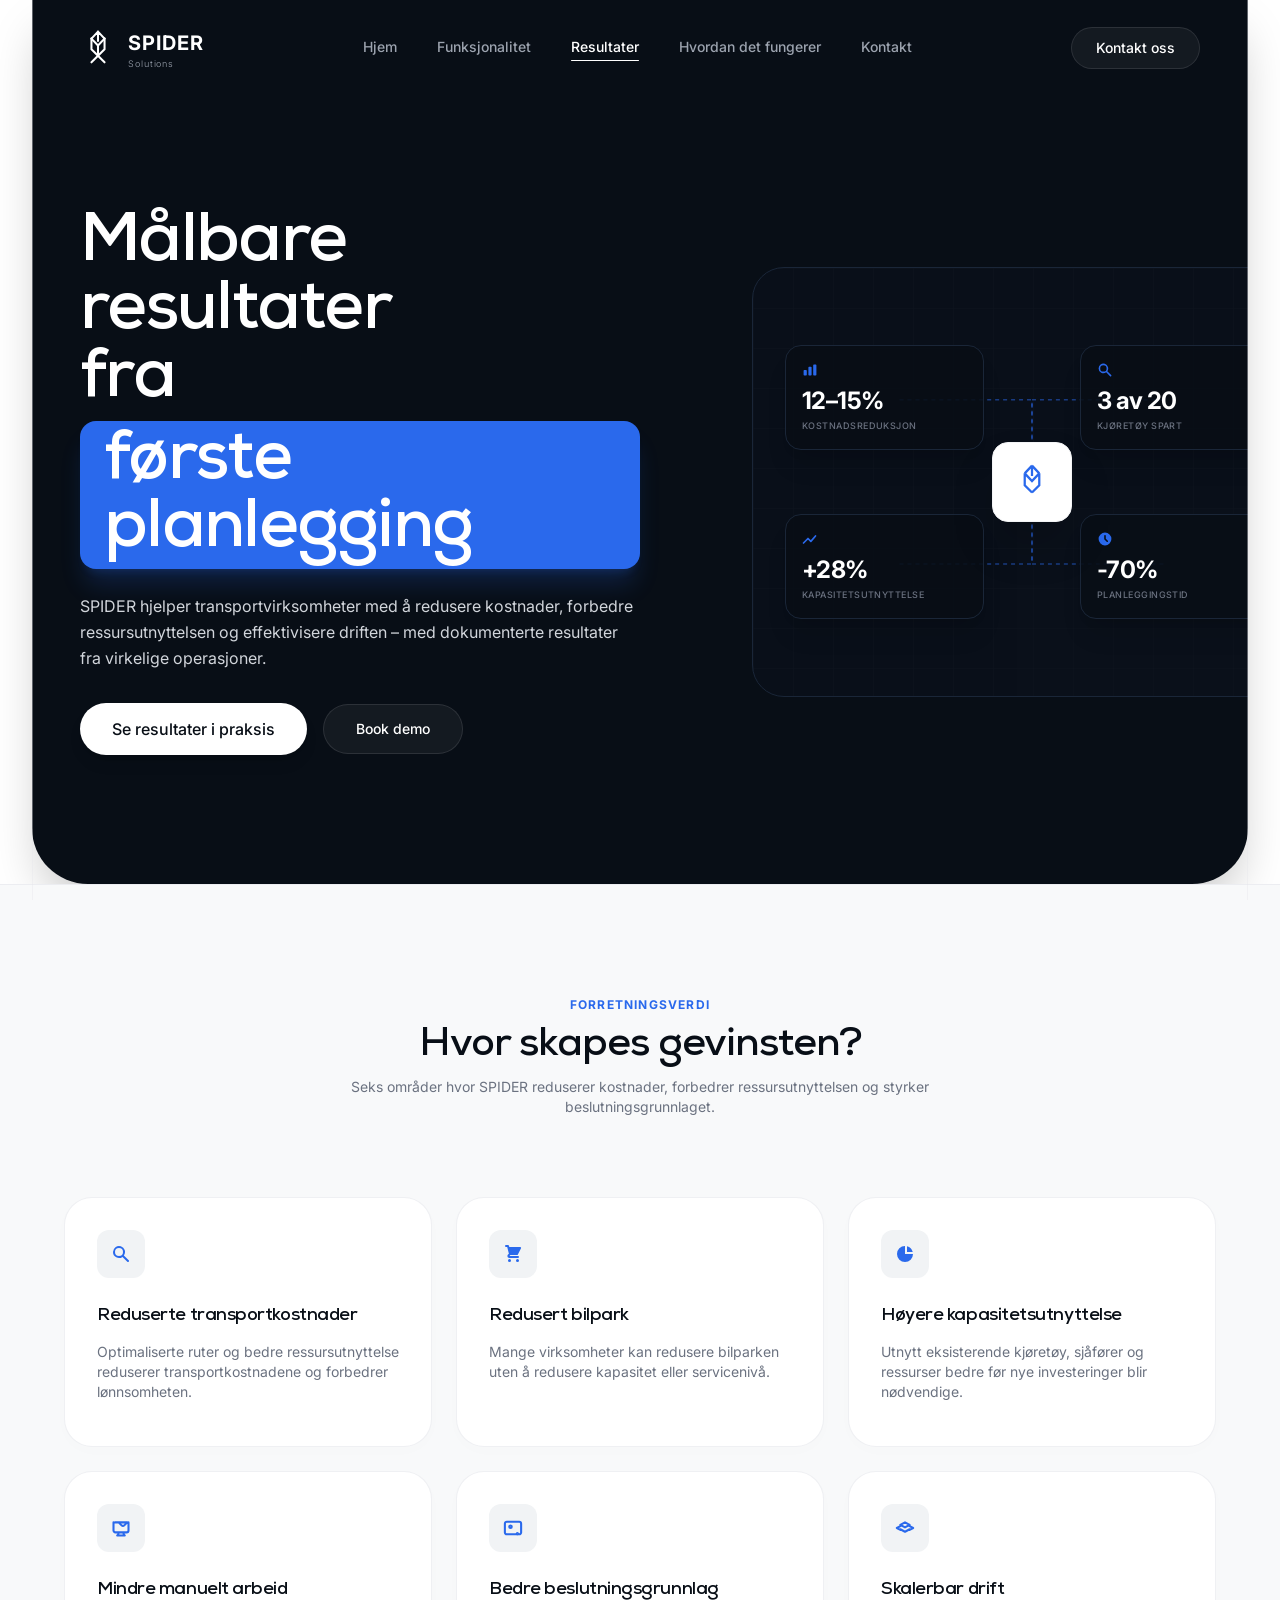
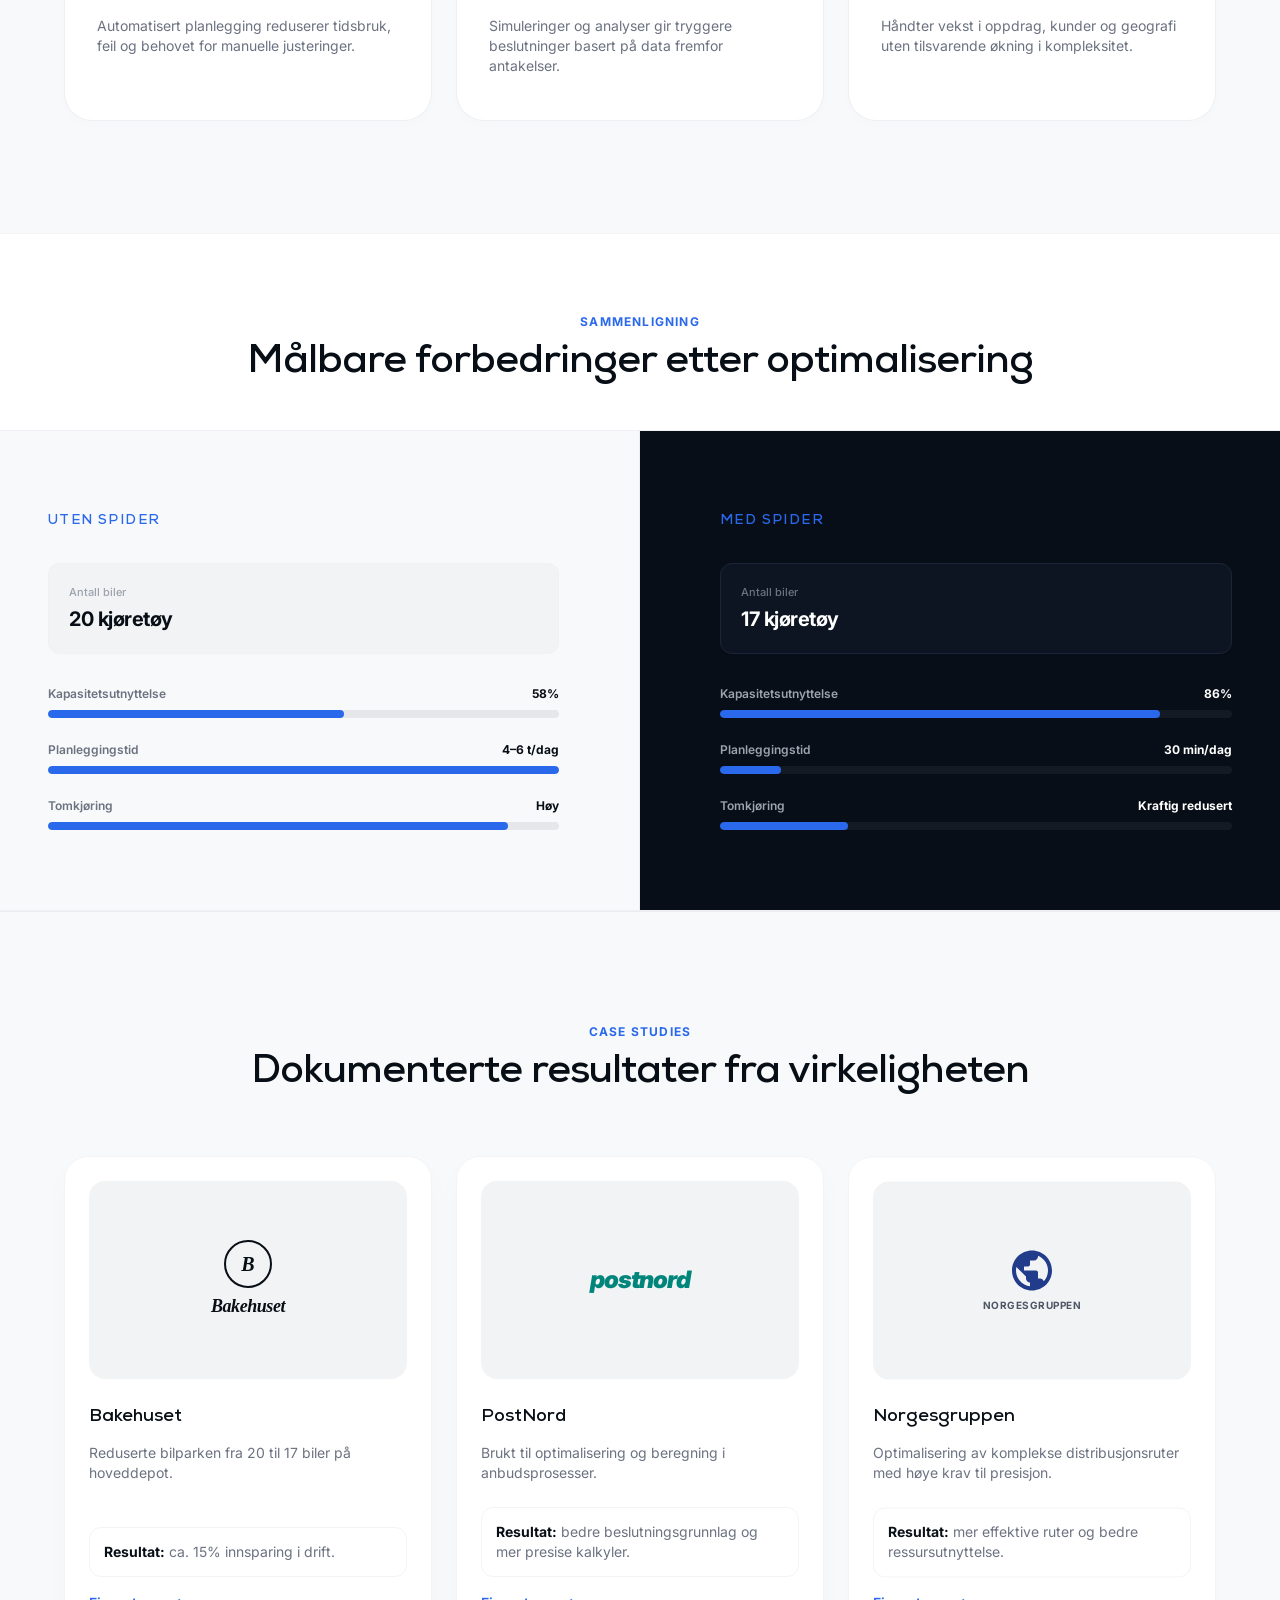
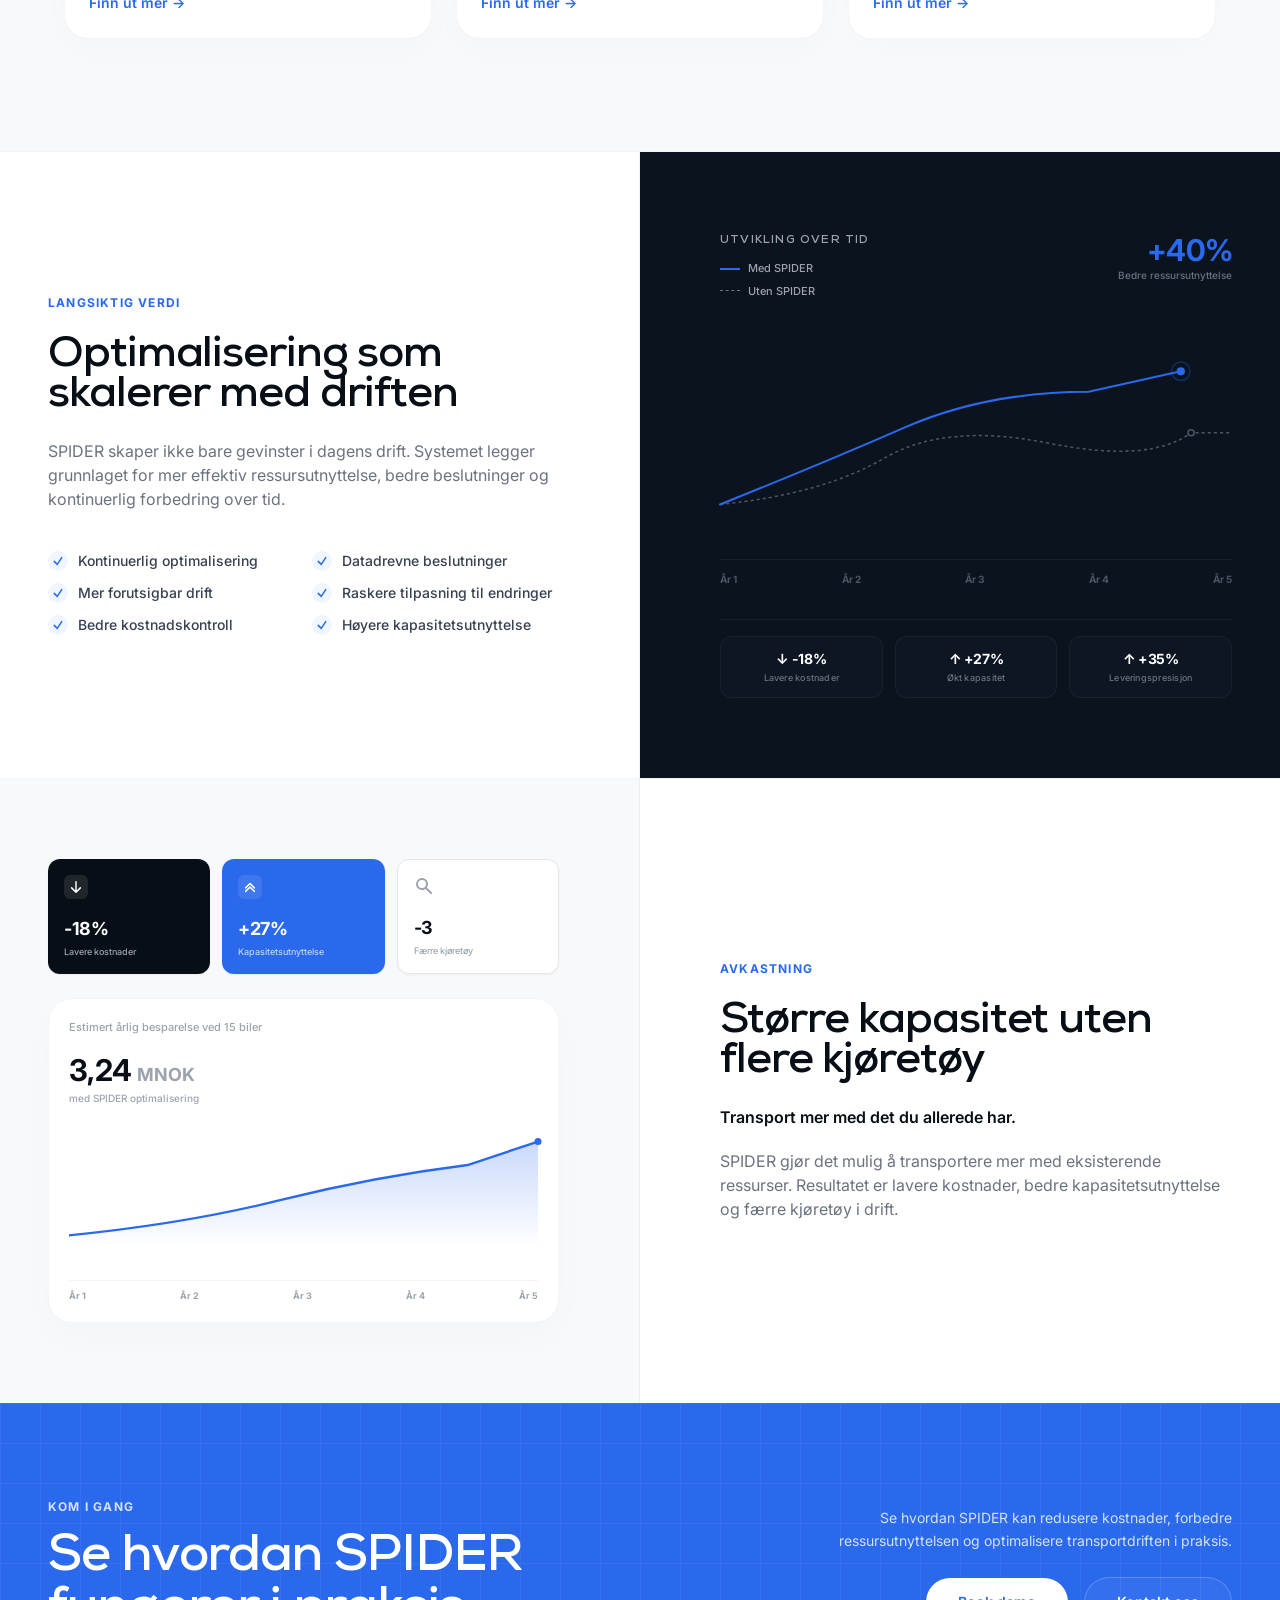
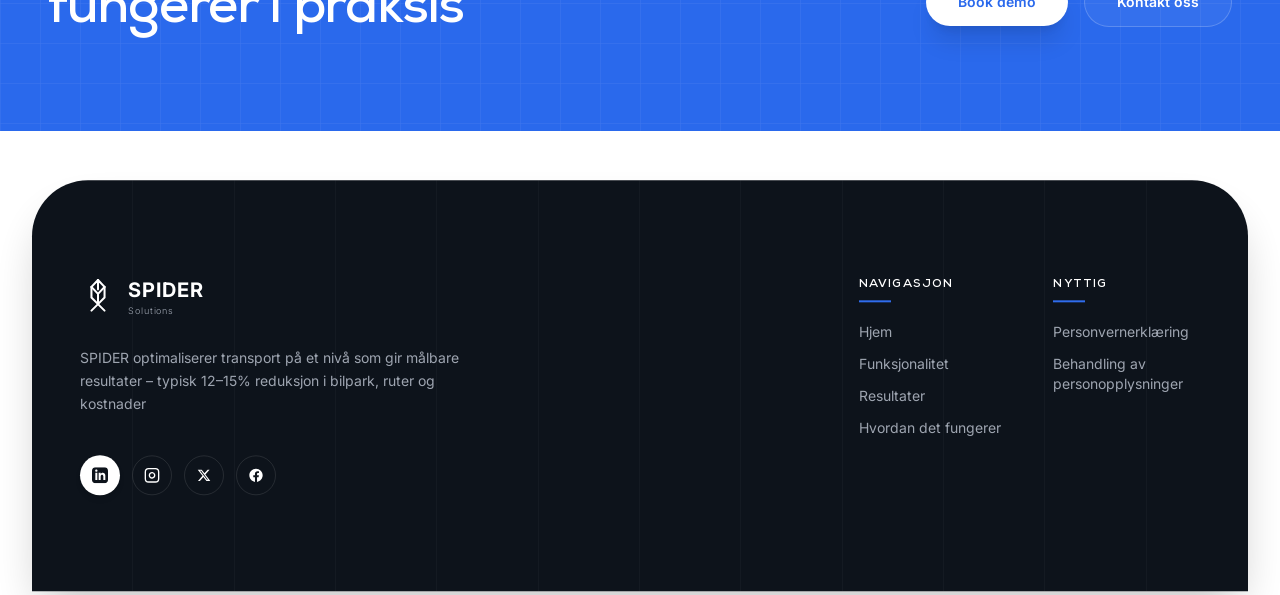
<file: resultater.html>
<!DOCTYPE html>
<html lang="no" class="scroll-smooth">
<head>
  <meta charset="UTF-8" />
  <meta name="viewport" content="width=device-width, initial-scale=1.0" />
  <title>Resultater — SPIDER Transport</title>
  <meta name="description" content="Målbare resultater fra første planlegging. SPIDER hjelper transportvirksomheter med å redusere kostnader og forbedre ressursutnyttelsen." />

  <link rel="preconnect" href="https://fonts.googleapis.com" />
  <link rel="preconnect" href="https://fonts.gstatic.com" crossorigin />
  <link href="https://fonts.googleapis.com/css2?family=Inter:ital,opsz,wght@0,14..32,100..900;1,14..32,100..900" rel="stylesheet">

  <script src="assets/css/tailwind-cdn.3.4.17.min.js"></script>
  <script>
    tailwind.config = {
      theme: {
        extend: {
          fontFamily: {
            sans: ['Inter', 'sans-serif'],
            display: ['Nexa', 'sans-serif'],
          },
          colors: {
            spider: {
              bg: '#080E16',
              blue: '#2A69EC',
              card: '#0D1522',
              cardBorder: '#1A2638'
            }
          }
        }
      }
    }
  </script>

  <link href="/assets/css/main.css" rel="stylesheet" />
</head>

<body class="text-spider-bg font-sans antialiased overflow-x-hidden selection:bg-spider-blue selection:text-white">

  <!-- Global Background Grid Lines -->
  <div class="fixed inset-0 pointer-events-none z-40 max-w-[95%] mx-auto">
    <div class="w-full h-full flex justify-between border-l border-r border-gray-200/40"></div>
  </div>

  <!-- ═══════════════════════════════════════════
       DARK HERO CARD
  ═══════════════════════════════════════════ -->
  <div class="max-w-[95%] mx-auto bg-spider-bg rounded-b-[40px] lg:rounded-b-[56px] shadow-2xl overflow-hidden text-white">

    <!-- Header -->
    <header id="site-header" class="w-full z-50 bg-transparent relative">
      <div class="max-w-7xl mx-auto px-6 lg:px-12 h-24 flex items-center justify-between">

        <a href="index.html" class="flex items-center gap-3 group relative z-50">
          <div class="w-9 h-9 text-white flex-shrink-0">
            <svg viewBox="0 0 44 44" fill="none" xmlns="http://www.w3.org/2000/svg" class="w-full h-full">
              <path d="M22 2L14 10.5M22 2L30 10.5M22 2V13.5" stroke="currentColor" stroke-width="2.5" stroke-linecap="round"/>
              <path d="M14 10.5L22 19L30 10.5" stroke="currentColor" stroke-width="2.5" stroke-linecap="round" stroke-linejoin="round"/>
              <path d="M14 10.5V23.5L22 31.5" stroke="currentColor" stroke-width="2.5" stroke-linecap="round" stroke-linejoin="round"/>
              <path d="M30 10.5V23.5L22 31.5" stroke="currentColor" stroke-width="2.5" stroke-linecap="round" stroke-linejoin="round"/>
              <path d="M22 19V31.5M22 31.5L14 39.5M22 31.5L30 39.5" stroke="currentColor" stroke-width="2.5" stroke-linecap="round"/>
            </svg>
          </div>
          <div class="flex flex-col leading-none">
            <span class="text-xl font-bold tracking-wider text-white">SPIDER</span>
            <span class="text-[9px] text-gray-400 tracking-widest font-light mt-0.5">Solutions</span>
          </div>
        </a>

        <nav class="hidden md:flex items-center gap-10">
          <a href="index.html" class="nav-link text-sm font-medium text-gray-400 hover:text-white transition-colors">Hjem</a>
          <a href="funksjoner.html" class="nav-link text-sm font-medium text-gray-400 hover:text-white transition-colors">Funksjonalitet</a>
          <a href="resultater.html" class="nav-link active text-sm font-medium text-white transition-colors">Resultater</a>
          <a href="hvordan-det-fungerer.html" class="nav-link text-sm font-medium text-gray-400 hover:text-white transition-colors">Hvordan det fungerer</a>
          <a href="kontakt.html" class="nav-link text-sm font-medium text-gray-400 hover:text-white transition-colors">Kontakt</a>
        </nav>

        <div class="hidden md:flex items-center">
          <a href="#kontakt" class="btn-header-cta border border-white/10 bg-white/5 hover:bg-white/10 text-white text-sm font-medium px-6 py-2.5 rounded-full transition-all duration-200">
            Kontakt oss
          </a>
        </div>

        <button id="mobile-menu-toggle" class="md:hidden p-2 text-white hover:text-gray-300 focus:outline-none relative z-50" aria-label="Toggle meny">
          <svg id="hamburger-icon" class="w-6 h-6 transition-transform duration-200" fill="none" stroke="currentColor" stroke-width="2" viewBox="0 0 24 24">
            <path stroke-linecap="round" stroke-linejoin="round" d="M4 6h16M4 12h16M4 18h16"/>
          </svg>
          <svg id="close-icon" class="w-6 h-6 hidden transition-transform duration-200" fill="none" stroke="currentColor" stroke-width="2" viewBox="0 0 24 24">
            <path stroke-linecap="round" stroke-linejoin="round" d="M6 18L18 6M6 6l12 12"/>
          </svg>
        </button>

      </div>

      <div id="mobile-menu-drawer" class="fixed inset-0 bg-[#080E16]/98 backdrop-blur-md z-40 hidden flex-col justify-between px-6 pt-32 pb-10 transition-all duration-300">
        <nav class="flex flex-col space-y-6 text-center">
          <a href="index.html" class="text-xl font-medium text-gray-400 hover:text-white transition-colors py-2">Hjem</a>
          <a href="funksjoner.html" class="text-xl font-medium text-gray-400 hover:text-white transition-colors py-2">Funksjonalitet</a>
          <a href="resultater.html" class="text-xl font-medium text-white transition-colors py-2">Resultater</a>
          <a href="hvordan-det-fungerer.html" class="text-xl font-medium text-gray-400 hover:text-white transition-colors py-2">Hvordan det fungerer</a>
          <a href="kontakt.html" class="text-xl font-medium text-gray-400 hover:text-white transition-colors py-2">Kontakt</a>
        </nav>
        <div class="w-full pt-6 border-t border-white/10">
          <a href="#kontakt" class="mobile-nav-close block w-full text-center bg-spider-blue text-white text-base font-semibold py-4 rounded-xl shadow-lg shadow-spider-blue/20">
            Kontakt oss
          </a>
        </div>
      </div>
    </header>

    <!-- Hero -->
    <main class="max-w-7xl mx-auto px-6 lg:px-12 pt-4 pb-12 lg:pb-8">
      <section class="grid grid-cols-1 lg:grid-cols-12 gap-12 lg:gap-[7rem] items-center min-h-[calc(100vh-160px)]">

        <!-- Left copy -->
        <div class="lg:col-span-6 space-y-8">
          <div class="space-y-6">
            <h1 id="hero-title" class="text-5xl sm:text-6xl lg:text-[68px] font-bold tracking-tight text-white leading-[1.08]">
              Målbare resultater <br>fra
              <span class="inline-block mt-2 bg-spider-blue text-white px-6 py-1.5 rounded-2xl shadow-xl shadow-spider-blue/20">
                første planlegging
              </span>
            </h1>

            <div id="hero-text-block" class="space-y-4 max-w-xl">
              <p class="text-base text-gray-300 leading-relaxed">
                SPIDER hjelper transportvirksomheter med å redusere kostnader, forbedre ressursutnyttelsen og effektivisere driften – med dokumenterte resultater fra virkelige operasjoner.
              </p>
            </div>
          </div>

          <div id="hero-cta" class="flex flex-col sm:flex-row items-stretch sm:items-center gap-4">
            <a href="#resultater" class="btn-sweep btn-sweep-dark inline-block bg-white text-spider-bg font-medium text-center px-8 py-3.5 rounded-full text-base shadow-lg whitespace-nowrap">
              <span>Se resultater i praksis</span>
            </a>
            <a href="#demo" class="border border-white/10 bg-white/5 hover:bg-white/10 text-white font-medium text-center text-sm px-8 py-3.5 rounded-full transition-colors whitespace-nowrap">
              Book demo
            </a>
          </div>
        </div>

        <!-- Right: hub-and-spoke metric panel -->
        <div id="hero-dashboard" class="lg:col-span-6 w-full flex justify-center lg:justify-end">
          <div class="w-full max-w-[560px] bg-spider-card/40 border border-spider-cardBorder rounded-[32px] p-8 relative overflow-hidden aspect-[1.3] flex items-center justify-center">

            <div class="absolute inset-0 pointer-events-none opacity-[0.02] z-0">
              <svg width="100%" height="100%"><defs><pattern id="res-grid" width="40" height="40" patternUnits="userSpaceOnUse"><path d="M 40 0 L 0 0 0 40" fill="none" stroke="white" stroke-width="1"/></pattern></defs><rect width="100%" height="100%" fill="url(#res-grid)" /></svg>
            </div>

            <!-- Spoke lines -->
            <div class="absolute inset-0 z-10 pointer-events-none p-8">
              <svg class="w-full h-full" viewBox="0 0 496 316" fill="none" stroke="#2A69EC" stroke-width="1.5" stroke-dasharray="4 4" stroke-opacity="0.5">
                <path d="M 115 75 H 248 V 158" />
                <path d="M 380 75 H 248 V 158" />
                <path d="M 115 240 H 248 V 158" />
                <path d="M 380 240 H 248 V 158" />
              </svg>
            </div>

            <!-- Central hub -->
            <div class="absolute z-30 w-20 h-20 bg-white text-spider-blue rounded-2xl flex items-center justify-center shadow-2xl top-1/2 left-1/2 -translate-x-1/2 -translate-y-1/2 border border-gray-100">
              <svg viewBox="0 0 44 44" fill="none" class="w-10 h-10" stroke="currentColor" stroke-width="2.5">
                <path d="M22 4L14 12.5M22 4L30 12.5M22 4V15.5 M14 12.5L22 21L30 12.5 M14 12.5V25.5L22 33.5 M30 12.5V25.5L22 33.5"/>
              </svg>
            </div>

            <!-- 4 metric nodes -->
            <div class="grid grid-cols-2 gap-x-24 gap-y-16 w-full relative z-20">
              <div class="bg-spider-bg/90 border border-spider-cardBorder rounded-2xl p-4 min-h-[105px] flex flex-col justify-between shadow-xl">
                <div class="text-spider-blue mb-1"><svg class="w-4 h-4" fill="currentColor" viewBox="0 0 20 20"><path d="M2 11a1 1 0 011-1h2a1 1 0 011 1v5a1 1 0 01-1 1H3a1 1 0 01-1-1v-5zM8 7a1 1 0 011-1h2a1 1 0 011 1v9a1 1 0 01-1 1H9a1 1 0 01-1-1V7zM14 4a1 1 0 011-1h2a1 1 0 011 1v12a1 1 0 01-1 1h-2a1 1 0 01-1-1V4z"></path></svg></div>
                <div>
                  <div class="text-xl lg:text-2xl font-bold tracking-tight text-white">12–15%</div>
                  <div class="text-[9px] font-medium text-gray-500 uppercase tracking-wider mt-0.5">Kostnadsreduksjon</div>
                </div>
              </div>
              <div class="bg-spider-bg/90 border border-spider-cardBorder rounded-2xl p-4 min-h-[105px] flex flex-col justify-between shadow-xl">
                <div class="text-spider-blue mb-1"><svg class="w-4 h-4" fill="currentColor" viewBox="0 0 20 20"><path d="M8 4a4 4 0 100 8 4 4 0 000-8zM2 8a6 6 0 1110.89 3.476l4.817 4.817a1 1 0 01-1.414 1.414l-4.816-4.816A6 6 0 012 8z"></path></svg></div>
                <div>
                  <div class="text-xl lg:text-2xl font-bold tracking-tight text-white">3 av 20</div>
                  <div class="text-[9px] font-medium text-gray-500 uppercase tracking-wider mt-0.5">Kjøretøy spart</div>
                </div>
              </div>
              <div class="bg-spider-bg/90 border border-spider-cardBorder rounded-2xl p-4 min-h-[105px] flex flex-col justify-between shadow-xl">
                <div class="text-spider-blue mb-1"><svg class="w-4 h-4" fill="none" stroke="currentColor" stroke-width="2.5" viewBox="0 0 24 24"><path stroke-linecap="round" stroke-linejoin="round" d="M2.25 18L9 11.25l4.306 4.307L20.25 7.5"/></svg></div>
                <div>
                  <div class="text-xl lg:text-2xl font-bold tracking-tight text-white">+28%</div>
                  <div class="text-[9px] font-medium text-gray-500 uppercase tracking-wider mt-0.5">Kapasitetsutnyttelse</div>
                </div>
              </div>
              <div class="bg-spider-bg/90 border border-spider-cardBorder rounded-2xl p-4 min-h-[105px] flex flex-col justify-between shadow-xl">
                <div class="text-spider-blue mb-1"><svg class="w-4 h-4" fill="currentColor" viewBox="0 0 20 20"><path fill-rule="evenodd" d="M10 18a8 8 0 100-16 8 8 0 000 16zm1-12a1 1 0 10-2 0v4a1 1 0 00.293.707l2.828 2.829a1 1 0 101.415-1.415L11 9.586V6z" clip-rule="evenodd"></path></svg></div>
                <div>
                  <div class="text-xl lg:text-2xl font-bold tracking-tight text-white">-70%</div>
                  <div class="text-[9px] font-medium text-gray-500 uppercase tracking-wider mt-0.5">Planleggingstid</div>
                </div>
              </div>
            </div>

          </div>
        </div>

      </section>
    </main>
  </div>
  <!-- /DARK HERO CARD -->


  <!-- ═══════════════════════════════════════════
       SECTION — Forretningsverdi (6-card grid)
  ═══════════════════════════════════════════ -->
  <section id="resultater" class="bg-[#F8F9FA] py-20 lg:py-28 border-t border-gray-200/60">
    <div class="max-w-7xl mx-auto px-6 lg:px-12 text-center">

      <div class="space-y-3 mb-16 lg:mb-20 max-w-3xl mx-auto">
        <span class="block text-xs font-bold tracking-widest text-spider-blue uppercase">Forretningsverdi</span>
        <h2 class="section-heading text-3xl sm:text-4xl lg:text-[40px] font-bold tracking-tight text-spider-bg">
          Hvor skapes gevinsten?
        </h2>
        <p class="text-xs sm:text-sm text-gray-500 leading-relaxed max-w-2xl mx-auto">
          Seks områder hvor SPIDER reduserer kostnader, forbedrer ressursutnyttelsen og styrker beslutningsgrunnlaget.
        </p>
      </div>

      <div class="grid grid-cols-1 sm:grid-cols-2 lg:grid-cols-3 gap-6 text-left items-stretch max-w-6xl mx-auto value-cards">

        <div class="value-card bg-white border border-gray-200/60 rounded-[28px] p-6 sm:p-8 flex flex-col justify-start shadow-[0_4px_20px_rgba(0,0,0,0.01)] min-h-[250px]">
          <div class="w-12 h-12 rounded-xl bg-[#F1F3F5] text-spider-blue flex items-center justify-center mb-6">
            <svg class="w-5 h-5" fill="currentColor" viewBox="0 0 20 20"><path d="M8 4a4 4 0 100 8 4 4 0 000-8zM2 8a6 6 0 1110.89 3.476l4.817 4.817a1 1 0 01-1.414 1.414l-4.816-4.816A6 6 0 012 8z"></path></svg>
          </div>
          <div class="space-y-3">
            <h3 class="text-lg font-bold text-spider-bg tracking-tight">Reduserte transportkostnader</h3>
            <p class="text-xs sm:text-sm text-gray-500 leading-relaxed">Optimaliserte ruter og bedre ressursutnyttelse reduserer transportkostnadene og forbedrer lønnsomheten.</p>
          </div>
        </div>

        <div class="value-card bg-white border border-gray-200/60 rounded-[28px] p-6 sm:p-8 flex flex-col justify-start shadow-[0_4px_20px_rgba(0,0,0,0.01)] min-h-[250px]">
          <div class="w-12 h-12 rounded-xl bg-[#F1F3F5] text-spider-blue flex items-center justify-center mb-6">
            <svg class="w-5 h-5" fill="currentColor" viewBox="0 0 20 20"><path d="M3 1a1 1 0 000 2h1.22l.305 1.222a.997.997 0 00.01.042l1.358 5.43-.893.892C3.74 11.846 4.632 14 6.414 14H15a1 1 0 100-2H6.414l1-1H14a1 1 0 00.894-.553l3-6A1 1 0 0017 3H6.28l-.31-1.243A1 1 0 005 1H3zM16 16.5a1.5 1.5 0 11-3 0 1.5 1.5 0 013 0zM6.5 18a1.5 1.5 0 100-3 1.5 1.5 0 000 3z"></path></svg>
          </div>
          <div class="space-y-3">
            <h3 class="text-lg font-bold text-spider-bg tracking-tight">Redusert bilpark</h3>
            <p class="text-xs sm:text-sm text-gray-500 leading-relaxed">Mange virksomheter kan redusere bilparken uten å redusere kapasitet eller servicenivå.</p>
          </div>
        </div>

        <div class="value-card bg-white border border-gray-200/60 rounded-[28px] p-6 sm:p-8 flex flex-col justify-start shadow-[0_4px_20px_rgba(0,0,0,0.01)] min-h-[250px]">
          <div class="w-12 h-12 rounded-xl bg-[#F1F3F5] text-spider-blue flex items-center justify-center mb-6">
            <svg class="w-5 h-5" fill="currentColor" viewBox="0 0 20 20"><path d="M2 10a8 8 0 018-8v8h8a8 8 0 11-16 0z"></path><path d="M12 2.252A8.014 8.014 0 0117.748 8H12V2.252z"></path></svg>
          </div>
          <div class="space-y-3">
            <h3 class="text-lg font-bold text-spider-bg tracking-tight">Høyere kapasitetsutnyttelse</h3>
            <p class="text-xs sm:text-sm text-gray-500 leading-relaxed">Utnytt eksisterende kjøretøy, sjåfører og ressurser bedre før nye investeringer blir nødvendige.</p>
          </div>
        </div>

        <div class="value-card bg-white border border-gray-200/60 rounded-[28px] p-6 sm:p-8 flex flex-col justify-start shadow-[0_4px_20px_rgba(0,0,0,0.01)] min-h-[250px]">
          <div class="w-12 h-12 rounded-xl bg-[#F1F3F5] text-spider-blue flex items-center justify-center mb-6">
            <svg class="w-5 h-5" fill="none" stroke="currentColor" stroke-width="2.5" viewBox="0 0 24 24"><path stroke-linecap="round" stroke-linejoin="round" d="M9 17.25v1.007a3 3 0 01-.879 2.122L7.5 21h9l-.621-.621A3 3 0 0115 18.257V17.25m6-12V15a2.25 2.25 0 01-2.25 2.25H5.25A2.25 2.25 0 013 15V5.25M19.5 5.25l-3.59 3.59a2.25 2.25 0 01-3.182 0L9.136 5.25m9.964 0H4.914"/></svg>
          </div>
          <div class="space-y-3">
            <h3 class="text-lg font-bold text-spider-bg tracking-tight">Mindre manuelt arbeid</h3>
            <p class="text-xs sm:text-sm text-gray-500 leading-relaxed">Automatisert planlegging reduserer tidsbruk, feil og behovet for manuelle justeringer.</p>
          </div>
        </div>

        <div class="value-card bg-white border border-gray-200/60 rounded-[28px] p-6 sm:p-8 flex flex-col justify-start shadow-[0_4px_20px_rgba(0,0,0,0.01)] min-h-[250px]">
          <div class="w-12 h-12 rounded-xl bg-[#F1F3F5] text-spider-blue flex items-center justify-center mb-6">
            <svg class="w-5 h-5" fill="none" stroke="currentColor" stroke-width="2.5" viewBox="0 0 24 24"><path stroke-linecap="round" stroke-linejoin="round" d="M18 18.75a.75.75 0 11-1.5 0 .75.75 0 011.5 0zM10.5 10.5a1.5 1.5 0 11-3 0 1.5 1.5 0 013 0z"/><path stroke-linecap="round" stroke-linejoin="round" d="M4.5 19.5h15a2.25 2.25 0 002.25-2.25V6.75A2.25 2.25 0 0019.5 4.5h-15A2.25 2.25 0 002.25 6.75v10.5A2.25 2.25 0 004.5 19.5z"/></svg>
          </div>
          <div class="space-y-3">
            <h3 class="text-lg font-bold text-spider-bg tracking-tight">Bedre beslutningsgrunnlag</h3>
            <p class="text-xs sm:text-sm text-gray-500 leading-relaxed">Simuleringer og analyser gir tryggere beslutninger basert på data fremfor antakelser.</p>
          </div>
        </div>

        <div class="value-card bg-white border border-gray-200/60 rounded-[28px] p-6 sm:p-8 flex flex-col justify-start shadow-[0_4px_20px_rgba(0,0,0,0.01)] min-h-[250px]">
          <div class="w-12 h-12 rounded-xl bg-[#F1F3F5] text-spider-blue flex items-center justify-center mb-6">
            <svg class="w-5 h-5" fill="none" stroke="currentColor" stroke-width="2.5" viewBox="0 0 24 24"><path stroke-linecap="round" stroke-linejoin="round" d="M6.429 9.75L2.25 12l4.179 2.25m11.142 0L21.75 12l-4.179-2.25M12 5.25L6.429 8.25 12 11.25l5.571-3L12 5.25zm0 11.25l-5.571-3L12 16.5l5.571-3-5.571 3z"/></svg>
          </div>
          <div class="space-y-3">
            <h3 class="text-lg font-bold text-spider-bg tracking-tight">Skalerbar drift</h3>
            <p class="text-xs sm:text-sm text-gray-500 leading-relaxed">Håndter vekst i oppdrag, kunder og geografi uten tilsvarende økning i kompleksitet.</p>
          </div>
        </div>

      </div>
    </div>
  </section>


  <!-- ═══════════════════════════════════════════
       SECTION — Sammenligning (split, full-bleed)
       Matches index.html section-2 split pattern
  ═══════════════════════════════════════════ -->
  <section class="bg-white border-t border-gray-100">
    <div class="max-w-7xl mx-auto px-6 lg:px-12 text-center pt-20 pb-12">
      <span class="block text-xs font-bold tracking-widest text-spider-blue uppercase mb-3">Sammenligning</span>
      <h2 class="section-heading text-3xl sm:text-4xl lg:text-[40px] font-bold tracking-tight text-spider-bg">
        Målbare forbedringer etter optimalisering
      </h2>
    </div>

    <div class="grid grid-cols-1 lg:grid-cols-2 items-stretch border-t border-b border-gray-200/60">

      <!-- Left: Uten Spider -->
      <div class="bg-[#F8F9FA] flex items-center justify-end border-b lg:border-b-0 lg:border-r border-gray-200/60">
        <div class="w-full max-w-[640px] px-6 lg:pr-16 xl:pr-20 lg:pl-12 py-16 sm:py-20 space-y-8">
          <h3 class="text-sm font-bold tracking-widest text-spider-blue uppercase">Uten Spider</h3>
          <div class="bg-[#F1F3F5] rounded-xl p-5 border border-gray-200/20">
            <div class="text-[11px] text-gray-400 font-medium mb-1">Antall biler</div>
            <div class="text-xl font-bold text-spider-bg tracking-tight">20 kjøretøy</div>
          </div>
          <div class="space-y-6">
            <div class="space-y-2">
              <div class="flex justify-between items-baseline text-xs font-semibold text-gray-500">
                <span>Kapasitetsutnyttelse</span><span class="text-spider-bg font-bold">58%</span>
              </div>
              <div class="w-full h-2 bg-gray-200 rounded-full overflow-hidden">
                <div class="h-full bg-spider-blue w-[58%] rounded-full"></div>
              </div>
            </div>
            <div class="space-y-2">
              <div class="flex justify-between items-baseline text-xs font-semibold text-gray-500">
                <span>Planleggingstid</span><span class="text-spider-bg font-bold">4–6 t/dag</span>
              </div>
              <div class="w-full h-2 bg-gray-200 rounded-full overflow-hidden">
                <div class="h-full bg-spider-blue w-full rounded-full"></div>
              </div>
            </div>
            <div class="space-y-2">
              <div class="flex justify-between items-baseline text-xs font-semibold text-gray-500">
                <span>Tomkjøring</span><span class="text-spider-bg font-bold">Høy</span>
              </div>
              <div class="w-full h-2 bg-gray-200 rounded-full overflow-hidden">
                <div class="h-full bg-spider-blue w-[90%] rounded-full"></div>
              </div>
            </div>
          </div>
        </div>
      </div>

      <!-- Right: Med Spider -->
      <div class="bg-[#070E17] text-white flex items-center justify-start">
        <div class="w-full max-w-[640px] px-6 lg:pl-16 xl:pl-20 lg:pr-12 py-16 sm:py-20 space-y-8">
          <h3 class="text-sm font-bold tracking-widest text-spider-blue uppercase">Med Spider</h3>
          <div class="bg-[#0D1522] border border-spider-cardBorder rounded-xl p-5">
            <div class="text-[11px] text-gray-500 font-medium mb-1">Antall biler</div>
            <div class="text-xl font-bold text-white tracking-tight">17 kjøretøy</div>
          </div>
          <div class="space-y-6">
            <div class="space-y-2">
              <div class="flex justify-between items-baseline text-xs font-semibold text-gray-400">
                <span>Kapasitetsutnyttelse</span><span class="text-white font-bold">86%</span>
              </div>
              <div class="w-full h-2 bg-white/5 rounded-full overflow-hidden">
                <div class="h-full bg-spider-blue w-[86%] rounded-full"></div>
              </div>
            </div>
            <div class="space-y-2">
              <div class="flex justify-between items-baseline text-xs font-semibold text-gray-400">
                <span>Planleggingstid</span><span class="text-white font-bold">30 min/dag</span>
              </div>
              <div class="w-full h-2 bg-white/5 rounded-full overflow-hidden">
                <div class="h-full bg-spider-blue w-[12%] rounded-full"></div>
              </div>
            </div>
            <div class="space-y-2">
              <div class="flex justify-between items-baseline text-xs font-semibold text-gray-400">
                <span>Tomkjøring</span><span class="text-white font-bold">Kraftig redusert</span>
              </div>
              <div class="w-full h-2 bg-white/5 rounded-full overflow-hidden">
                <div class="h-full bg-spider-blue w-[25%] rounded-full"></div>
              </div>
            </div>
          </div>
        </div>
      </div>

    </div>
  </section>


  <!-- ═══════════════════════════════════════════
       SECTION — Kundecaser (3-card grid)
  ═══════════════════════════════════════════ -->
  <section class="bg-[#F8F9FA] py-20 lg:py-28 border-t border-gray-200/60">
    <div class="max-w-7xl mx-auto px-6 lg:px-12 text-center">

      <div class="space-y-3 mb-16">
        <span class="block text-xs font-bold tracking-widest text-spider-blue uppercase">Case Studies</span>
        <h2 class="section-heading text-3xl sm:text-4xl lg:text-[40px] font-bold tracking-tight text-spider-bg">
          Dokumenterte resultater<br class="sm:hidden"> fra virkeligheten
        </h2>
      </div>

      <div class="grid grid-cols-1 md:grid-cols-2 lg:grid-cols-3 gap-6 text-left items-stretch max-w-6xl mx-auto case-cards">

        <div class="case-card bg-white rounded-[24px] p-6 flex flex-col justify-between shadow-[0_10px_30px_rgba(0,0,0,0.02)] border border-gray-100 min-h-[460px]">
          <div>
            <div class="w-full aspect-[16/10] bg-[#F1F3F5] rounded-2xl flex items-center justify-center p-8 mb-6">
              <div class="flex flex-col items-center text-center text-spider-bg">
                <div class="w-12 h-12 rounded-full border-2 border-double border-spider-bg flex items-center justify-center font-serif font-bold text-xl mb-1 italic">B</div>
                <span class="font-serif italic font-bold tracking-tight text-lg">Bakehuset</span>
              </div>
            </div>
            <div class="space-y-3 mb-6">
              <h3 class="text-lg font-bold text-spider-bg">Bakehuset</h3>
              <p class="text-xs sm:text-sm text-gray-500 leading-relaxed">Reduserte bilparken fra 20 til 17 biler på hoveddepot.</p>
            </div>
          </div>
          <div class="space-y-4">
            <div class="bg-white border border-gray-100 rounded-xl p-3.5 text-xs sm:text-sm text-gray-500 leading-normal">
              <span class="font-bold text-spider-bg">Resultat:</span> ca. 15% innsparing i drift.
            </div>
            <a href="#" class="link-arrow text-xs sm:text-sm font-semibold text-spider-blue">Finn ut mer <span class="arrow text-sm">→</span></a>
          </div>
        </div>

        <div class="case-card bg-white rounded-[24px] p-6 flex flex-col justify-between shadow-[0_10px_30px_rgba(0,0,0,0.02)] border border-gray-100 min-h-[460px]">
          <div>
            <div class="w-full aspect-[16/10] bg-[#F1F3F5] rounded-2xl flex items-center justify-center p-8 mb-6">
              <span class="text-2xl font-black italic tracking-tighter text-[#00857A]">postnord</span>
            </div>
            <div class="space-y-3 mb-6">
              <h3 class="text-lg font-bold text-spider-bg">PostNord</h3>
              <p class="text-xs sm:text-sm text-gray-500 leading-relaxed">Brukt til optimalisering og beregning i anbudsprosesser.</p>
            </div>
          </div>
          <div class="space-y-4">
            <div class="bg-white border border-gray-100 rounded-xl p-3.5 text-xs sm:text-sm text-gray-500 leading-normal">
              <span class="font-bold text-spider-bg">Resultat:</span> bedre beslutningsgrunnlag og mer presise kalkyler.
            </div>
            <a href="#" class="link-arrow text-xs sm:text-sm font-semibold text-spider-blue">Finn ut mer <span class="arrow text-sm">→</span></a>
          </div>
        </div>

        <div class="case-card bg-white rounded-[24px] p-6 flex flex-col justify-between shadow-[0_10px_30px_rgba(0,0,0,0.02)] border border-gray-100 min-h-[460px]">
          <div>
            <div class="w-full aspect-[16/10] bg-[#F1F3F5] rounded-2xl flex items-center justify-center p-8 mb-6">
              <div class="flex flex-col items-center text-center text-[#1E3A8A]">
                <svg class="w-12 h-12 mb-1" viewBox="0 0 24 24" fill="currentColor"><path d="M12 2C6.48 2 2 6.48 2 12s4.48 10 10 10 10-4.48 10-10S17.52 2 12 2zm-1 17.93c-3.95-.49-7-3.85-7-7.93 0-.62.08-1.21.21-1.79L9 15v1c0 1.1.9 2 2 2v1.93zm6.9-2.53c-.26-.81-1-1.4-1.9-1.4h-1v-3c0-.55-.45-1-1-1h-6v-2h2c.55 0 1-.45 1-1V7h2c1.1 0 2-.9 2-2v-.41c2.93 1.19 5 4.06 5 7.41 0 2.08-.8 3.97-2.1 5.39z"/></svg>
                <span class="text-[10px] font-bold uppercase tracking-wider text-gray-600">NorgesGruppen</span>
              </div>
            </div>
            <div class="space-y-3 mb-6">
              <h3 class="text-lg font-bold text-spider-bg">Norgesgruppen</h3>
              <p class="text-xs sm:text-sm text-gray-500 leading-relaxed">Optimalisering av komplekse distribusjonsruter med høye krav til presisjon.</p>
            </div>
          </div>
          <div class="space-y-4">
            <div class="bg-white border border-gray-100 rounded-xl p-3.5 text-xs sm:text-sm text-gray-500 leading-normal">
              <span class="font-bold text-spider-bg">Resultat:</span> mer effektive ruter og bedre ressursutnyttelse.
            </div>
            <a href="#" class="link-arrow text-xs sm:text-sm font-semibold text-spider-blue">Finn ut mer <span class="arrow text-sm">→</span></a>
          </div>
        </div>

      </div>
    </div>
  </section>


  <!-- ═══════════════════════════════════════════
       SECTION — Langsiktig verdi (split)
       Left: copy + checklist | Right: dark trend graph
  ═══════════════════════════════════════════ -->
  <section class="border-t border-gray-100 grid grid-cols-1 lg:grid-cols-2 min-h-[620px]">

    <div class="bg-white flex items-center justify-end border-b lg:border-b-0 lg:border-r border-gray-200/60">
      <div class="w-full max-w-[640px] px-6 lg:pr-16 xl:pr-20 lg:pl-12 py-20 lg:py-28 space-y-6">
        <span class="block text-xs font-bold tracking-widest text-spider-blue uppercase">Langsiktig verdi</span>
        <h2 class="section-heading text-3xl sm:text-4xl lg:text-[44px] font-bold tracking-tight text-spider-bg leading-[1.12]">
          Optimalisering som skalerer med driften
        </h2>
        <p class="text-gray-500 text-sm sm:text-base leading-relaxed">
          SPIDER skaper ikke bare gevinster i dagens drift. Systemet legger grunnlaget for mer effektiv ressursutnyttelse, bedre beslutninger og kontinuerlig forbedring over tid.
        </p>
        <div class="grid grid-cols-1 sm:grid-cols-2 gap-x-4 gap-y-3 pt-4 text-xs sm:text-sm font-medium text-gray-700">
          <div class="flex items-center gap-2.5"><span class="w-5 h-5 rounded-full bg-blue-50 text-spider-blue flex items-center justify-center flex-shrink-0"><svg class="w-3 h-3" fill="none" stroke="currentColor" stroke-width="3" viewBox="0 0 24 24"><path stroke-linecap="round" stroke-linejoin="round" d="M4.5 12.75l6 6 9-13.5"/></svg></span>Kontinuerlig optimalisering</div>
          <div class="flex items-center gap-2.5"><span class="w-5 h-5 rounded-full bg-blue-50 text-spider-blue flex items-center justify-center flex-shrink-0"><svg class="w-3 h-3" fill="none" stroke="currentColor" stroke-width="3" viewBox="0 0 24 24"><path stroke-linecap="round" stroke-linejoin="round" d="M4.5 12.75l6 6 9-13.5"/></svg></span>Datadrevne beslutninger</div>
          <div class="flex items-center gap-2.5"><span class="w-5 h-5 rounded-full bg-blue-50 text-spider-blue flex items-center justify-center flex-shrink-0"><svg class="w-3 h-3" fill="none" stroke="currentColor" stroke-width="3" viewBox="0 0 24 24"><path stroke-linecap="round" stroke-linejoin="round" d="M4.5 12.75l6 6 9-13.5"/></svg></span>Mer forutsigbar drift</div>
          <div class="flex items-center gap-2.5"><span class="w-5 h-5 rounded-full bg-blue-50 text-spider-blue flex items-center justify-center flex-shrink-0"><svg class="w-3 h-3" fill="none" stroke="currentColor" stroke-width="3" viewBox="0 0 24 24"><path stroke-linecap="round" stroke-linejoin="round" d="M4.5 12.75l6 6 9-13.5"/></svg></span>Raskere tilpasning til endringer</div>
          <div class="flex items-center gap-2.5"><span class="w-5 h-5 rounded-full bg-blue-50 text-spider-blue flex items-center justify-center flex-shrink-0"><svg class="w-3 h-3" fill="none" stroke="currentColor" stroke-width="3" viewBox="0 0 24 24"><path stroke-linecap="round" stroke-linejoin="round" d="M4.5 12.75l6 6 9-13.5"/></svg></span>Bedre kostnadskontroll</div>
          <div class="flex items-center gap-2.5"><span class="w-5 h-5 rounded-full bg-blue-50 text-spider-blue flex items-center justify-center flex-shrink-0"><svg class="w-3 h-3" fill="none" stroke="currentColor" stroke-width="3" viewBox="0 0 24 24"><path stroke-linecap="round" stroke-linejoin="round" d="M4.5 12.75l6 6 9-13.5"/></svg></span>Høyere kapasitetsutnyttelse</div>
        </div>
      </div>
    </div>

    <div class="bg-[#0B131F] text-white flex items-center justify-start relative overflow-hidden">
      <div class="w-full max-w-[640px] px-6 lg:pl-16 xl:pl-20 lg:pr-12 py-16 sm:py-20 space-y-8">
        <div class="flex justify-between items-start">
          <div class="space-y-3">
            <h3 class="text-xs font-bold uppercase tracking-widest text-gray-400">Utvikling over tid</h3>
            <div class="space-y-1.5 text-[11px] font-medium text-gray-400">
              <div class="flex items-center gap-2"><span class="w-5 h-0.5 bg-spider-blue inline-block"></span> Med SPIDER</div>
              <div class="flex items-center gap-2"><span class="w-5 h-0.5 border-t border-dashed border-gray-500 inline-block"></span> Uten SPIDER</div>
            </div>
          </div>
          <div class="text-right">
            <div class="text-3xl font-bold text-spider-blue tracking-tight">+40%</div>
            <div class="text-[10px] text-gray-500 font-medium">Bedre ressursutnyttelse</div>
          </div>
        </div>
        <div class="relative w-full aspect-[2/1] pt-4">
          <div class="absolute inset-x-0 bottom-0 flex justify-between text-[10px] font-bold text-gray-600 border-t border-white/5 pt-3">
            <span>År 1</span><span>År 2</span><span>År 3</span><span>År 4</span><span>År 5</span>
          </div>
          <svg class="w-full h-full absolute inset-0 pb-8 overflow-visible" viewBox="0 0 500 200" fill="none">
            <path d="M 0 160 Q 100 150, 160 115 T 320 100 T 460 90 L 500 90" stroke="#4B5563" stroke-width="1.5" stroke-dasharray="3 3"/>
            <circle cx="460" cy="90" r="3" fill="#0B131F" stroke="#4B5563" stroke-width="1.5"/>
            <path d="M 0 160 Q 100 120, 180 85 T 360 50 L 450 30" stroke="#2A69EC" stroke-width="2" stroke-linecap="round"/>
            <circle cx="450" cy="30" r="4" fill="#2A69EC"/>
            <circle cx="450" cy="30" r="9" stroke="#2A69EC" stroke-width="1.5" stroke-opacity="0.3"/>
          </svg>
        </div>
        <div class="grid grid-cols-3 gap-3 pt-4 border-t border-white/5">
          <div class="bg-[#111827]/60 border border-white/5 rounded-xl p-3 text-center">
            <div class="text-sm font-bold text-white tracking-tight">↓ -18%</div>
            <div class="text-[9px] text-gray-500 font-medium tracking-wide mt-0.5">Lavere kostnader</div>
          </div>
          <div class="bg-[#111827]/60 border border-white/5 rounded-xl p-3 text-center">
            <div class="text-sm font-bold text-white tracking-tight">↑ +27%</div>
            <div class="text-[9px] text-gray-500 font-medium tracking-wide mt-0.5">Økt kapasitet</div>
          </div>
          <div class="bg-[#111827]/60 border border-white/5 rounded-xl p-3 text-center">
            <div class="text-sm font-bold text-white tracking-tight">↑ +35%</div>
            <div class="text-[9px] text-gray-500 font-medium tracking-wide mt-0.5">Leveringspresisjon</div>
          </div>
        </div>
      </div>
    </div>
  </section>


  <!-- ═══════════════════════════════════════════
       SECTION — Avkastning (split)
       Left: metrics + area chart | Right: copy
  ═══════════════════════════════════════════ -->
  <section class="border-t border-gray-100 grid grid-cols-1 lg:grid-cols-2 min-h-[600px]">

    <div class="bg-[#F8F9FA] flex items-center justify-end border-b lg:border-b-0 lg:border-r border-gray-200/60">
      <div class="w-full max-w-[640px] px-6 lg:pr-16 xl:pr-20 lg:pl-12 py-16 sm:py-20 space-y-6">
        <div class="grid grid-cols-3 gap-3">
          <div class="bg-spider-bg text-white rounded-xl p-4 flex flex-col justify-between shadow-sm">
            <div class="bg-white/10 w-6 h-6 rounded-md flex items-center justify-center mb-4">
              <svg class="w-3.5 h-3.5" fill="none" stroke="currentColor" stroke-width="2.5" viewBox="0 0 24 24"><path stroke-linecap="round" stroke-linejoin="round" d="M19.5 13.5L12 21m0 0l-7.5-7.5M12 21V3"/></svg>
            </div>
            <div><div class="text-lg font-bold tracking-tight mb-0.5">-18%</div><div class="text-[9px] font-medium text-gray-400">Lavere kostnader</div></div>
          </div>
          <div class="bg-spider-blue text-white rounded-xl p-4 flex flex-col justify-between shadow-sm shadow-spider-blue/10">
            <div class="bg-white/10 w-6 h-6 rounded-md flex items-center justify-center mb-4">
              <svg class="w-3.5 h-3.5" fill="none" stroke="currentColor" stroke-width="2.5" viewBox="0 0 24 24"><path stroke-linecap="round" stroke-linejoin="round" d="M4.5 19.5l7.5-7.5 7.5 7.5m-15-6l7.5-7.5 7.5 7.5"/></svg>
            </div>
            <div><div class="text-lg font-bold tracking-tight mb-0.5">+27%</div><div class="text-[9px] font-medium text-white/70">Kapasitetsutnyttelse</div></div>
          </div>
          <div class="bg-white border border-gray-200 text-spider-bg rounded-xl p-4 flex flex-col justify-between shadow-sm">
            <div class="text-gray-400 mb-4"><svg class="w-5 h-5" fill="currentColor" viewBox="0 0 20 20"><path d="M8 4a4 4 0 100 8 4 4 0 000-8zM2 8a6 6 0 1110.89 3.476l4.817 4.817a1 1 0 01-1.414 1.414l-4.816-4.816A6 6 0 012 8z"></path></svg></div>
            <div><div class="text-lg font-bold tracking-tight mb-0.5">-3</div><div class="text-[9px] font-medium text-gray-400">Færre kjøretøy</div></div>
          </div>
        </div>
        <div class="bg-white rounded-[24px] p-5 border border-gray-100 shadow-[0_15px_35px_rgba(0,0,0,0.02)] space-y-4">
          <div class="text-[11px] text-gray-400 font-medium">Estimert årlig besparelse ved 15 biler</div>
          <div>
            <span class="text-3xl font-bold text-spider-bg tracking-tight">3,24 <span class="text-lg font-bold tracking-normal text-gray-400">MNOK</span></span>
            <div class="text-[10px] text-gray-400 font-medium mt-0.5">med SPIDER optimalisering</div>
          </div>
          <div class="w-full aspect-[2.6/1] relative pt-2">
            <div class="absolute inset-x-0 bottom-0 flex justify-between text-[9px] font-bold text-gray-400 border-t border-gray-100 pt-2">
              <span>År 1</span><span>År 2</span><span>År 3</span><span>År 4</span><span>År 5</span>
            </div>
            <svg class="w-full h-full absolute inset-0 pb-6 overflow-visible" viewBox="0 0 400 120">
              <defs>
                <linearGradient id="chart-glow" x1="0" y1="0" x2="0" y2="1">
                  <stop offset="0%" stop-color="#2A69EC" stop-opacity="0.25"/>
                  <stop offset="100%" stop-color="#2A69EC" stop-opacity="0.0"/>
                </linearGradient>
              </defs>
              <path d="M 0 90 Q 100 80, 180 60 T 340 30 L 400 10 L 400 100 L 0 100 Z" fill="url(#chart-glow)"/>
              <path d="M 0 90 Q 100 80, 180 60 T 340 30 L 400 10" stroke="#2A69EC" stroke-width="2" fill="none"/>
              <circle cx="400" cy="10" r="3" fill="#2A69EC"/>
            </svg>
          </div>
        </div>
      </div>
    </div>

    <div class="bg-white flex items-center justify-start">
      <div class="w-full max-w-[640px] px-6 lg:pl-16 xl:pl-20 lg:pr-12 py-20 lg:py-28 space-y-6">
        <span class="block text-xs font-bold tracking-widest text-spider-blue uppercase">Avkastning</span>
        <h2 class="section-heading text-3xl sm:text-4xl lg:text-[44px] font-bold tracking-tight text-spider-bg leading-[1.12]">
          Større kapasitet uten flere kjøretøy
        </h2>
        <div class="space-y-5 text-gray-500 text-sm sm:text-base leading-relaxed">
          <p class="font-semibold text-spider-bg text-base">Transport mer med det du allerede har.</p>
          <p>SPIDER gjør det mulig å transportere mer med eksisterende ressurser. Resultatet er lavere kostnader, bedre kapasitetsutnyttelse og færre kjøretøy i drift.</p>
        </div>
      </div>
    </div>

  </section>


  <!-- ═══════════════════════════════════════════
       SECTION — CTA Banner
  ═══════════════════════════════════════════ -->
  <section class="bg-spider-blue text-white relative overflow-hidden">
    <div class="absolute inset-0 pointer-events-none z-0 opacity-10">
      <svg class="w-full h-full" width="100%" height="100%">
        <defs><pattern id="cta-grid" width="40" height="40" patternUnits="userSpaceOnUse"><path d="M 40 0 L 0 0 0 40" fill="none" stroke="white" stroke-width="1"/></pattern></defs>
        <rect width="100%" height="100%" fill="url(#cta-grid)" />
      </svg>
    </div>
    <div class="max-w-7xl mx-auto px-6 lg:px-12 py-20 lg:py-24 relative z-10 grid grid-cols-1 lg:grid-cols-12 gap-8 lg:gap-12 items-center">
      <div class="lg:col-span-7 space-y-4 text-left">
        <span class="block text-xs font-bold tracking-widest text-white/80 uppercase">Kom i gang</span>
        <h2 class="text-4xl sm:text-5xl lg:text-[52px] font-bold tracking-tight text-white leading-[1.1]">
          Se hvordan SPIDER<br> fungerer i praksis
        </h2>
      </div>
      <div class="lg:col-span-5 space-y-6 lg:text-right flex flex-col items-start lg:items-end justify-center">
        <p class="text-sm text-white/80 max-w-md leading-relaxed text-left lg:text-right">
          Se hvordan SPIDER kan redusere kostnader, forbedre ressursutnyttelsen og optimalisere transportdriften i praksis.
        </p>
        <div class="flex flex-col sm:flex-row items-stretch sm:items-center gap-4 w-full sm:w-auto">
          <a href="#demo" class="btn-sweep btn-sweep-white bg-white text-spider-blue font-semibold text-center text-sm px-8 py-3.5 rounded-full shadow-xl shadow-black/10 whitespace-nowrap">
            <span>Book demo</span>
          </a>
          <a href="#kontakt" class="border border-white/20 bg-white/5 hover:bg-white/10 text-white font-semibold text-center text-sm px-8 py-3.5 rounded-full transition-colors whitespace-nowrap">
            Kontakt oss
          </a>
        </div>
      </div>
    </div>
  </section>


  <!-- ═══════════════════════════════════════════
       FOOTER (rounded top dark card)
  ═══════════════════════════════════════════ -->
  <footer class="max-w-[95%] mx-auto bg-spider-bg rounded-t-[40px] lg:rounded-t-[56px] shadow-2xl overflow-hidden text-white mt-12">
    <div class="max-w-7xl mx-auto px-6 lg:px-12 py-16 lg:py-24 grid grid-cols-1 md:grid-cols-12 gap-12 items-start relative">

      <div class="absolute inset-0 grid grid-cols-4 sm:grid-cols-8 lg:grid-cols-12 pointer-events-none opacity-[0.03]">
        <div class="border-r border-white h-full"></div><div class="border-r border-white h-full"></div>
        <div class="border-r border-white h-full"></div><div class="border-r border-white h-full"></div>
        <div class="border-r border-white h-full"></div><div class="border-r border-white h-full"></div>
        <div class="border-r border-white h-full"></div><div class="border-r border-white h-full"></div>
        <div class="border-r border-white h-full"></div><div class="border-r border-white h-full"></div>
        <div class="border-r border-white h-full"></div>
      </div>

      <div class="md:col-span-5 space-y-8 relative z-10">
        <a href="index.html" class="flex items-center gap-3 group">
          <div class="w-9 h-9 text-white flex-shrink-0">
            <svg viewBox="0 0 44 44" fill="none" xmlns="http://www.w3.org/2000/svg" class="w-full h-full">
              <path d="M22 2L14 10.5M22 2L30 10.5M22 2V13.5" stroke="currentColor" stroke-width="2.5" stroke-linecap="round"/>
              <path d="M14 10.5L22 19L30 10.5" stroke="currentColor" stroke-width="2.5" stroke-linecap="round" stroke-linejoin="round"/>
              <path d="M14 10.5V23.5L22 31.5" stroke="currentColor" stroke-width="2.5" stroke-linecap="round" stroke-linejoin="round"/>
              <path d="M30 10.5V23.5L22 31.5" stroke="currentColor" stroke-width="2.5" stroke-linecap="round" stroke-linejoin="round"/>
              <path d="M22 19V31.5M22 31.5L14 39.5M22 31.5L30 39.5" stroke="currentColor" stroke-width="2.5" stroke-linecap="round"/>
            </svg>
          </div>
          <div class="flex flex-col leading-none">
            <span class="text-xl font-bold tracking-wider text-white">SPIDER</span>
            <span class="text-[9px] text-gray-400 tracking-widest font-light mt-0.5">Solutions</span>
          </div>
        </a>
        <p class="text-sm text-gray-400 leading-relaxed max-w-sm">
          SPIDER optimaliserer transport på et nivå som gir målbare resultater – typisk 12–15% reduksjon i bilpark, ruter og kostnader
        </p>
        <div class="flex items-center gap-3 pt-2">
          <a href="#" class="w-10 h-10 rounded-full bg-white text-spider-bg flex items-center justify-center transition-transform hover:scale-105 shadow-md" aria-label="LinkedIn">
            <svg class="w-4 h-4" fill="currentColor" viewBox="0 0 24 24"><path d="M19 0h-14c-2.761 0-5 2.239-5 5v14c0 2.761 2.239 5 5 5h14c2.762 0 5-2.239 5-5v-14c0-2.761-2.238-5-5-5zm-11 19h-3v-11h3v11zm-1.5-12.268c-.966 0-1.75-.79-1.75-1.764s.784-1.764 1.75-1.764 1.75.79 1.75 1.764-.783 1.764-1.75 1.764zm13.5 12.268h-3v-5.604c0-3.368-4-3.113-4 0v5.604h-3v-11h3v1.765c1.396-2.586 7-2.777 7 2.476v6.759z"/></svg>
          </a>
          <a href="#" class="w-10 h-10 rounded-full border border-white/10 text-white hover:bg-white/5 flex items-center justify-center transition-colors" aria-label="Instagram">
            <svg class="w-4 h-4" fill="none" stroke="currentColor" stroke-width="2" viewBox="0 0 24 24"><rect x="2" y="2" width="20" height="20" rx="5" ry="5"></rect><path d="M16 11.37A4 4 0 1 1 12.63 8 4 4 0 0 1 16 11.37z"></path><line x1="17.5" y1="6.5" x2="17.51" y2="6.5"></line></svg>
          </a>
          <a href="#" class="w-10 h-10 rounded-full border border-white/10 text-white hover:bg-white/5 flex items-center justify-center transition-colors" aria-label="X">
            <svg class="w-3.5 h-3.5" fill="currentColor" viewBox="0 0 24 24"><path d="M18.244 2.25h3.308l-7.227 8.26 8.502 11.24H16.17l-5.214-6.817L4.99 21.75H1.68l7.73-8.835L1.254 2.25H8.08l4.713 6.231zm-1.161 17.52h1.833L7.084 4.126H5.117z"/></svg>
          </a>
          <a href="#" class="w-10 h-10 rounded-full border border-white/10 text-white hover:bg-white/5 flex items-center justify-center transition-colors" aria-label="Facebook">
            <svg class="w-4 h-4" fill="currentColor" viewBox="0 0 24 24"><path d="M22 12c0-5.523-4.477-10-10-10S2 6.477 2 12c0 4.991 3.657 9.128 8.438 9.878v-6.987h-2.54V12h2.54V9.797c0-2.506 1.492-3.89 3.777-3.89 1.094 0 2.238.195 2.238.195v2.46h-1.26c-1.243 0-1.63.771-1.63 1.562V12h2.773l-.443 2.89h-2.33v6.988C18.343 21.128 22 16.991 22 12z"/></svg>
          </a>
        </div>
      </div>

      <div class="hidden lg:block lg:col-span-3"></div>

      <div class="md:col-span-3 lg:col-span-2 space-y-5 relative z-10">
        <div class="space-y-2">
          <h4 class="text-xs font-bold tracking-widest text-white uppercase">Navigasjon</h4>
          <div class="w-8 h-0.5 bg-spider-blue"></div>
        </div>
        <nav class="flex flex-col gap-3 text-sm text-gray-400">
          <a href="index.html" class="hover:text-white transition-colors">Hjem</a>
          <a href="funksjoner.html" class="hover:text-white transition-colors">Funksjonalitet</a>
          <a href="resultater.html" class="hover:text-white transition-colors">Resultater</a>
          <a href="hvordan-det-fungerer.html" class="hover:text-white transition-colors">Hvordan det fungerer</a>
        </nav>
      </div>

      <div class="md:col-span-4 lg:col-span-2 space-y-5 relative z-10">
        <div class="space-y-2">
          <h4 class="text-xs font-bold tracking-widest text-white uppercase">Nyttig</h4>
          <div class="w-8 h-0.5 bg-spider-blue"></div>
        </div>
        <nav class="flex flex-col gap-3 text-sm text-gray-400">
          <a href="#personvern" class="hover:text-white transition-colors">Personvernerklæring</a>
          <a href="#behandling" class="hover:text-white transition-colors">Behandling av personopplysninger</a>
        </nav>
      </div>

    </div>
  </footer>

  <script src="assets/js/gsap.min.js"></script>
  <script src="assets/js/ScrollTrigger.min.js"></script>
  <script src="assets/js/main.js"></script>

</body>
</html>
</file>
<file: assets/css/main.css>
/* ============================================================
   SPIDER Transport — Base / Reset
   ============================================================ */

/* ========================================== */
/* NEXA LOCAL WEBFONT REGISTRATION            */
/* ========================================== */

/* Regular / Book Weight */
@font-face {
  font-family: 'Nexa';
  src: url('../fonts/Nexa-Regular.woff2') format('woff2');
  font-weight: 400;
  font-style: normal;
  font-display: swap;
}

/* Bold Weight */
@font-face {
  font-family: 'Nexa';
  src: url('../fonts/Nexa-Bold.woff2') format('woff2');
  font-weight: 700;
  font-style: normal;
  font-display: swap;
}

/* Black / Ultra Impact Weight */
@font-face {
  font-family: 'Nexa';
  src: url('../fonts/Nexa-Black.woff2') format('woff2');
  font-weight: 900;
  font-style: normal;
  font-display: swap;
}

h1, h2, h3, h4, h5, h6, button, h1 span {
  font-family: 'Nexa', sans-serif;
}

/* ─── Consistent site-wide content width ─── */
    /*
      Layout strategy:
        - Outer shell: max-w-[1440px] mx-auto (caps page on very wide screens)
        - Inner content: max-w-[1280px] mx-auto px-6 lg:px-12
        - All sections share .site-inner for content alignment
    */

    /* ─── Nav link hover — sliding underline dot ─── */
    .nav-link {
      position: relative;
      padding-bottom: 2px;
    }
    .nav-link::after {
      content: '';
      position: absolute;
      bottom: -2px;
      left: 0;
      width: 0;
      height: 1.5px;
      background: #fff;
      border-radius: 2px;
      transition: width 0.3s cubic-bezier(0.4, 0, 0.2, 1);
    }
    .nav-link:hover::after,
    .nav-link.active::after { width: 100%; }
    .nav-link.active { color: #fff !important; }

    /* ─── Header CTA — shimmer sweep ─── */
    .btn-header-cta {
      position: relative;
      overflow: hidden;
      isolation: isolate;
    }
    .btn-header-cta::before {
      content: '';
      position: absolute;
      inset: 0;
      background: linear-gradient(105deg, transparent 40%, rgba(255,255,255,0.12) 50%, transparent 60%);
      transform: translateX(-100%);
      transition: transform 0.5s ease;
    }
    .btn-header-cta:hover::before { transform: translateX(100%); }

    /* ─── Primary buttons — fill sweep left→right ─── */
    .btn-sweep {
      position: relative;
      overflow: hidden;
      isolation: isolate;
      transition: color 0.35s ease, box-shadow 0.35s ease;
    }
    .btn-sweep::before {
      content: '';
      position: absolute;
      inset: 0;
      transform: translateX(-101%);
      transition: transform 0.4s cubic-bezier(0.4, 0, 0.2, 1);
      border-radius: inherit;
    }
    .btn-sweep:hover::before { transform: translateX(0); }
    .btn-sweep > span { position: relative; z-index: 1; }

    /* White button (hero) — dark fill sweeps in */
    .btn-sweep-dark::before { background: #080E16; }
    .btn-sweep-dark:hover { color: #fff; }

    /* Blue button (Utforsk, Kontakt) — deeper blue fills in + glow */
    .btn-sweep-blue::before { background: #1a55d4; }
    .btn-sweep-blue:hover {
      box-shadow: 0 0 0 4px rgba(42,105,236,0.18), 0 8px 24px rgba(42,105,236,0.35);
    }

    /* ─── Tab pill — sliding indicator ─── */
    .tab-bar { position: relative; }

    .tab-btn {
      position: relative;
      z-index: 1;
      transition: color 0.25s ease;
      cursor: pointer;
    }
    .tab-btn.tab-active { color: #fff; font-weight: 600; }
    .tab-btn:not(.tab-active):hover { background: rgba(255,255,255,0.5); border-radius: 0.75rem; }

    /* Sliding pill — injected via JS */
    .tab-pill {
      position: absolute;
      top: 0; left: 0;
      height: 100%;
      background: #080E16;
      border-radius: 0.75rem;
      box-shadow: 0 2px 8px rgba(0,0,0,0.15);
      transition: transform 0.35s cubic-bezier(0.4, 0, 0.2, 1),
                  width   0.35s cubic-bezier(0.4, 0, 0.2, 1);
      z-index: 0;
      pointer-events: none;
    }

    /* ─── "Finn ut mer →" link — arrow slide ─── */
    .link-arrow {
      position: relative;
      display: inline-flex;
      align-items: center;
      gap: 4px;
      transition: gap 0.25s ease;
    }
    .link-arrow .arrow {
      display: inline-block;
      transition: transform 0.25s ease;
    }
    .link-arrow:hover { gap: 8px; }
    .link-arrow:hover .arrow { transform: translateX(3px); }
</file>
